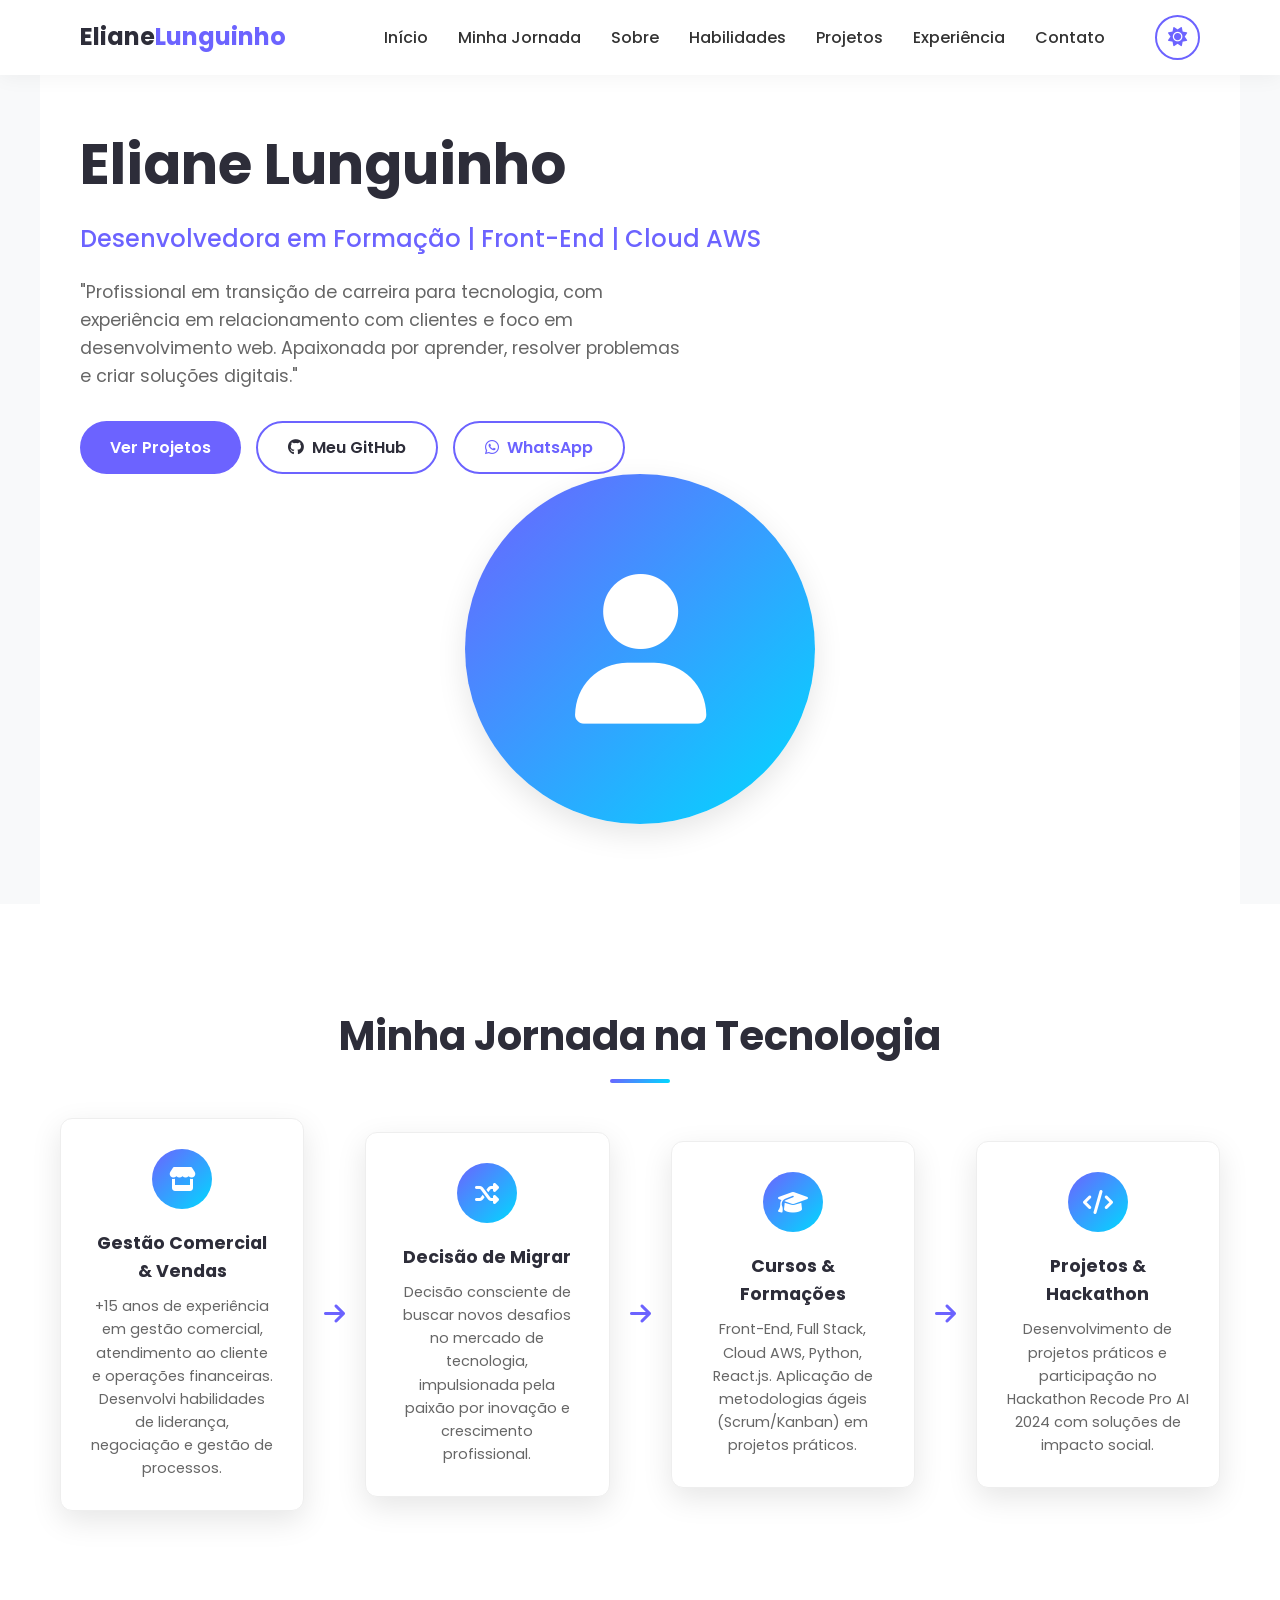
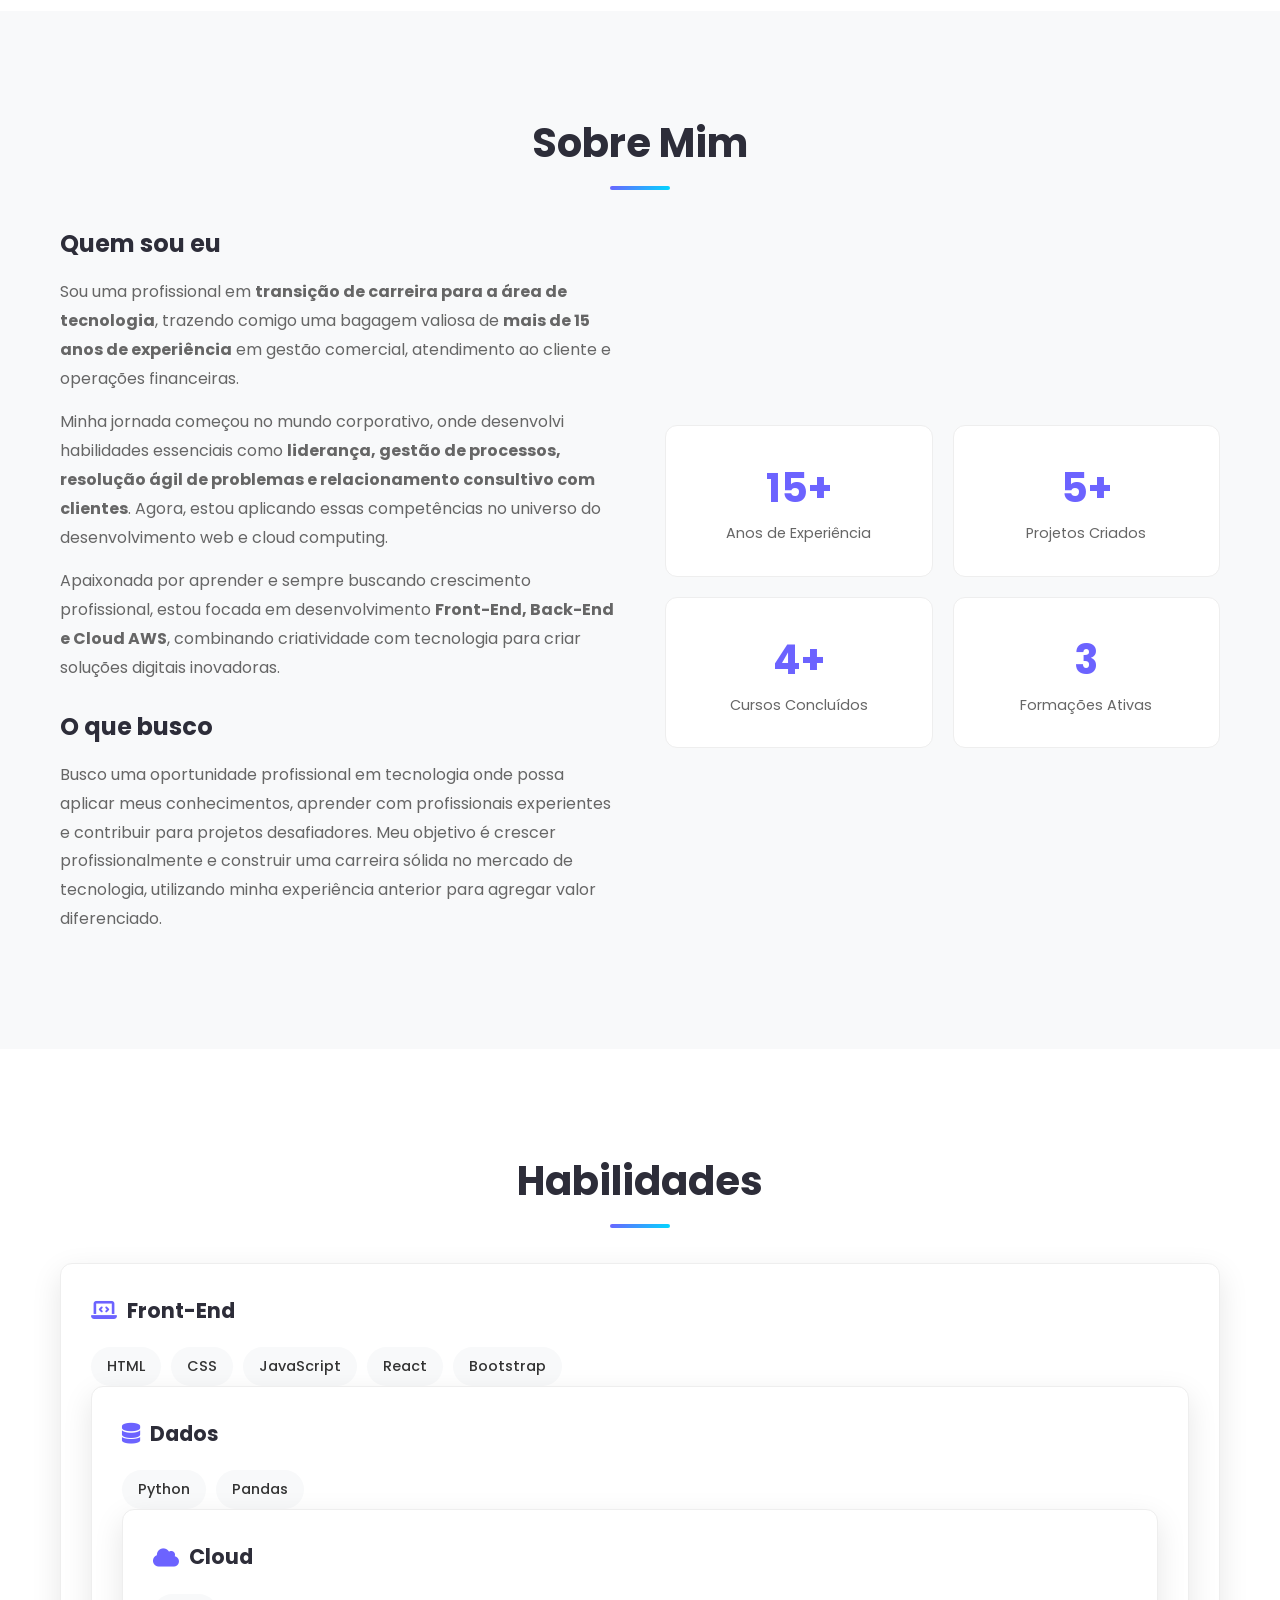
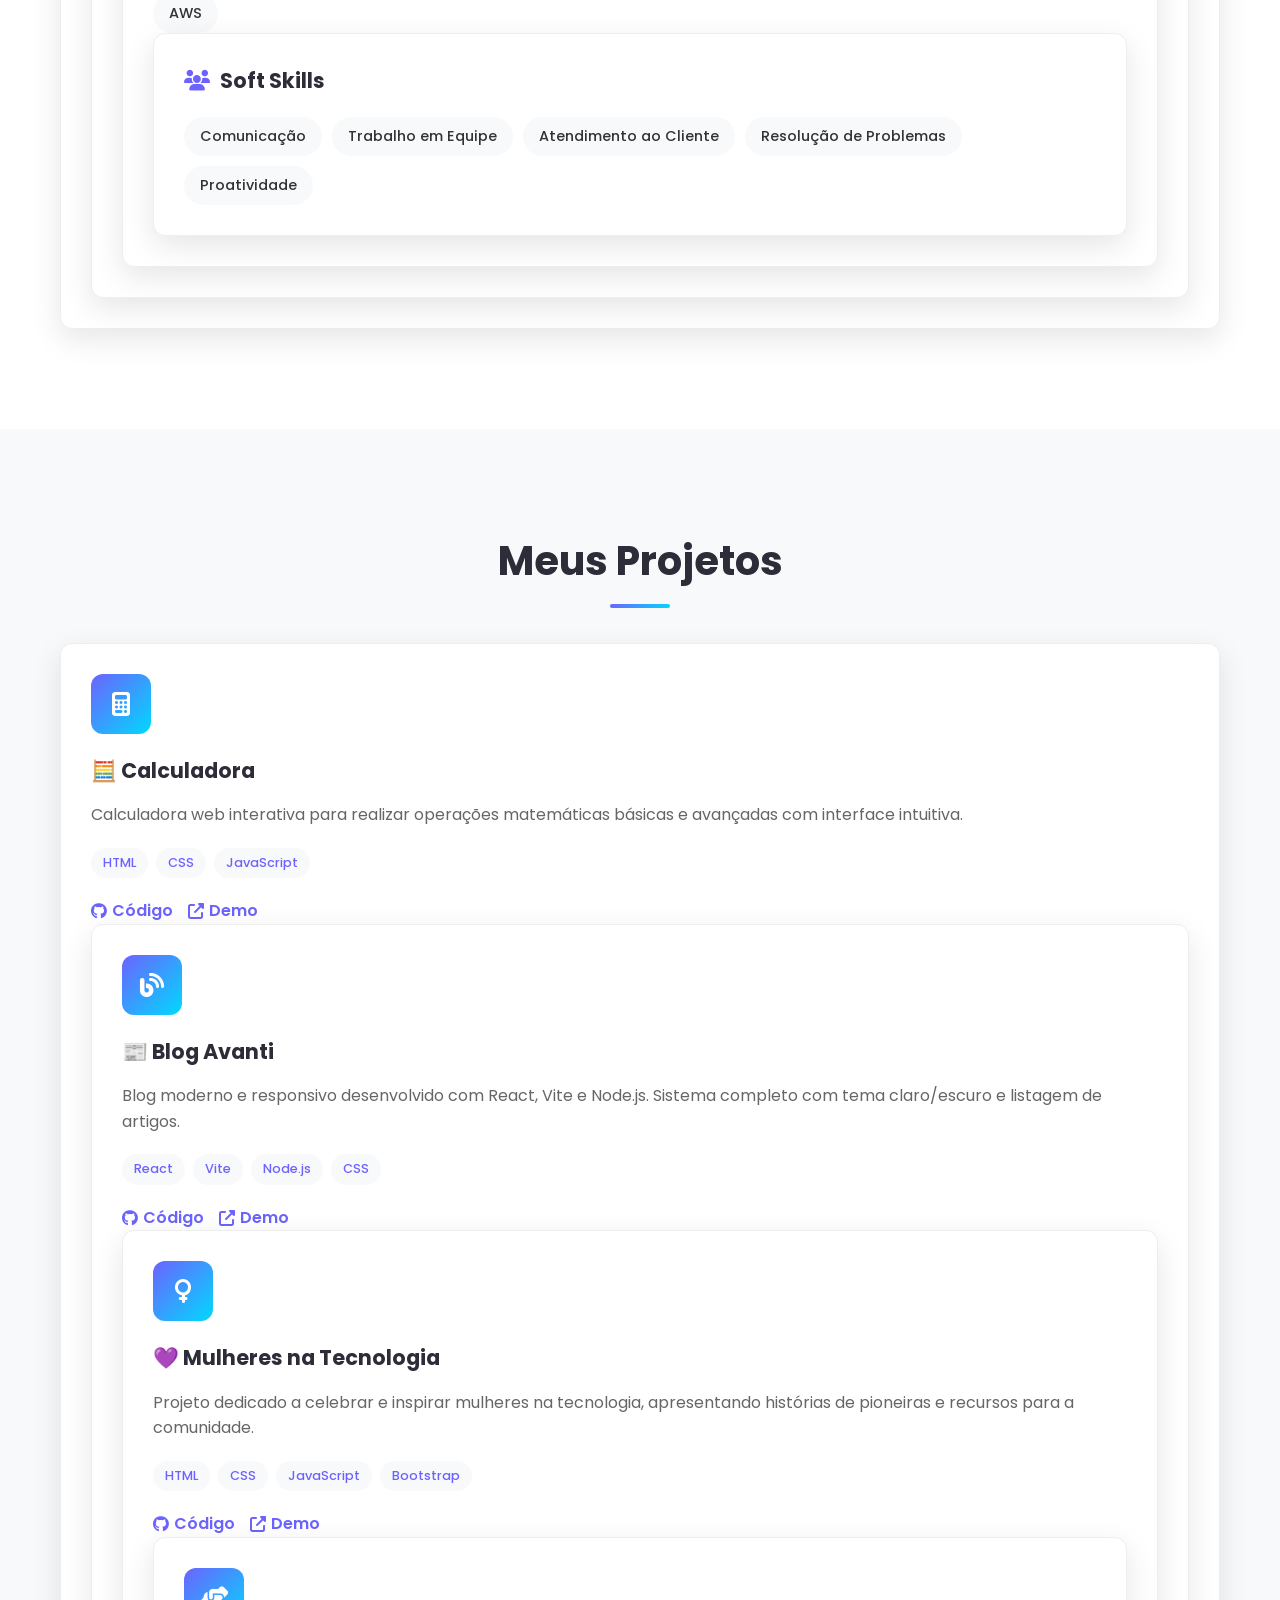
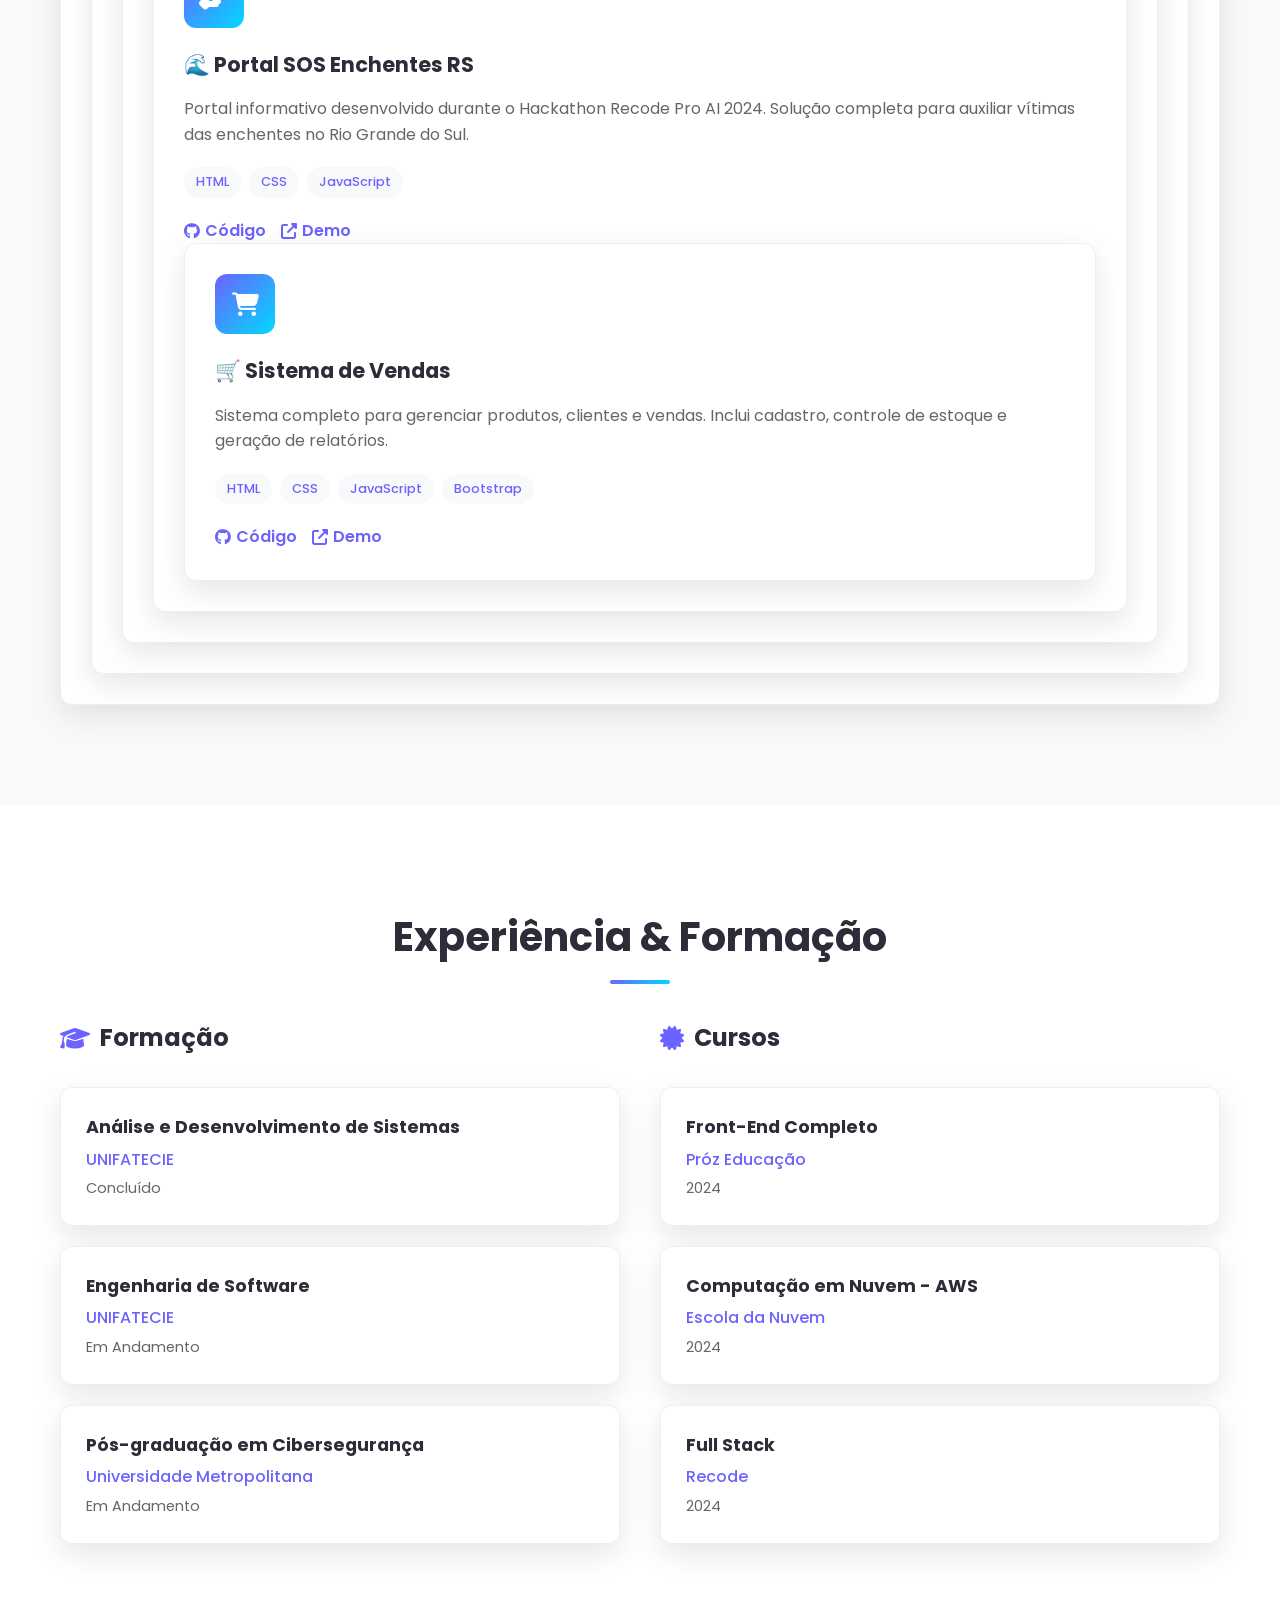
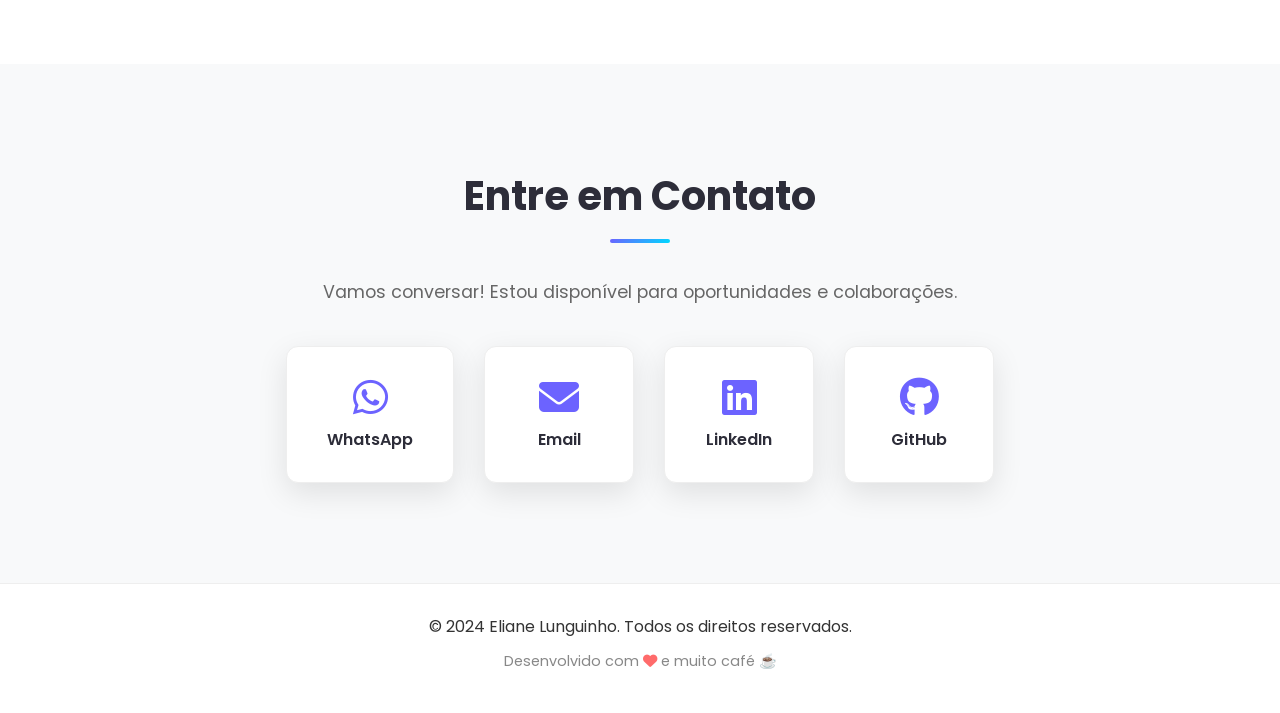
<file: index.html>
<!DOCTYPE html>
<html lang="pt-BR">
<head>
    <meta charset="UTF-8">
    <meta name="viewport" content="width=device-width, initial-scale=1.0">
    <title>Eliane Lunguinho | Desenvolvedora em Formação</title>
    <link rel="stylesheet" href="style.css">
    <link rel="preconnect" href="https://fonts.googleapis.com">
    <link rel="preconnect" href="https://fonts.gstatic.com" crossorigin>
    <link href="https://fonts.googleapis.com/css2?family=Poppins:wght@300;400;500;600;700&display=swap" rel="stylesheet">
    <link rel="stylesheet" href="https://cdnjs.cloudflare.com/ajax/libs/font-awesome/6.4.0/css/all.min.css">
</head>
<body>
    <!-- Header / Navegação -->
    <header class="header">
        <nav class="navbar">
            <div class="logo">
                <span class="logo-text">Eliane<span class="highlight">Lunguinho</span>
            </div>
            <ul class="nav-menu">
                <li><a href="#home">Início</a></li>
                <li><a href="#journey">Minha Jornada</a></li>
                <li><a href="#about">Sobre</a></li>
                <li><a href="#skills">Habilidades</a></li>
                <li><a href="#projects">Projetos</a></li>
                <li><a href="#experience">Experiência</a></li>
                <li><a href="#contact">Contato</a></li>
                <li>
                    <button class="theme-toggle" id="themeToggle" aria-label="Alternar tema">
                        <i class="fas fa-moon"></i>
                        <i class="fas fa-sun"></i>
                    </button>
                </li>
            </ul>
            <div class="hamburger">
                <span class="bar"></span>
                <span class="bar"></span>
                <span class="bar"></span>
            </div>
        </nav>
    </header>

    <!-- Hero Section -->
    <section id="home" class="hero">
        <div class="hero-content">
            <h1>Eliane Lunguinho</h1>
            <h2>Desenvolvedora em Formação | Front-End | Cloud AWS</h2>
            <p class="pitch">"Profissional em transição de carreira para tecnologia, com experiência em relacionamento com clientes e foco em desenvolvimento web. Apaixonada por aprender, resolver problemas e criar soluções digitais."</p>
            <div class="hero-buttons">
                <a href="#projects" class="btn btn-primary">Ver Projetos</a>
                <a href="https://github.com/ElianeLunguinho" target="_blank" rel="noopener noreferrer" class="btn btn-secondary"><i class="fab fa-github"></i> Meu GitHub</a>
                <a href="https://wa.me/5581987020752" target="_blank" rel="noopener noreferrer" class="btn btn-outline"><i class="fab fa-whatsapp"></i> WhatsApp</a>
            </div>
        <div class="hero-image">
            <div class="avatar-placeholder">
                <i class="fas fa-user"></i>
            </div>
    </section>

    <!-- Minha Jornada na Tecnologia -->
    <section id="journey" class="journey">
        <div class="container">
            <h2 class="section-title">Minha Jornada na Tecnologia</h2>
            <div class="journey-content">
                <div class="journey-card">
                    <div class="journey-icon">
                        <i class="fas fa-store"></i>
                    </div>
                    <h3>Gestão Comercial & Vendas</h3>
                    <p>+15 anos de experiência em gestão comercial, atendimento ao cliente e operações financeiras. Desenvolvi habilidades de liderança, negociação e gestão de processos.</p>
                </div>
                <div class="journey-arrow">
                    <i class="fas fa-arrow-right"></i>
                </div>
                <div class="journey-card">
                    <div class="journey-icon">
                        <i class="fas fa-random"></i>
                    </div>
                    <h3>Decisão de Migrar</h3>
                    <p>Decisão consciente de buscar novos desafios no mercado de tecnologia, impulsionada pela paixão por inovação e crescimento profissional.</p>
                </div>
                <div class="journey-arrow">
                    <i class="fas fa-arrow-right"></i>
                </div>
                <div class="journey-card">
                    <div class="journey-icon">
                        <i class="fas fa-graduation-cap"></i>
                    </div>
                    <h3>Cursos & Formações</h3>
                    <p>Front-End, Full Stack, Cloud AWS, Python, React.js. Aplicação de metodologias ágeis (Scrum/Kanban) em projetos práticos.</p>
                </div>
                <div class="journey-arrow">
                    <i class="fas fa-arrow-right"></i>
                </div>
                <div class="journey-card">
                    <div class="journey-icon">
                        <i class="fas fa-code"></i>
                    </div>
                    <h3>Projetos & Hackathon</h3>
                    <p>Desenvolvimento de projetos práticos e participação no Hackathon Recode Pro AI 2024 com soluções de impacto social.</p>
                </div>
        </div>
    </section>

    <!-- Sobre Mim -->
    <section id="about" class="about">
        <div class="container">
            <h2 class="section-title">Sobre Mim</h2>
            <div class="about-content">
                <div class="about-text">
                    <h3>Quem sou eu</h3>
                    <p>Sou uma profissional em <strong>transição de carreira para a área de tecnologia</strong>, trazendo comigo uma bagagem valiosa de <strong>mais de 15 anos de experiência</strong> em gestão comercial, atendimento ao cliente e operações financeiras.</p>
                    <p>Minha jornada começou no mundo corporativo, onde desenvolvi habilidades essenciais como <strong>liderança, gestão de processos, resolução ágil de problemas e relacionamento consultivo com clientes</strong>. Agora, estou aplicando essas competências no universo do desenvolvimento web e cloud computing.</p>
                    <p>Apaixonada por aprender e sempre buscando crescimento profissional, estou focada em desenvolvimento <strong>Front-End, Back-End e Cloud AWS</strong>, combinando criatividade com tecnologia para criar soluções digitais inovadoras.</p>
                    
                    <h3>O que busco</h3>
                    <p>Busco uma oportunidade profissional em tecnologia onde possa aplicar meus conhecimentos, aprender com profissionais experientes e contribuir para projetos desafiadores. Meu objetivo é crescer profissionalmente e construir uma carreira sólida no mercado de tecnologia, utilizando minha experiência anterior para agregar valor diferenciado.</p>
                </div>
                <div class="about-stats">
                    <div class="stat-item">
                        <span class="stat-number">15+</span>
                        <span class="stat-label">Anos de Experiência</span>
                    </div>
                    <div class="stat-item">
                        <span class="stat-number">5+</span>
                        <span class="stat-label">Projetos Criados</span>
                    </div>
                    <div class="stat-item">
                        <span class="stat-number">4+</span>
                        <span class="stat-label">Cursos Concluídos</span>
                    </div>
                    <div class="stat-item">
                        <span class="stat-number">3</span>
                        <span class="stat-label">Formações Ativas</span>
                    </div>
                </div>
    </section>

    <!-- Habilidades -->
    <section id="skills" class="skills">
        <div class="container">
            <h2 class="section-title">Habilidades</h2>
            <div class="skills-grid">
                <div class="skill-category">
                    <h3><i class="fas fa-laptop-code"></i> Front-End</h3>
                    <div class="skill-tags">
                        <span class="skill-tag">HTML</span>
                        <span class="skill-tag">CSS</span>
                        <span class="skill-tag">JavaScript</span>
                        <span class="skill-tag">React</span>
                        <span class="skill-tag">Bootstrap</span>
                    </div>
                <div class="skill-category">
                    <h3><i class="fas fa-database"></i> Dados</h3>
                    <div class="skill-tags">
                        <span class="skill-tag">Python</span>
                        <span class="skill-tag">Pandas</span>
                    </div>
                <div class="skill-category">
                    <h3><i class="fas fa-cloud"></i> Cloud</h3>
                    <div class="skill-tags">
                        <span class="skill-tag">AWS</span>
                    </div>
                <div class="skill-category">
                    <h3><i class="fas fa-users"></i> Soft Skills</h3>
                    <div class="skill-tags">
                        <span class="skill-tag">Comunicação</span>
                        <span class="skill-tag">Trabalho em Equipe</span>
                        <span class="skill-tag">Atendimento ao Cliente</span>
                        <span class="skill-tag">Resolução de Problemas</span>
                        <span class="skill-tag">Proatividade</span>
                    </div>
            </div>
    </section>

    <!-- Projetos -->
    <section id="projects" class="projects">
        <div class="container">
            <h2 class="section-title">Meus Projetos</h2>
            <div class="projects-grid">
                <!-- Projeto 1: Calculadora -->
                <div class="project-card">
                    <div class="project-icon">
                        <i class="fas fa-calculator"></i>
                    </div>
                    <h3>🧮 Calculadora</h3>
                    <p class="project-description">Calculadora web interativa para realizar operações matemáticas básicas e avançadas com interface intuitiva.</p>
                    <div class="project-tech">
                        <span class="tech-tag">HTML</span>
                        <span class="tech-tag">CSS</span>
                        <span class="tech-tag">JavaScript</span>
                    </div>
                    <div class="project-links">
                        <a href="https://github.com/ElianeLunguinho/calculadora-" target="_blank" rel="noopener noreferrer" class="project-link"><i class="fab fa-github"></i> Código</a>
                        <a href="https://elianelunguinho.github.io/calculadora-/" target="_blank" rel="noopener noreferrer" class="project-link"><i class="fas fa-external-link-alt"></i> Demo</a>
                    </div>

                <!-- Projeto 2: Blog Avanti -->
                <div class="project-card">
                    <div class="project-icon">
                        <i class="fas fa-blog"></i>
                    </div>
                    <h3>📰 Blog Avanti</h3>
                    <p class="project-description">Blog moderno e responsivo desenvolvido com React, Vite e Node.js. Sistema completo com tema claro/escuro e listagem de artigos.</p>
                    <div class="project-tech">
                        <span class="tech-tag">React</span>
                        <span class="tech-tag">Vite</span>
                        <span class="tech-tag">Node.js</span>
                        <span class="tech-tag">CSS</span>
                    </div>
                    <div class="project-links">
                        <a href="https://github.com/ElianeLunguinho/BLOGAVANTI" target="_blank" rel="noopener noreferrer" class="project-link"><i class="fab fa-github"></i> Código</a>
                        <a href="https://elianelunguinho.github.io/BLOGAVANTI/" target="_blank" rel="noopener noreferrer" class="project-link"><i class="fas fa-external-link-alt"></i> Demo</a>
                    </div>

                <!-- Projeto 3: Mulheres na Tecnologia -->
                <div class="project-card">
                    <div class="project-icon">
                        <i class="fas fa-venus"></i>
                    </div>
                    <h3>💜 Mulheres na Tecnologia</h3>
                    <p class="project-description">Projeto dedicado a celebrar e inspirar mulheres na tecnologia, apresentando histórias de pioneiras e recursos para a comunidade.</p>
                    <div class="project-tech">
                        <span class="tech-tag">HTML</span>
                        <span class="tech-tag">CSS</span>
                        <span class="tech-tag">JavaScript</span>
                        <span class="tech-tag">Bootstrap</span>
                    </div>
                    <div class="project-links">
                        <a href="https://github.com/ElianeLunguinho/Mulheres-na-tecnologia-projeto-reco" target="_blank" rel="noopener noreferrer" class="project-link"><i class="fab fa-github"></i> Código</a>
                        <a href="https://mulheres-na-tecnologia-projeto-reco.vercel.app/" target="_blank" rel="noopener noreferrer" class="project-link"><i class="fas fa-external-link-alt"></i> Demo</a>
                    </div>

                <!-- Projeto 5: Portal SOS Enchentes RS - Hackathon Recode -->
                <div class="project-card">
                    <div class="project-icon">
                        <i class="fas fa-hands-helping"></i>
                    </div>
                    <h3>🌊 Portal SOS Enchentes RS</h3>
                    <p class="project-description">Portal informativo desenvolvido durante o Hackathon Recode Pro AI 2024. Solução completa para auxiliar vítimas das enchentes no Rio Grande do Sul.</p>
                    <div class="project-tech">
                        <span class="tech-tag">HTML</span>
                        <span class="tech-tag">CSS</span>
                        <span class="tech-tag">JavaScript</span>
                    </div>
                    <div class="project-links">
                        <a href="https://github.com/ElianeLunguinho/Hackathon2024Recode" target="_blank" rel="noopener noreferrer" class="project-link"><i class="fab fa-github"></i> Código</a>
                        <a href="https://meu-reposit-rio-nu.vercel.app/projetos/Hackathon2024Recode/index.html" target="_blank" rel="noopener noreferrer" class="project-link"><i class="fas fa-external-link-alt"></i> Demo</a>
                    </div>

                <!-- Projeto 6: Sistema de Vendas -->
                <div class="project-card">
                    <div class="project-icon">
                        <i class="fas fa-shopping-cart"></i>
                    </div>
                    <h3>🛒 Sistema de Vendas</h3>
                    <p class="project-description">Sistema completo para gerenciar produtos, clientes e vendas. Inclui cadastro, controle de estoque e geração de relatórios.</p>
                    <div class="project-tech">
                        <span class="tech-tag">HTML</span>
                        <span class="tech-tag">CSS</span>
                        <span class="tech-tag">JavaScript</span>
                        <span class="tech-tag">Bootstrap</span>
                    </div>
                    <div class="project-links">
                        <a href="https://github.com/ElianeLunguinho/Sistema-De-Vendas" target="_blank" rel="noopener noreferrer" class="project-link"><i class="fab fa-github"></i> Código</a>
                        <a href="https://meu-reposit-rio-nu.vercel.app/projetos/Sistema-De-Vendas/index.html" target="_blank" rel="noopener noreferrer" class="project-link"><i class="fas fa-external-link-alt"></i> Demo</a>
                    </div>
            </div>
    </section>

    <!-- Experiência e Formação -->
    <section id="experience" class="experience">
        <div class="container">
            <h2 class="section-title">Experiência & Formação</h2>
            <div class="experience-grid">
                <div class="experience-column">
                    <h3><i class="fas fa-graduation-cap"></i> Formação</h3>
                    <div class="experience-item">
                        <h4>Análise e Desenvolvimento de Sistemas</h4>
                        <p class="institution">UNIFATECIE</p>
                        <p class="period">Concluído</p>
                    </div>
                    <div class="experience-item">
                        <h4>Engenharia de Software</h4>
                        <p class="institution">UNIFATECIE</p>
                        <p class="period">Em Andamento</p>
                    </div>
                    <div class="experience-item">
                        <h4>Pós-graduação em Cibersegurança</h4>
                        <p class="institution">Universidade Metropolitana</p>
                        <p class="period">Em Andamento</p>
                    </div>
                </div>
                <div class="experience-column">
                    <h3><i class="fas fa-certificate"></i> Cursos</h3>
                    <div class="experience-item">
                        <h4>Front-End Completo</h4>
                        <p class="institution">Próz Educação</p>
                        <p class="period">2024</p>
                    </div>
                    <div class="experience-item">
                        <h4>Computação em Nuvem - AWS</h4>
                        <p class="institution">Escola da Nuvem</p>
                        <p class="period">2024</p>
                    </div>
                    <div class="experience-item">
                        <h4>Full Stack</h4>
                        <p class="institution">Recode</p>
                        <p class="period">2024</p>
                    </div>
            </div>
    </section>

    <!-- Contato -->
    <section id="contact" class="contact">
        <div class="container">
            <h2 class="section-title">Entre em Contato</h2>
            <p class="contact-subtitle">Vamos conversar! Estou disponível para oportunidades e colaborações.</p>
            <div class="contact-links">
                <a href="https://wa.me/5581987020752" target="_blank" rel="noopener noreferrer" class="contact-link">
                    <i class="fab fa-whatsapp"></i>
                    <span>WhatsApp</span>
                </a>
                <a href="mailto:elianelunguinho123@gmail.com" target="_blank" rel="noopener noreferrer" class="contact-link">
                    <i class="fas fa-envelope"></i>
                    <span>Email</span>
                </a>
                <a href="https://www.linkedin.com/in/eliane-lunguinho" target="_blank" rel="noopener noreferrer" class="contact-link">
                    <i class="fab fa-linkedin"></i>
                    <span>LinkedIn</span>
                </a>
                <a href="https://github.com/ElianeLunguinho" target="_blank" rel="noopener noreferrer" class="contact-link">
                    <i class="fab fa-github"></i>
                    <span>GitHub</span>
                </a>
            </div>
        </div>
    </section>

    <!-- Footer -->
    <footer class="footer">
        <div class="container">
            <p>&copy; 2024 Eliane Lunguinho. Todos os direitos reservados.</p>
            <p class="footer-note">Desenvolvido com <i class="fas fa-heart"></i> e muito café ☕</p>
        </div>
    </footer>

    <script src="script.js"></script>
</body>
</html>
</file>
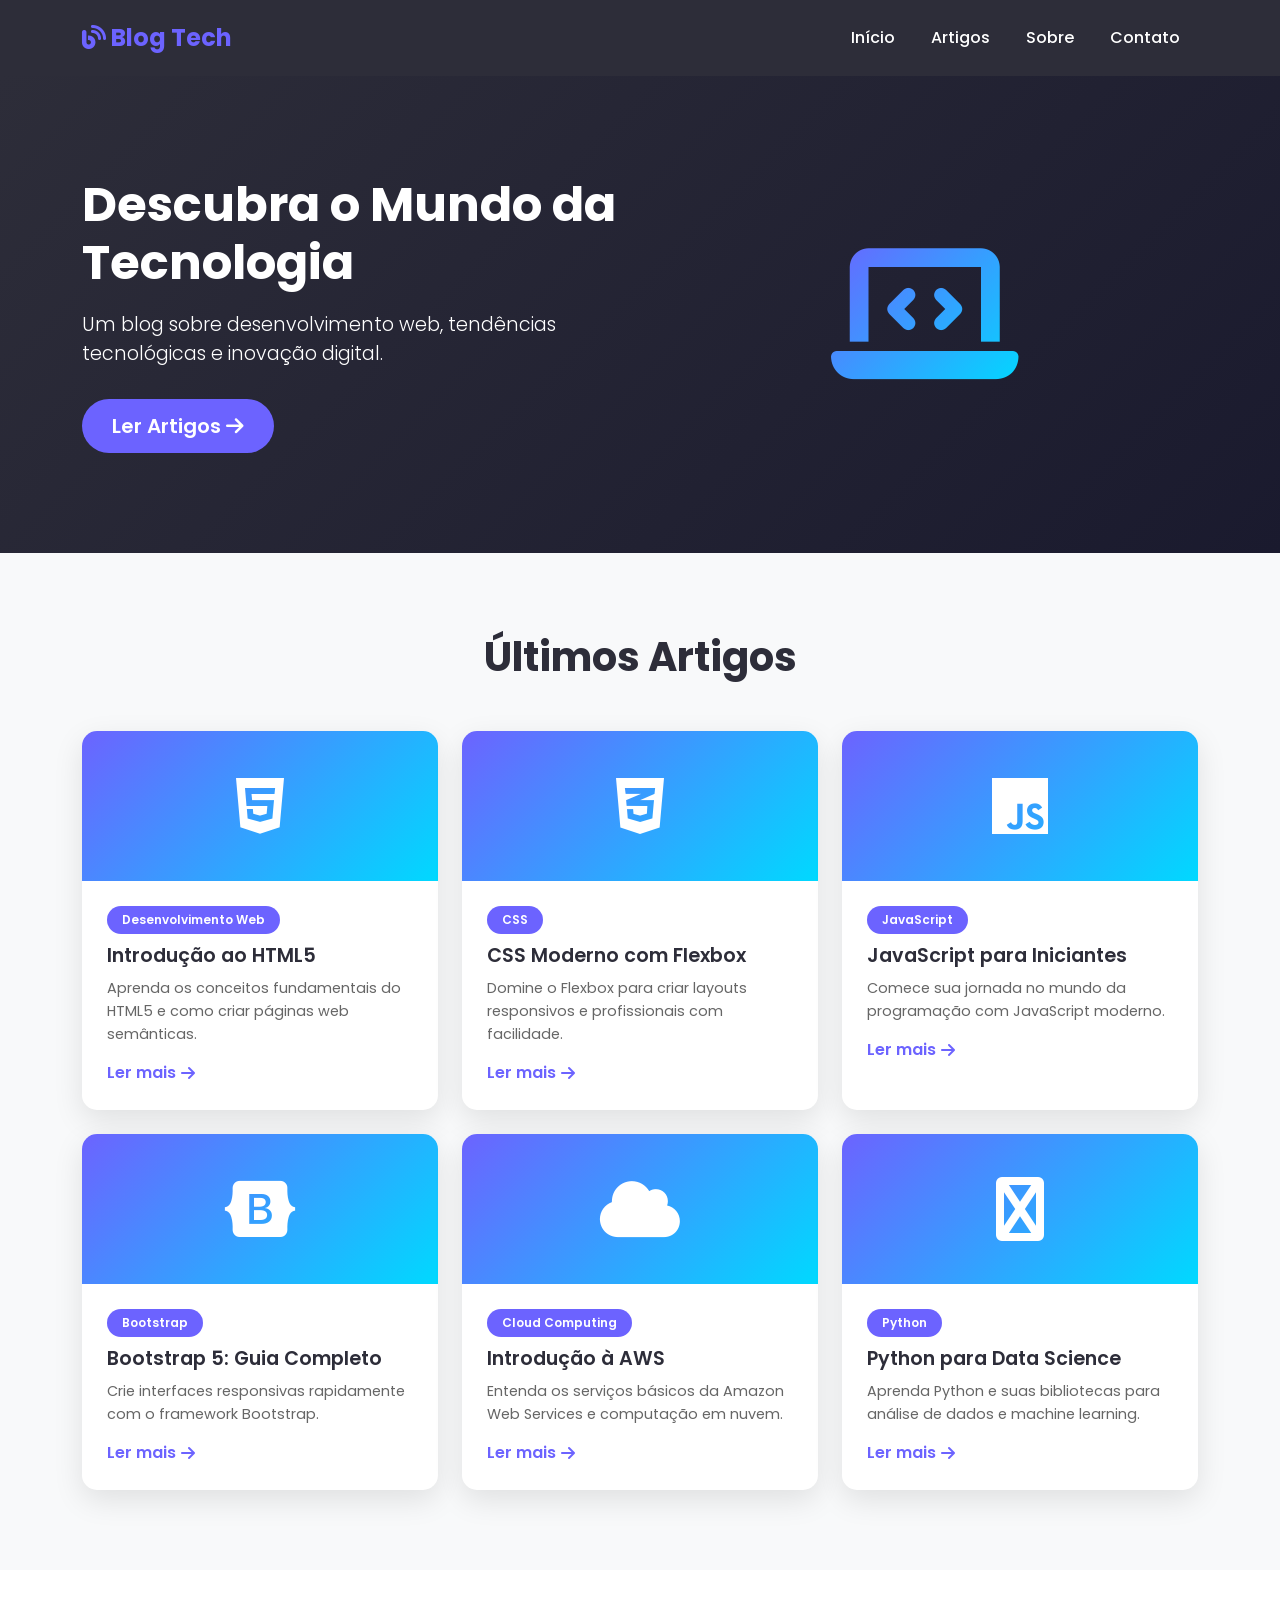
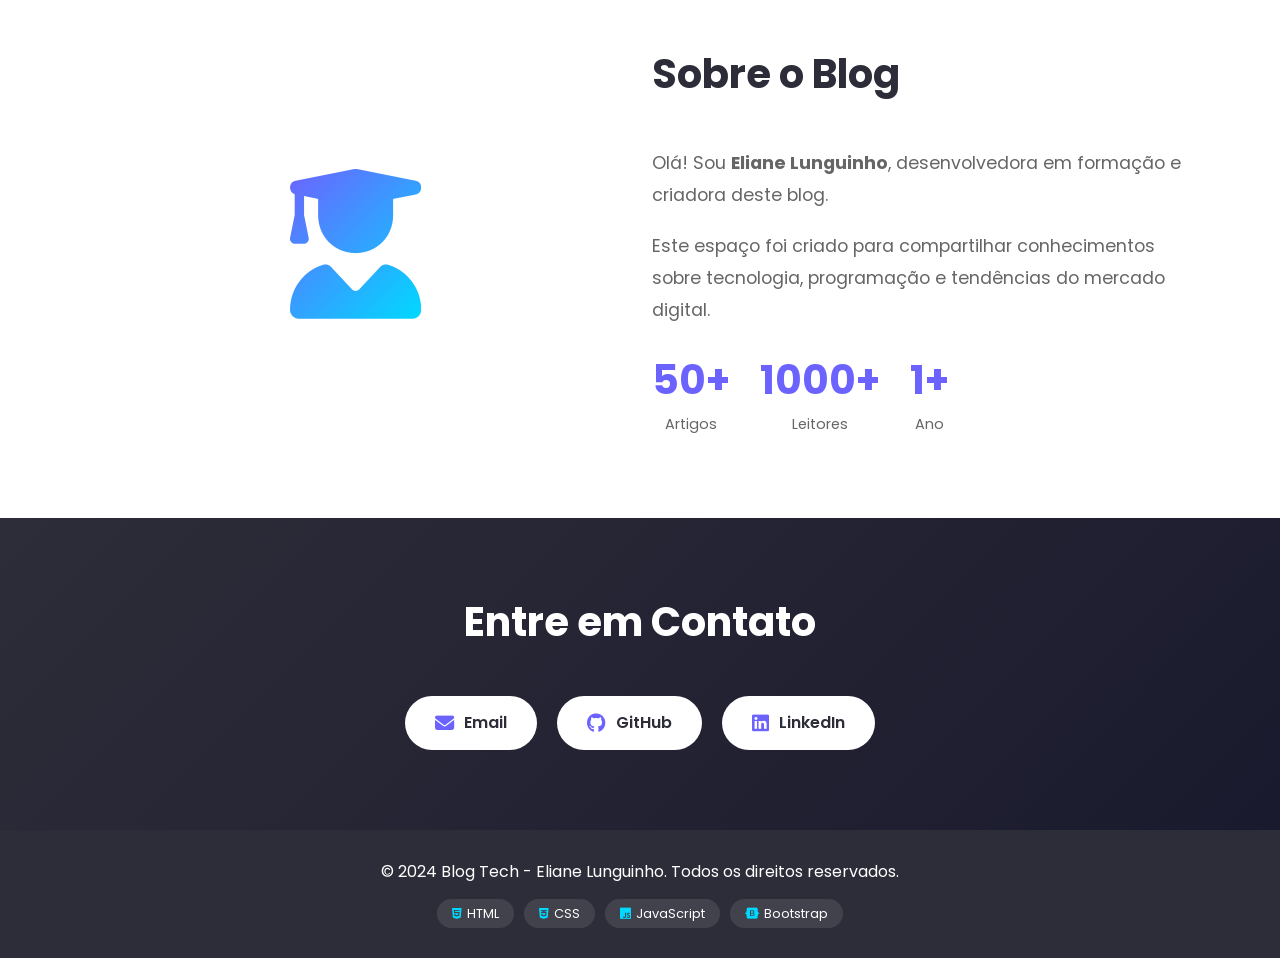
<file: projetos/BlogResponsivo/index.html>
<!DOCTYPE html>
<html lang="pt-BR">
<head>
    <meta charset="UTF-8">
    <meta name="viewport" content="width=device-width, initial-scale=1.0">
    <title>Blog Tech | Eliane Lunguinho</title>
    <link href="https://cdn.jsdelivr.net/npm/bootstrap@5.3.0/dist/css/bootstrap.min.css" rel="stylesheet">
    <link rel="preconnect" href="https://fonts.googleapis.com">
    <link rel="preconnect" href="https://fonts.gstatic.com" crossorigin>
    <link href="https://fonts.googleapis.com/css2?family=Poppins:wght@300;400;500;600;700&display=swap" rel="stylesheet">
    <link rel="stylesheet" href="https://cdnjs.cloudflare.com/ajax/libs/font-awesome/6.4.0/css/all.min.css">
    <link rel="stylesheet" href="style.css">
</head>
<body>
    <!-- Navigation -->
    <nav class="navbar navbar-expand-lg navbar-dark">
        <div class="container">
            <a class="navbar-brand" href="#"><i class="fas fa-blog"></i> Blog Tech</a>
            <button class="navbar-toggler" type="button" data-bs-toggle="collapse" data-bs-target="#navbarNav">
                <span class="navbar-toggler-icon"></span>
            </button>
            <div class="collapse navbar-collapse" id="navbarNav">
                <ul class="navbar-nav ms-auto">
                    <li class="nav-item"><a class="nav-link" href="#home">Início</a></li>
                    <li class="nav-item"><a class="nav-link" href="#artigos">Artigos</a></li>
                    <li class="nav-item"><a class="nav-link" href="#sobre">Sobre</a></li>
                    <li class="nav-item"><a class="nav-link" href="#contato">Contato</a></li>
                </ul>
            </div>
        </div>
    </nav>

    <!-- Hero Section -->
    <header id="home" class="hero-section">
        <div class="container">
            <div class="row align-items-center">
                <div class="col-lg-6">
                    <h1 class="display-3 fw-bold">Descubra o Mundo da Tecnologia</h1>
                    <p class="lead">Um blog sobre desenvolvimento web, tendências tecnológicas e inovação digital.</p>
                    <a href="#artigos" class="btn btn-primary btn-lg">Ler Artigos <i class="fas fa-arrow-right"></i></a>
                </div>
                <div class="col-lg-6">
                    <div class="hero-illustration">
                        <i class="fas fa-laptop-code"></i>
                    </div>
                </div>
            </div>
        </div>
    </header>

    <!-- Artigos Section -->
    <section id="artigos" class="artigos-section">
        <div class="container">
            <h2 class="section-title">Últimos Artigos</h2>
            <div class="row g-4">
                <!-- Artigo 1 -->
                <div class="col-md-6 col-lg-4">
                    <div class="card article-card">
                        <div class="card-img-top">
                            <i class="fab fa-html5"></i>
                        </div>
                        <div class="card-body">
                            <span class="category">Desenvolvimento Web</span>
                            <h5 class="card-title">Introdução ao HTML5</h5>
                            <p class="card-text">Aprenda os conceitos fundamentais do HTML5 e como criar páginas web semânticas.</p>
                            <a href="#" class="read-more">Ler mais <i class="fas fa-arrow-right"></i></a>
                        </div>
                    </div>
                </div>
                
                <!-- Artigo 2 -->
                <div class="col-md-6 col-lg-4">
                    <div class="card article-card">
                        <div class="card-img-top">
                            <i class="fab fa-css3-alt"></i>
                        </div>
                        <div class="card-body">
                            <span class="category">CSS</span>
                            <h5 class="card-title">CSS Moderno com Flexbox</h5>
                            <p class="card-text">Domine o Flexbox para criar layouts responsivos e profissionais com facilidade.</p>
                            <a href="#" class="read-more">Ler mais <i class="fas fa-arrow-right"></i></a>
                        </div>
                    </div>
                </div>
                
                <!-- Artigo 3 -->
                <div class="col-md-6 col-lg-4">
                    <div class="card article-card">
                        <div class="card-img-top">
                            <i class="fab fa-js"></i>
                        </div>
                        <div class="card-body">
                            <span class="category">JavaScript</span>
                            <h5 class="card-title">JavaScript para Iniciantes</h5>
                            <p class="card-text">Comece sua jornada no mundo da programação com JavaScript moderno.</p>
                            <a href="#" class="read-more">Ler mais <i class="fas fa-arrow-right"></i></a>
                        </div>
                    </div>
                </div>
                
                <!-- Artigo 4 -->
                <div class="col-md-6 col-lg-4">
                    <div class="card article-card">
                        <div class="card-img-top">
                            <i class="fab fa-bootstrap"></i>
                        </div>
                        <div class="card-body">
                            <span class="category">Bootstrap</span>
                            <h5 class="card-title">Bootstrap 5: Guia Completo</h5>
                            <p class="card-text">Crie interfaces responsivas rapidamente com o framework Bootstrap.</p>
                            <a href="#" class="read-more">Ler mais <i class="fas fa-arrow-right"></i></a>
                        </div>
                    </div>
                </div>
                
                <!-- Artigo 5 -->
                <div class="col-md-6 col-lg-4">
                    <div class="card article-card">
                        <div class="card-img-top">
                            <i class="fas fa-cloud"></i>
                        </div>
                        <div class="card-body">
                            <span class="category">Cloud Computing</span>
                            <h5 class="card-title">Introdução à AWS</h5>
                            <p class="card-text">Entenda os serviços básicos da Amazon Web Services e computação em nuvem.</p>
                            <a href="#" class="read-more">Ler mais <i class="fas fa-arrow-right"></i></a>
                        </div>
                    </div>
                </div>
                
                <!-- Artigo 6 -->
                <div class="col-md-6 col-lg-4">
                    <div class="card article-card">
                        <div class="card-img-top">
                            <i class="fas fa-python"></i>
                        </div>
                        <div class="card-body">
                            <span class="category">Python</span>
                            <h5 class="card-title">Python para Data Science</h5>
                            <p class="card-text">Aprenda Python e suas bibliotecas para análise de dados e machine learning.</p>
                            <a href="#" class="read-more">Ler mais <i class="fas fa-arrow-right"></i></a>
                        </div>
                    </div>
                </div>
            </div>
        </div>
    </section>

    <!-- Sobre Section -->
    <section id="sobre" class="sobre-section">
        <div class="container">
            <div class="row align-items-center">
                <div class="col-lg-6">
                    <div class="sobre-img">
                        <i class="fas fa-user-graduate"></i>
                    </div>
                </div>
                <div class="col-lg-6">
                    <h2 class="section-title text-start">Sobre o Blog</h2>
                    <p>Olá! Sou <strong>Eliane Lunguinho</strong>, desenvolvedora em formação e criadora deste blog.</p>
                    <p>Este espaço foi criado para compartilhar conhecimentos sobre tecnologia, programação e tendências do mercado digital.</p>
                    <div class="sobre-stats">
                        <div class="stat">
                            <h3>50+</h3>
                            <p>Artigos</p>
                        </div>
                        <div class="stat">
                            <h3>1000+</h3>
                            <p>Leitores</p>
                        </div>
                        <div class="stat">
                            <h3>1+</h3>
                            <p>Ano</p>
                        </div>
                    </div>
                </div>
            </div>
        </div>
    </section>

    <!-- Contato Section -->
    <section id="contato" class="contato-section">
        <div class="container">
            <h2 class="section-title">Entre em Contato</h2>
            <div class="row justify-content-center">
                <div class="col-lg-8">
                    <div class="contact-links">
                        <a href="../../index.html#contact" class="contact-btn">
                            <i class="fas fa-envelope"></i> Email
                        </a>
                        <a href="https://github.com/ElianeLunguinho" target="_blank" class="contact-btn">
                            <i class="fab fa-github"></i> GitHub
                        </a>
                        <a href="https://linkedin.com" target="_blank" class="contact-btn">
                            <i class="fab fa-linkedin"></i> LinkedIn
                        </a>
                    </div>
                </div>
            </div>
        </div>
    </section>

    <!-- Footer -->
    <footer class="footer">
        <div class="container">
            <p>&copy; 2024 Blog Tech - Eliane Lunguinho. Todos os direitos reservados.</p>
            <div class="tech-footer">
                <span class="tech-badge"><i class="fab fa-html5"></i> HTML</span>
                <span class="tech-badge"><i class="fab fa-css3-alt"></i> CSS</span>
                <span class="tech-badge"><i class="fab fa-js"></i> JavaScript</span>
                <span class="tech-badge"><i class="fab fa-bootstrap"></i> Bootstrap</span>
            </div>
        </div>
    </footer>

    <script src="https://cdn.jsdelivr.net/npm/bootstrap@5.3.0/dist/js/bootstrap.bundle.min.js"></script>
    <script src="script.js"></script>
</body>
</html>
</file>
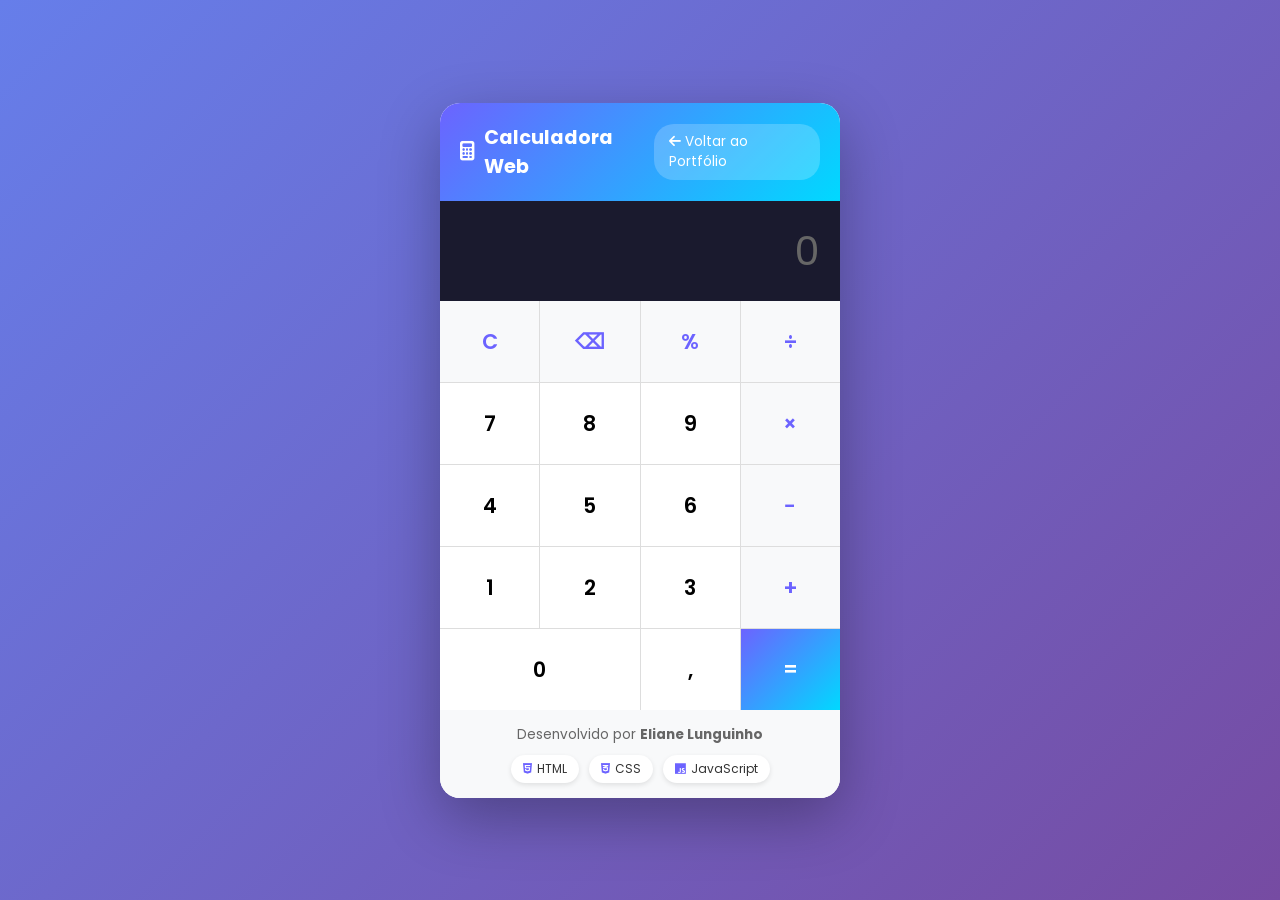
<file: projetos/CalculadoraWeb/index.html>
<!DOCTYPE html>
<html lang="pt-BR">
<head>
    <meta charset="UTF-8">
    <meta name="viewport" content="width=device-width, initial-scale=1.0">
    <title>Calculadora Web | Eliane Lunguinho</title>
    <link rel="stylesheet" href="style.css">
    <link rel="preconnect" href="https://fonts.googleapis.com">
    <link rel="preconnect" href="https://fonts.gstatic.com" crossorigin>
    <link href="https://fonts.googleapis.com/css2?family=Poppins:wght@400;600;700&display=swap" rel="stylesheet">
    <link rel="stylesheet" href="https://cdnjs.cloudflare.com/ajax/libs/font-awesome/6.4.0/css/all.min.css">
</head>
<body>
    <div class="calculator">
        <div class="calculator-header">
            <h1><i class="fas fa-calculator"></i> Calculadora Web</h1>
            <a href="../../index.html#projects" class="back-link"><i class="fas fa-arrow-left"></i> Voltar ao Portfólio</a>
        </div>
        
        <div class="display">
            <input type="text" id="display" readonly placeholder="0">
        </div>
        
        <div class="buttons">
            <button class="btn operator" onclick="clearDisplay()">C</button>
            <button class="btn operator" onclick="deleteLast()">⌫</button>
            <button class="btn operator" onclick="appendOperator('%')">%</button>
            <button class="btn operator" onclick="appendOperator('/')">÷</button>
            
            <button class="btn" onclick="appendNumber('7')">7</button>
            <button class="btn" onclick="appendNumber('8')">8</button>
            <button class="btn" onclick="appendNumber('9')">9</button>
            <button class="btn operator" onclick="appendOperator('*')">×</button>
            
            <button class="btn" onclick="appendNumber('4')">4</button>
            <button class="btn" onclick="appendNumber('5')">5</button>
            <button class="btn" onclick="appendNumber('6')">6</button>
            <button class="btn operator" onclick="appendOperator('-')">−</button>
            
            <button class="btn" onclick="appendNumber('1')">1</button>
            <button class="btn" onclick="appendNumber('2')">2</button>
            <button class="btn" onclick="appendNumber('3')">3</button>
            <button class="btn operator" onclick="appendOperator('+')">+</button>
            
            <button class="btn zero" onclick="appendNumber('0')">0</button>
            <button class="btn" onclick="appendDecimal()">,</button>
            <button class="btn equals" onclick="calculate()">=</button>
        </div>
        
        <div class="calculator-footer">
            <p>Desenvolvido por <strong>Eliane Lunguinho</strong></p>
            <div class="tech-icons">
                <span class="tech-badge"><i class="fab fa-html5"></i> HTML</span>
                <span class="tech-badge"><i class="fab fa-css3-alt"></i> CSS</span>
                <span class="tech-badge"><i class="fab fa-js"></i> JavaScript</span>
            </div>
        </div>
    </div>

    <script src="script.js"></script>
</body>
</html>
</file>
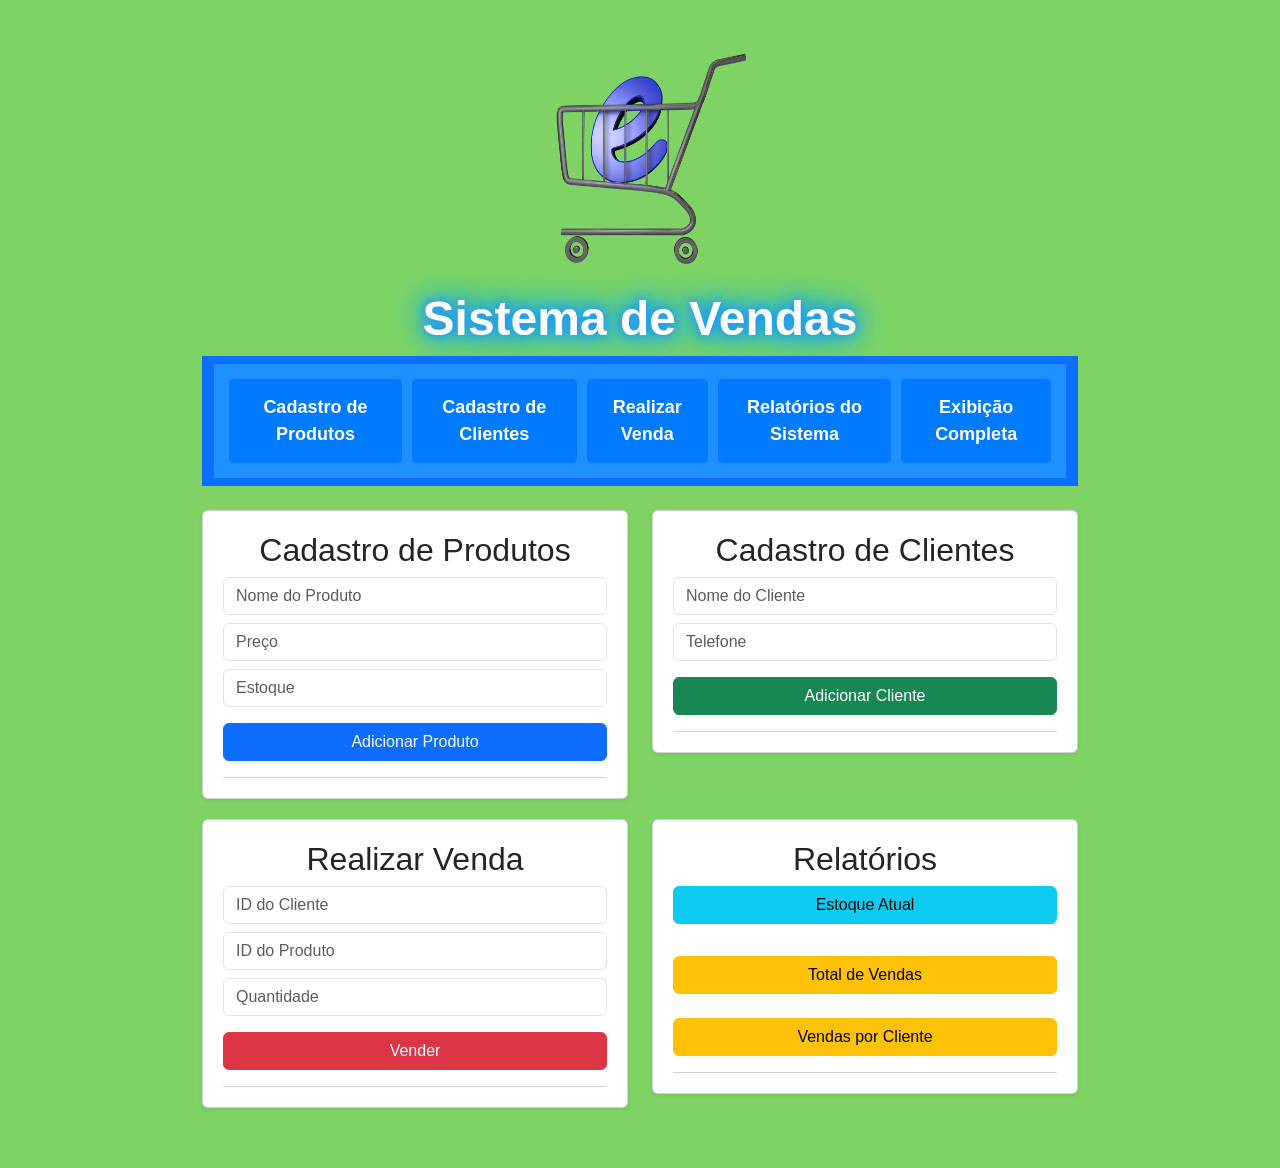
<file: projetos/Sistema-De-Vendas/index.html>
<!DOCTYPE html>
<html lang="pt-br">
<head>
    <meta charset="UTF-8">
    <meta name="viewport" content="width=device-width, initial-scale=1.0">
    <title>Sistema de Vendas</title>
    
    <!-- Bootstrap CSS -->
    <link href="https://cdn.jsdelivr.net/npm/bootstrap@5.3.0/dist/css/bootstrap.min.css" rel="stylesheet">
    <link rel="stylesheet" href="src/style/style.css">

    <script src="src/js/app.js" defer></script>

    <style>
   
    </style>
</head>
<body>

    <div class="container">
        <h1 class="title"><img id="logo" src="src/img/shopping.png" alt=""srcset=""> <br> Sistema de Vendas</h1>


        <nav class="navbar navbar-expand-lg navbar-dark bg-primary">
            <div class="container-fluid">
              <!-- <a class="navbar-brand" href="#">Sistema de Vendas</a> -->
              <button class="navbar-toggler" type="button" data-bs-toggle="collapse" data-bs-target="#navbarNav" aria-controls="navbarNav" aria-expanded="false" aria-label="Alternar navegação">
                <span class="navbar-toggler-icon"></span>
              </button>
              <div class="collapse navbar-collapse" id="navbarNav">
                <ul class="navbar-nav menu">
                  <li class="nav-item">
                    <a class="nav-link" href="cadastro_produtos.html">Cadastro de Produtos</a>
                  </li>
                  <li class="nav-item">
                    <a class="nav-link" href="cadastro_clientes.html">Cadastro de Clientes</a>
                  </li>
                  <li class="nav-item">
                    <a class="nav-link" href="realizar_venda.html">Realizar Venda</a>
                  </li>
                  <li class="nav-item">
                    <a class="nav-link" href="relatorios.html">Relatórios do Sistema</a>
                  </li>
                  <li class="nav-item">
                    <a class="nav-link" href="index.html">Exibição Completa</a>
                  </li>
                </ul>
              </div>
            </div>
          </nav><br>


        <div class="row">
            <!-- Cadastro de Produtos -->
            <div class="col-md-6">
                <div class="card shadow-sm">
                    <h2 class="text-center">Cadastro de Produtos</h2>
                    <div class="mb-2">
                        <input type="text" id="produtoNome" class="form-control" placeholder="Nome do Produto">
                    </div>
                    <div class="mb-2">
                        <input type="number" id="produtoPreco" class="form-control" placeholder="Preço">
                    </div>
                    <div class="mb-3">
                        <input type="number" id="produtoEstoque" class="form-control" placeholder="Estoque">
                    </div>
                    <button class="btn btn-primary" onclick="addProduto()">Adicionar Produto</button>
                    <ul id="listaProdutos" class="mt-3 list-group"></ul>
                </div>
            </div>

            <!-- Cadastro de Clientes -->
            <div class="col-md-6">
                <div class="card shadow-sm">
                    <h2 class="text-center">Cadastro de Clientes</h2>
                    <div class="mb-2">
                        <input type="text" id="clienteNome" class="form-control" placeholder="Nome do Cliente">
                    </div>
                    <div class="mb-3">
                        <input type="text" id="clienteTelefone" class="form-control" placeholder="Telefone">
                    </div>
                    <button class="btn btn-success" onclick="addCliente()">Adicionar Cliente</button>
                    <ul id="listaClientes" class="mt-3 list-group"></ul>
                </div>
            </div>
        </div>

        <div class="row">
            <!-- Realizar Venda -->
            <div class="col-md-6">
                <div class="card shadow-sm">
                    <h2 class="text-center">Realizar Venda</h2>
                    <div class="mb-2">
                        <input type="number" id="vendaClienteId" class="form-control" placeholder="ID do Cliente">
                    </div>
                    <div class="mb-2">
                        <input type="number" id="vendaProdutoId" class="form-control" placeholder="ID do Produto">
                    </div>
                    <div class="mb-3">
                        <input type="number" id="vendaQuantidade" class="form-control" placeholder="Quantidade">
                    </div>
                    <button class="btn btn-danger" onclick="realizarVenda()">Vender</button>
                    <ul id="listaVendas" class="mt-3 list-group"></ul>
                </div>
            </div>

            <!-- Relatórios -->
            <div class="col-md-6">
                <div class="card shadow-sm">
                    <h2 class="text-center">Relatórios</h2>
                    <button class="btn btn-info mb-2" onclick="estoqueAtual()">Estoque Atual</button><br>
                    <button class="btn btn-warning" onclick="exibirVendas()">Total de Vendas</button><br>
                    <button class="btn btn-warning" onclick="relatorioVendasPorCliente()">Vendas por Cliente</button>
                    <ul id="relatorio" class="mt-3 list-group"></ul>
                </div>
            </div>
        </div>
    </div>

    <!-- Bootstrap JS -->
    <script src="https://cdn.jsdelivr.net/npm/bootstrap@5.3.0/dist/js/bootstrap.bundle.min.js"></script>



</body>
</html>
</file>
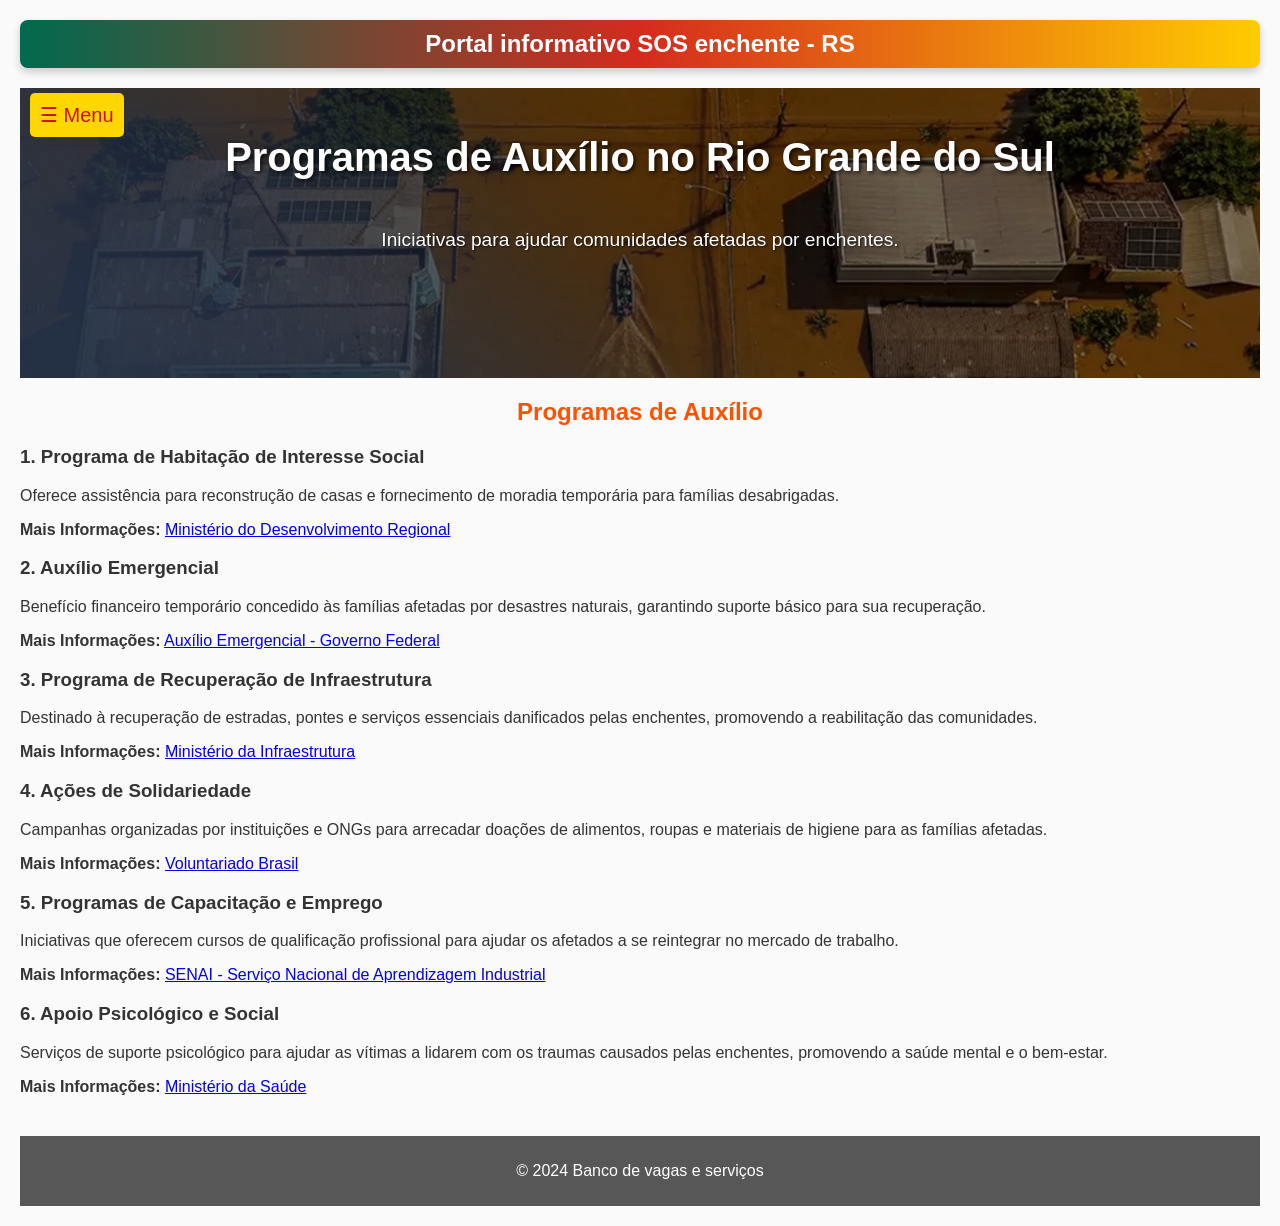
<file: projetos/Hackathon2024Recode/auxilio.html>
<!DOCTYPE html>
<html lang="pt-br">
<head>
    <meta charset="UTF-8">
    <meta name="viewport" content="width=device-width, initial-scale=1.0">
    <title>Portal Informativo</title>
    <link rel="stylesheet" href="style.css">
</head>
<body>
    <a href="index.html" class="home-button">Portal informativo SOS enchente - RS</a>
<header>
    <h1>Programas de Auxílio no Rio Grande do Sul</h1>
    <p>Iniciativas para ajudar comunidades afetadas por enchentes.</p>

    <!-- Botão de Menu -->
   <button class="menu-button" onclick="toggleMenu()">☰ Menu</button>
   <div class="menu" id="menu">
       <a class="menu-link" href="index.html">Página Inicial</a>
       <a class="menu-link" href="monitoramento.html">Sistema de Monitoramento</a>
       <a class="menu-link" href="preventiva.html">Prevenção e Proteção</a>
       <a class="menu-link" href="infraestrutura.html">Sistema de Drenagem</a>
       <a class="menu-link" href="SistemadeAlarme.html">Sistema de Alarme</a>
       <a class="menu-link" href="auxilio.html">Programas de Auxílio</a>
       <a class="menu-link" href="central.html">Central de Ajuda</a>
       <a class="menu-link" href="vagas.html">Banco de Vagas</a>
       <a class="menu-link" href="market.html">Hope Market</a>
    </div>
</header>

    

    <!-- Seção de Programas de Auxílio -->
    <h2>Programas de Auxílio</h2>
    <section class="aid-programs">
        <!-- <h2>Programas de Auxílio</h2> -->
        
        <div class="program-item">
            <h3>1. Programa de Habitação de Interesse Social</h3>
            <p>Oferece assistência para reconstrução de casas e fornecimento de moradia temporária para famílias desabrigadas.</p>
            <p><strong>Mais Informações:</strong> <a href="https://www.gov.br/mdr/pt-br/assuntos/habitacao" target="_blank">Ministério do Desenvolvimento Regional</a></p>
        </div>

        <div class="program-item">
            <h3>2. Auxílio Emergencial</h3>
            <p>Benefício financeiro temporário concedido às famílias afetadas por desastres naturais, garantindo suporte básico para sua recuperação.</p>
            <p><strong>Mais Informações:</strong> <a href="https://www.gov.br/cidadania/pt-br/assistencia-social/auxilio-emergencial" target="_blank">Auxílio Emergencial - Governo Federal</a></p>
        </div>

        <div class="program-item">
            <h3>3. Programa de Recuperação de Infraestrutura</h3>
            <p>Destinado à recuperação de estradas, pontes e serviços essenciais danificados pelas enchentes, promovendo a reabilitação das comunidades.</p>
            <p><strong>Mais Informações:</strong> <a href="https://www.gov.br/infraestrutura/pt-br" target="_blank">Ministério da Infraestrutura</a></p>
        </div>

        <div class="program-item">
            <h3>4. Ações de Solidariedade</h3>
            <p>Campanhas organizadas por instituições e ONGs para arrecadar doações de alimentos, roupas e materiais de higiene para as famílias afetadas.</p>
            <p><strong>Mais Informações:</strong> <a href="https://www.voluntariadobrasil.com.br/" target="_blank">Voluntariado Brasil</a></p>
        </div>

        <div class="program-item">
            <h3>5. Programas de Capacitação e Emprego</h3>
            <p>Iniciativas que oferecem cursos de qualificação profissional para ajudar os afetados a se reintegrar no mercado de trabalho.</p>
            <p><strong>Mais Informações:</strong> <a href="https://www.senai.br/" target="_blank">SENAI - Serviço Nacional de Aprendizagem Industrial</a></p>
        </div>

        <div class="program-item">
            <h3>6. Apoio Psicológico e Social</h3>
            <p>Serviços de suporte psicológico para ajudar as vítimas a lidarem com os traumas causados pelas enchentes, promovendo a saúde mental e o bem-estar.</p>
            <p><strong>Mais Informações:</strong> <a href="https://www.gov.br/saude/pt-br" target="_blank">Ministério da Saúde</a></p>
        </div>
    </section>

<footer>
    <p>&copy; 2024 Banco de vagas e serviços</p>
</footer>


<!-- Script para chamar o javascript -->
<script src="script.js"></script>
</body>
</html>
</file>
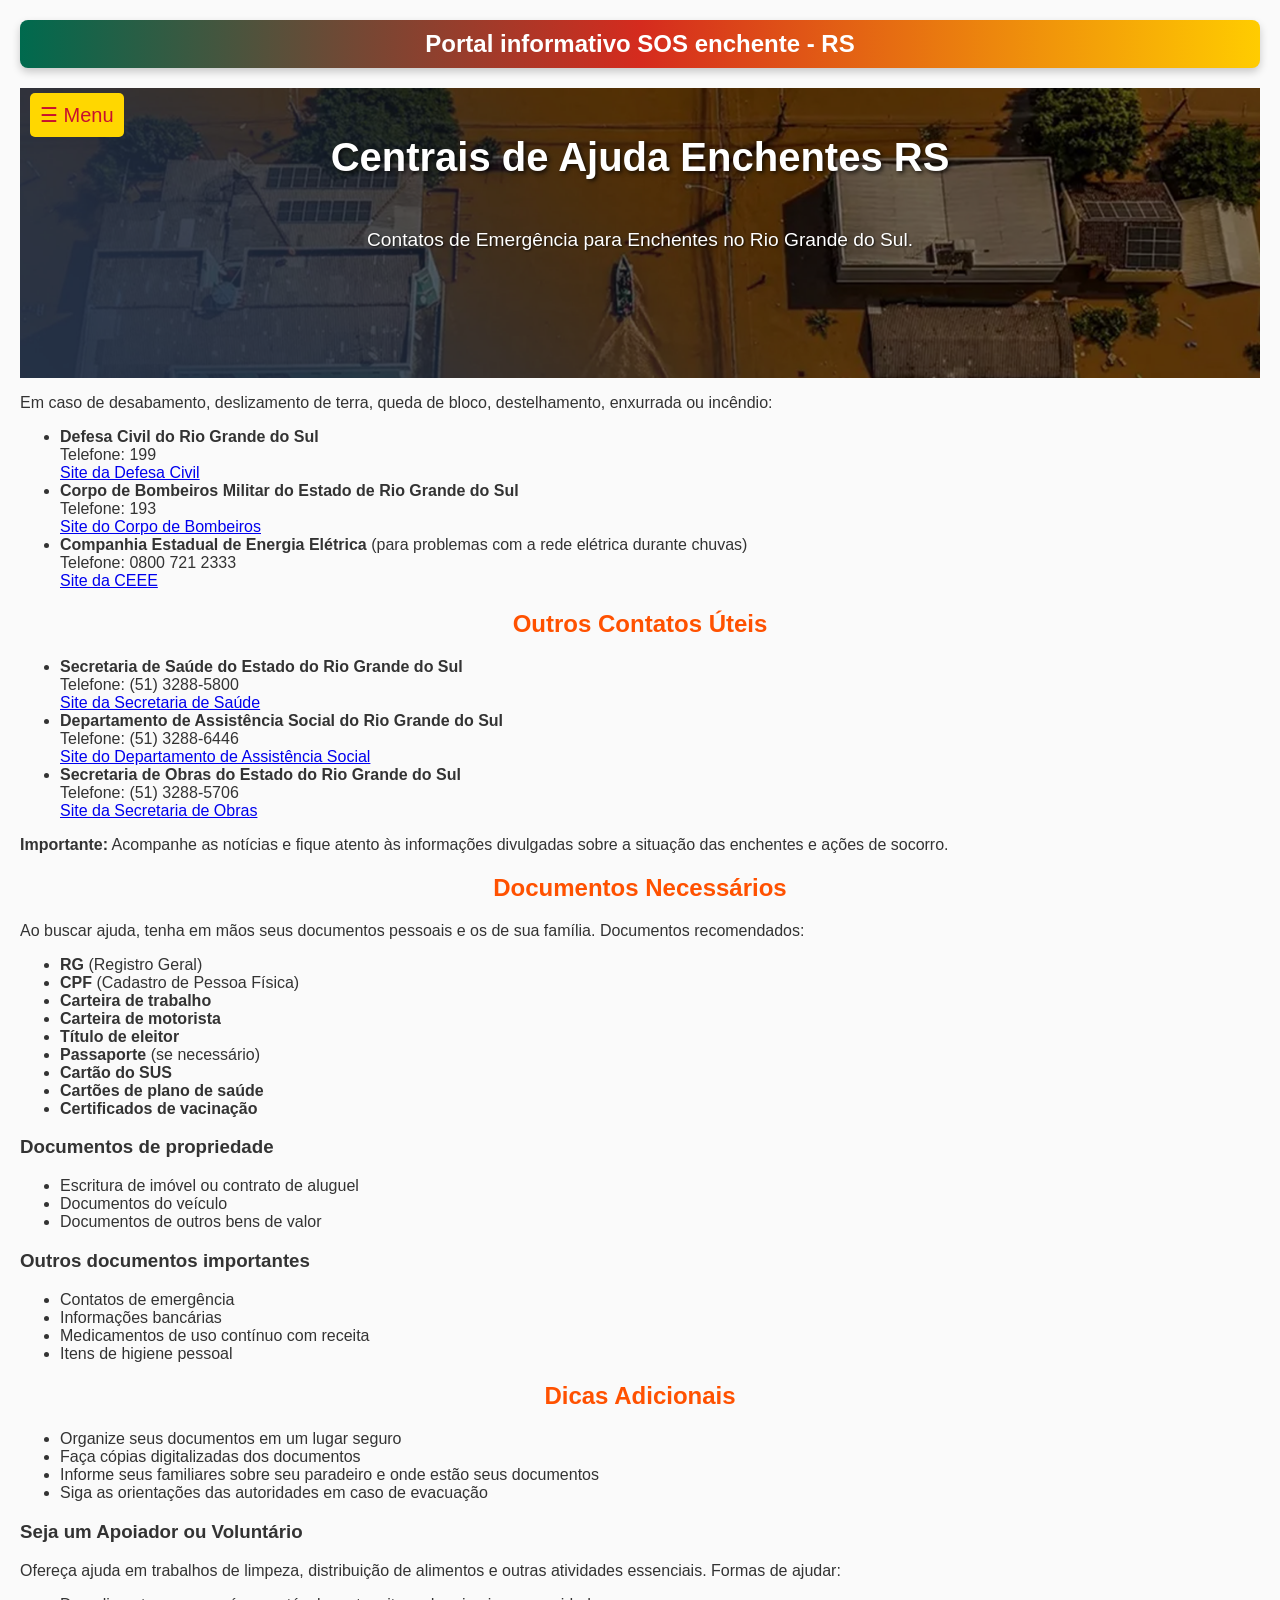
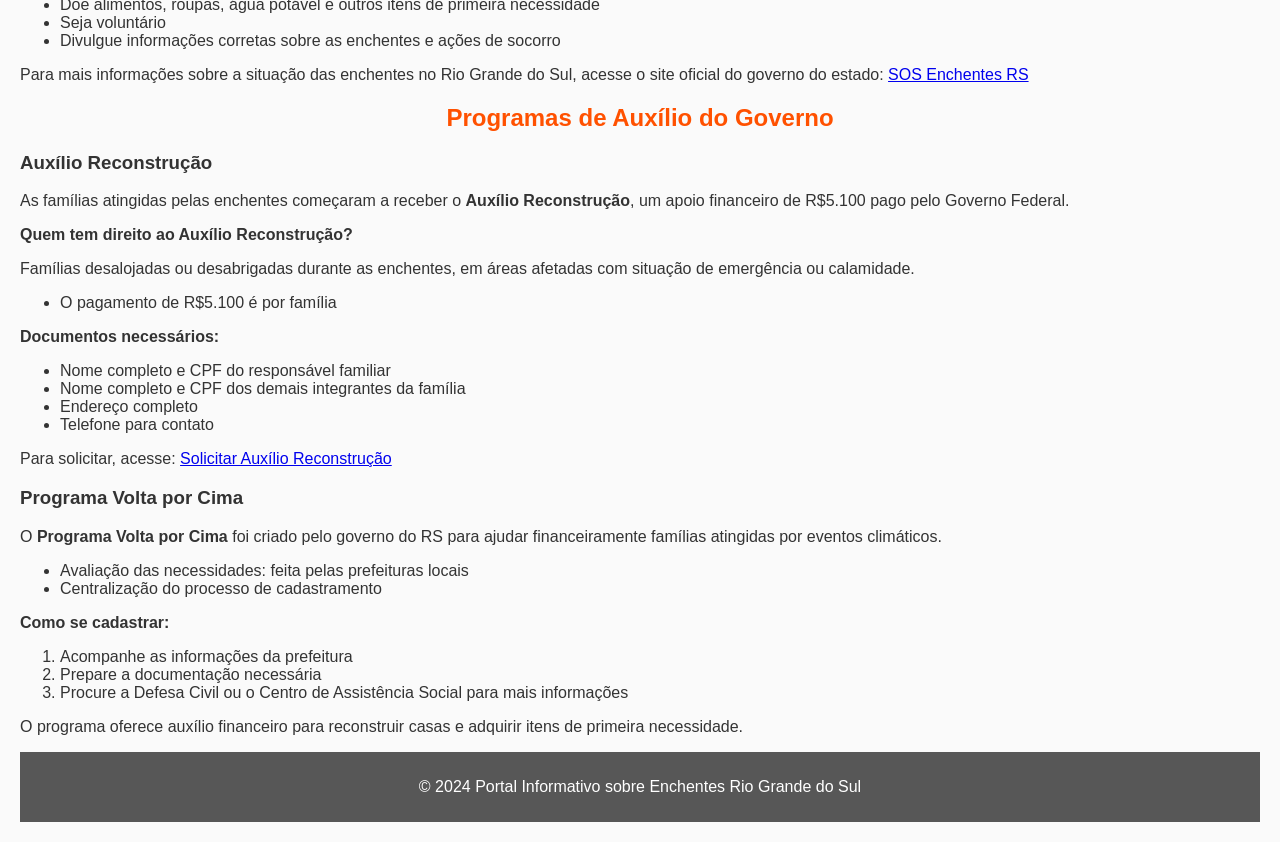
<file: projetos/Hackathon2024Recode/central.html>
<!DOCTYPE html>
<html lang="pt-br">
<head>
    <meta charset="UTF-8">
    <meta name="viewport" content="width=device-width, initial-scale=1.0">
    <title>Portal Informativo</title>
    <link rel="stylesheet" href="style.css">
</head>
<body>
    <a href="index.html" class="home-button">Portal informativo SOS enchente - RS</a>
<header>
    <h1>Centrais de Ajuda Enchentes RS</h1>
    <p>Contatos de Emergência para Enchentes no Rio Grande do Sul.</p>

   <!-- Botão de Menu -->
   <button class="menu-button" onclick="toggleMenu()">☰ Menu</button>
   <div class="menu" id="menu">
       <a class="menu-link" href="index.html">Página Inicial</a>
       <a class="menu-link" href="monitoramento.html">Sistema de Monitoramento</a>
       <a class="menu-link" href="preventiva.html">Prevenção e Proteção</a>
       <a class="menu-link" href="infraestrutura.html">Sistema de Drenagem</a>
       <a class="menu-link" href="SistemadeAlarme.html">Sistema de Alarme</a>
       <a class="menu-link" href="auxilio.html">Programas de Auxílio</a>
       <a class="menu-link" href="central.html">Central de Ajuda</a>
       <a class="menu-link" href="vagas.html">Banco de Vagas</a>
       <a class="menu-link" href="market.html">Hope Market</a>
    </div>
</header>

<p>Em caso de desabamento, deslizamento de terra, queda de bloco, destelhamento, enxurrada ou incêndio:</p>
<ul>
    <li>
        <strong>Defesa Civil do Rio Grande do Sul</strong><br>
        Telefone: 199<br>
        <a href="https://www.defesacivil.rs.gov.br/inicial" target="_blank">Site da Defesa Civil</a>
    </li>
    <li>
        <strong>Corpo de Bombeiros Militar do Estado de Rio Grande do Sul</strong><br>
        Telefone: 193<br>
        <a href="https://www.bombeiros.rs.gov.br/" target="_blank">Site do Corpo de Bombeiros</a>
    </li>
    <li>
        <strong>Companhia Estadual de Energia Elétrica</strong> (para problemas com a rede elétrica durante chuvas)<br>
        Telefone: 0800 721 2333<br>
        <a href="https://ceee.equatorialenergia.com.br" target="_blank">Site da CEEE</a>
    </li>
</ul>

<h2>Outros Contatos Úteis</h2>
<ul>
    <li>
        <strong>Secretaria de Saúde do Estado do Rio Grande do Sul</strong><br>
        Telefone: (51) 3288-5800<br>
        <a href="https://saude.rs.gov.br/inicial" target="_blank">Site da Secretaria de Saúde</a>
    </li>
    <li>
        <strong>Departamento de Assistência Social do Rio Grande do Sul</strong><br>
        Telefone: (51) 3288-6446<br>
        <a href="https://social.rs.gov.br/inicial" target="_blank">Site do Departamento de Assistência Social</a>
    </li>
    <li>
        <strong>Secretaria de Obras do Estado do Rio Grande do Sul</strong><br>
        Telefone: (51) 3288-5706<br>
        <a href="https://obras.rs.gov.br/contato" target="_blank">Site da Secretaria de Obras</a>
    </li>
</ul>

<p><strong>Importante:</strong> Acompanhe as notícias e fique atento às informações divulgadas sobre a situação das enchentes e ações de socorro.</p>

<h2>Documentos Necessários</h2>
<p>Ao buscar ajuda, tenha em mãos seus documentos pessoais e os de sua família. Documentos recomendados:</p>
<ul>
    <li><strong>RG</strong> (Registro Geral)</li>
    <li><strong>CPF</strong> (Cadastro de Pessoa Física)</li>
    <li><strong>Carteira de trabalho</strong></li>
    <li><strong>Carteira de motorista</strong></li>
    <li><strong>Título de eleitor</strong></li>
    <li><strong>Passaporte</strong> (se necessário)</li>
    <li><strong>Cartão do SUS</strong></li>
    <li><strong>Cartões de plano de saúde</strong></li>
    <li><strong>Certificados de vacinação</strong></li>
</ul>

<h3>Documentos de propriedade</h3>
<ul>
    <li>Escritura de imóvel ou contrato de aluguel</li>
    <li>Documentos do veículo</li>
    <li>Documentos de outros bens de valor</li>
</ul>

<h3>Outros documentos importantes</h3>
<ul>
    <li>Contatos de emergência</li>
    <li>Informações bancárias</li>
    <li>Medicamentos de uso contínuo com receita</li>
    <li>Itens de higiene pessoal</li>
</ul>

<h2>Dicas Adicionais</h2>
<ul>
    <li>Organize seus documentos em um lugar seguro</li>
    <li>Faça cópias digitalizadas dos documentos</li>
    <li>Informe seus familiares sobre seu paradeiro e onde estão seus documentos</li>
    <li>Siga as orientações das autoridades em caso de evacuação</li>
</ul>

<h3>Seja um Apoiador ou Voluntário</h3>
<p>Ofereça ajuda em trabalhos de limpeza, distribuição de alimentos e outras atividades essenciais. Formas de ajudar:</p>
<ul>
    <li>Doe alimentos, roupas, água potável e outros itens de primeira necessidade</li>
    <li>Seja voluntário</li>
    <li>Divulgue informações corretas sobre as enchentes e ações de socorro</li>
</ul>

<p>Para mais informações sobre a situação das enchentes no Rio Grande do Sul, acesse o site oficial do governo do estado: <a href="https://sosenchentes.rs.gov.br/" target="_blank">SOS Enchentes RS</a></p>

<h2>Programas de Auxílio do Governo</h2>

<h3>Auxílio Reconstrução</h3>
<p>As famílias atingidas pelas enchentes começaram a receber o <strong>Auxílio Reconstrução</strong>, um apoio financeiro de R$5.100 pago pelo Governo Federal.</p>
<p><strong>Quem tem direito ao Auxílio Reconstrução?</strong></p>
<p>Famílias desalojadas ou desabrigadas durante as enchentes, em áreas afetadas com situação de emergência ou calamidade.</p>
<ul>
    <li>O pagamento de R$5.100 é por família</li>
</ul>

<p><strong>Documentos necessários:</strong></p>
<ul>
    <li>Nome completo e CPF do responsável familiar</li>
    <li>Nome completo e CPF dos demais integrantes da família</li>
    <li>Endereço completo</li>
    <li>Telefone para contato</li>
</ul>
<p>Para solicitar, acesse: <a href="https://auxilioreconstrucao.dataprev.gov.br/reconstrucao/cidadao/" target="_blank">Solicitar Auxílio Reconstrução</a></p>

<h3>Programa Volta por Cima</h3>
<p>O <strong>Programa Volta por Cima</strong> foi criado pelo governo do RS para ajudar financeiramente famílias atingidas por eventos climáticos.</p>
<ul>
    <li>Avaliação das necessidades: feita pelas prefeituras locais</li>
    <li>Centralização do processo de cadastramento</li>
</ul>
<p><strong>Como se cadastrar:</strong></p>
<ol>
    <li>Acompanhe as informações da prefeitura</li>
    <li>Prepare a documentação necessária</li>
    <li>Procure a Defesa Civil ou o Centro de Assistência Social para mais informações</li>
</ol>
<p>O programa oferece auxílio financeiro para reconstruir casas e adquirir itens de primeira necessidade.</p>



<footer>
    <p>&copy; 2024 Portal Informativo sobre Enchentes Rio Grande do Sul</p>
</footer>


<!-- Script para chamar o javascript -->
<script src="script.js"></script>
</body>
</html>
</file>
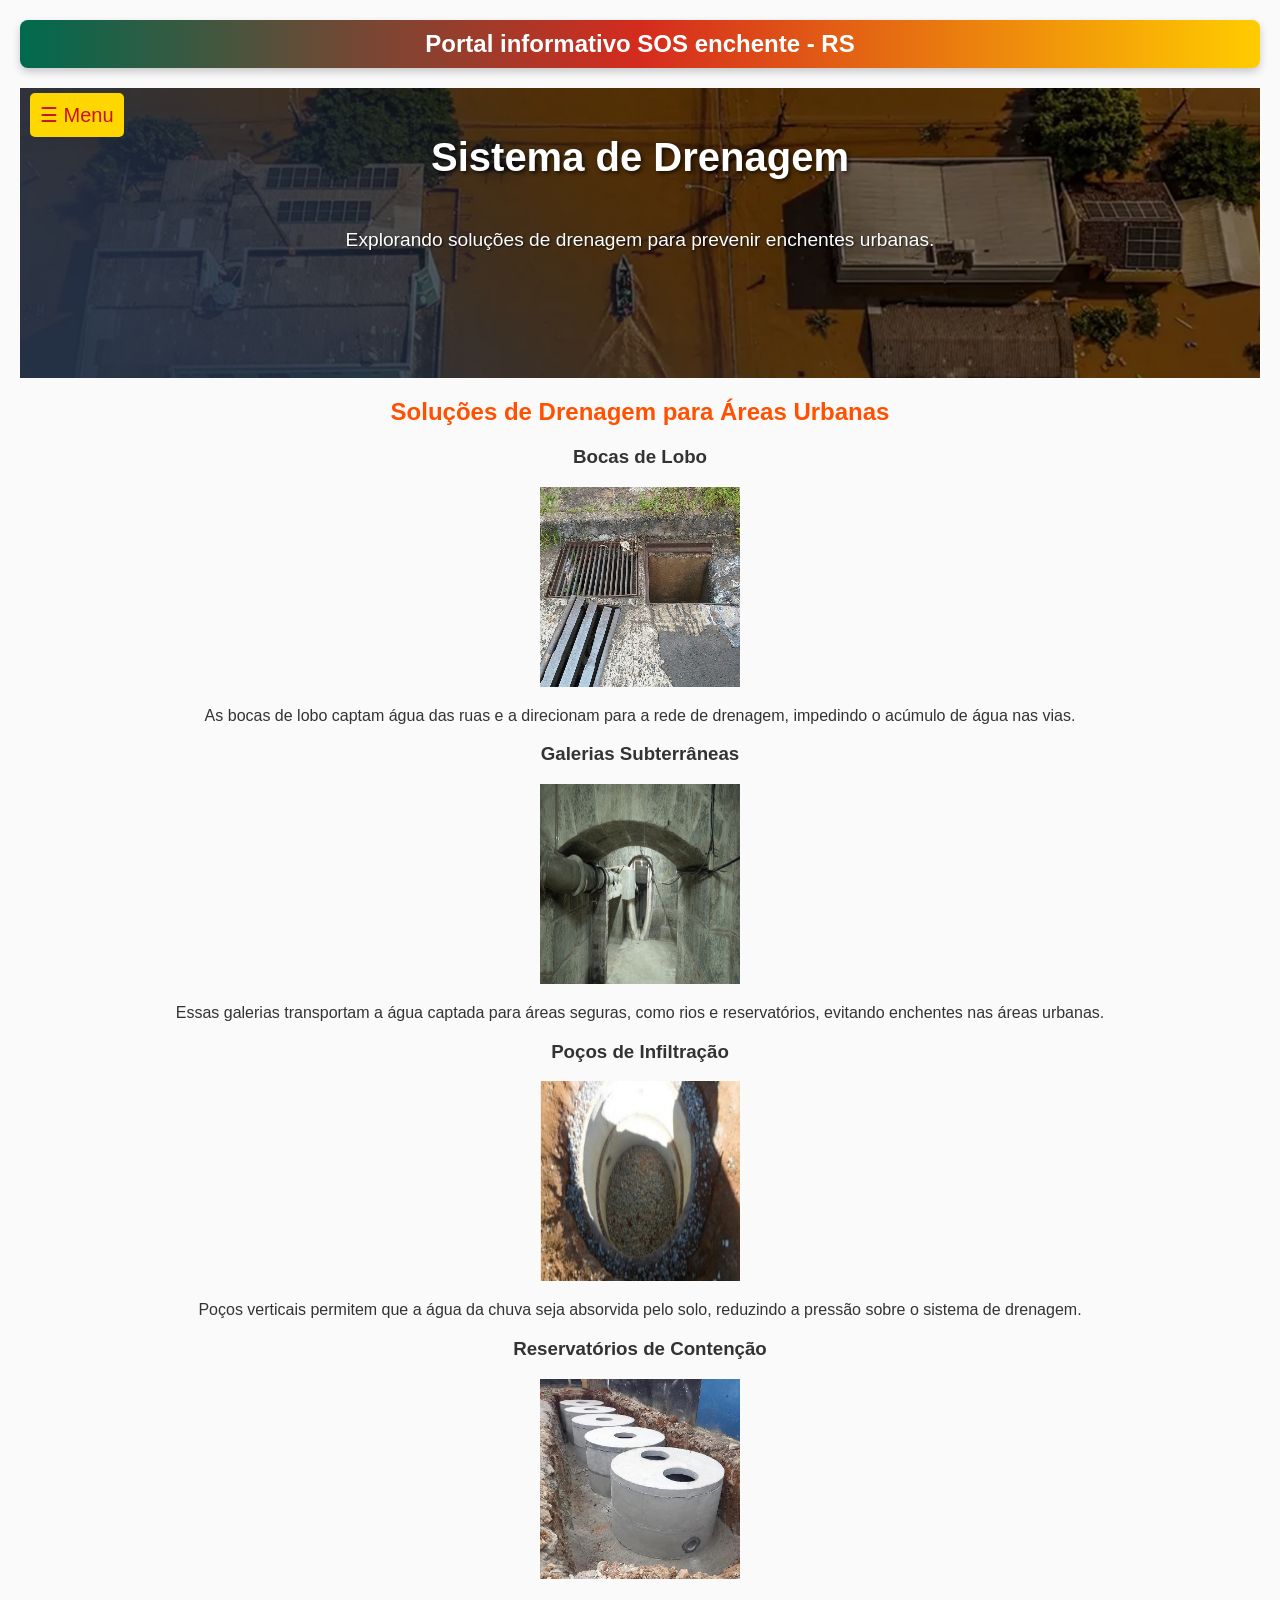
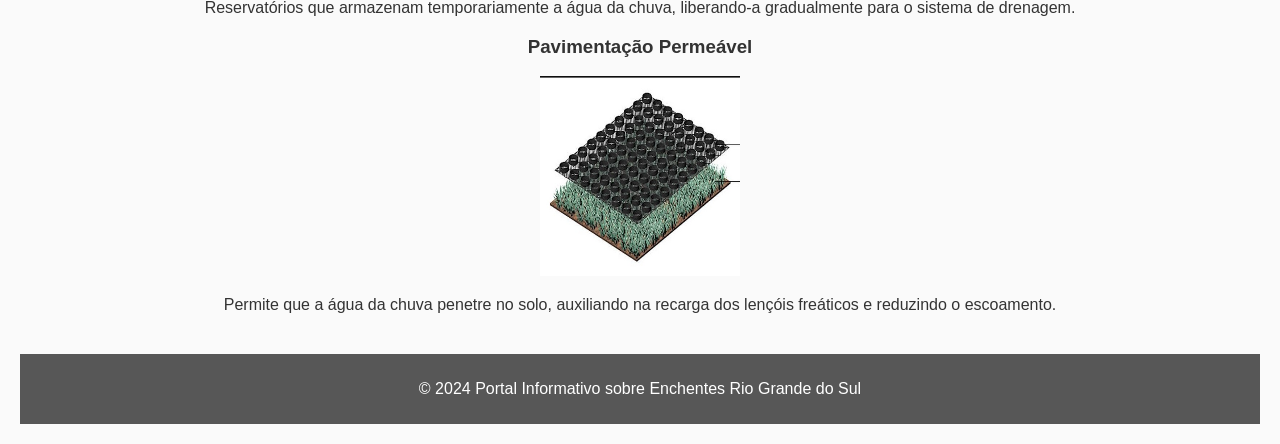
<file: projetos/Hackathon2024Recode/infraestrutura.html>
<!DOCTYPE html>
<html lang="pt-br">
<head>
    <meta charset="UTF-8">
    <meta name="viewport" content="width=device-width, initial-scale=1.0">
    <title>Portal Informativo</title>
    <link rel="stylesheet" href="style.css">
</head>
<body>
    <a href="index.html" class="home-button">Portal informativo SOS enchente - RS</a>
<header>
    <h1>Sistema de Drenagem</h1>
    <p>Explorando soluções de drenagem para prevenir enchentes urbanas.</p>

   <!-- Botão de Menu -->
   <button class="menu-button" onclick="toggleMenu()">☰ Menu</button>
   <div class="menu" id="menu">
       <a class="menu-link" href="index.html">Página Inicial</a>
       <a class="menu-link" href="monitoramento.html">Sistema de Monitoramento</a>
       <a class="menu-link" href="preventiva.html">Prevenção e Proteção</a>
       <a class="menu-link" href="infraestrutura.html">Sistema de Drenagem</a>
       <a class="menu-link" href="SistemadeAlarme.html">Sistema de Alarme</a>
       <a class="menu-link" href="auxilio.html">Programas de Auxílio</a>
       <a class="menu-link" href="central.html">Central de Ajuda</a>
       <a class="menu-link" href="vagas.html">Banco de Vagas</a>
       <a class="menu-link" href="market.html">Hope Market</a>
    </div>
</header>


<!-- Seção de Soluções de Drenagem -->
<h2>Soluções de Drenagem para Áreas Urbanas</h2>
<section class="drainage-solutions">
    <!-- <h2>Soluções de Drenagem para Áreas Urbanas</h2> -->
    <center>
    <!-- Bocas de Lobo -->
    <div class="drainage-item">
        <h3>Bocas de Lobo</h3>
        <img src="bocalobo.jpg"  width="200" height="200">
        <p>As bocas de lobo captam água das ruas e a direcionam para a rede de drenagem, impedindo o acúmulo de água nas vias.</p>
    </div>

    <!-- Galerias Subterrâneas -->
    <div class="drainage-item">
        <h3>Galerias Subterrâneas</h3>
        <img src="galeria.jpg"  width="200" height="200">
        <p>Essas galerias transportam a água captada para áreas seguras, como rios e reservatórios, evitando enchentes nas áreas urbanas.</p>
    </div>

    <!-- Poços de Infiltração -->
    <div class="drainage-item">
        <h3>Poços de Infiltração</h3>
        <img src="infiltracao.jpg"  width="200" height="200">
        <p>Poços verticais permitem que a água da chuva seja absorvida pelo solo, reduzindo a pressão sobre o sistema de drenagem.</p>
    </div>

    <!-- Reservatórios de Contenção -->
    <div class="drainage-item">
        <h3>Reservatórios de Contenção</h3>
        <img src="contencao.jpg"  width="200" height="200">
        <p>Reservatórios que armazenam temporariamente a água da chuva, liberando-a gradualmente para o sistema de drenagem.</p>
    </div>

    <!-- Pavimentação Permeável -->
    <div class="drainage-item">
        <h3>Pavimentação Permeável</h3>
        <img src="pavimentacao.jpg"  width="200" height="200">
        <p>Permite que a água da chuva penetre no solo, auxiliando na recarga dos lençóis freáticos e reduzindo o escoamento.</p>
    </div></center>
</section>



<footer>
    <p>&copy; 2024 Portal Informativo sobre Enchentes Rio Grande do Sul</p>
</footer>


<!-- Script para chamar o javascript -->
<script src="script.js"></script>
</body>
</html>
</file>
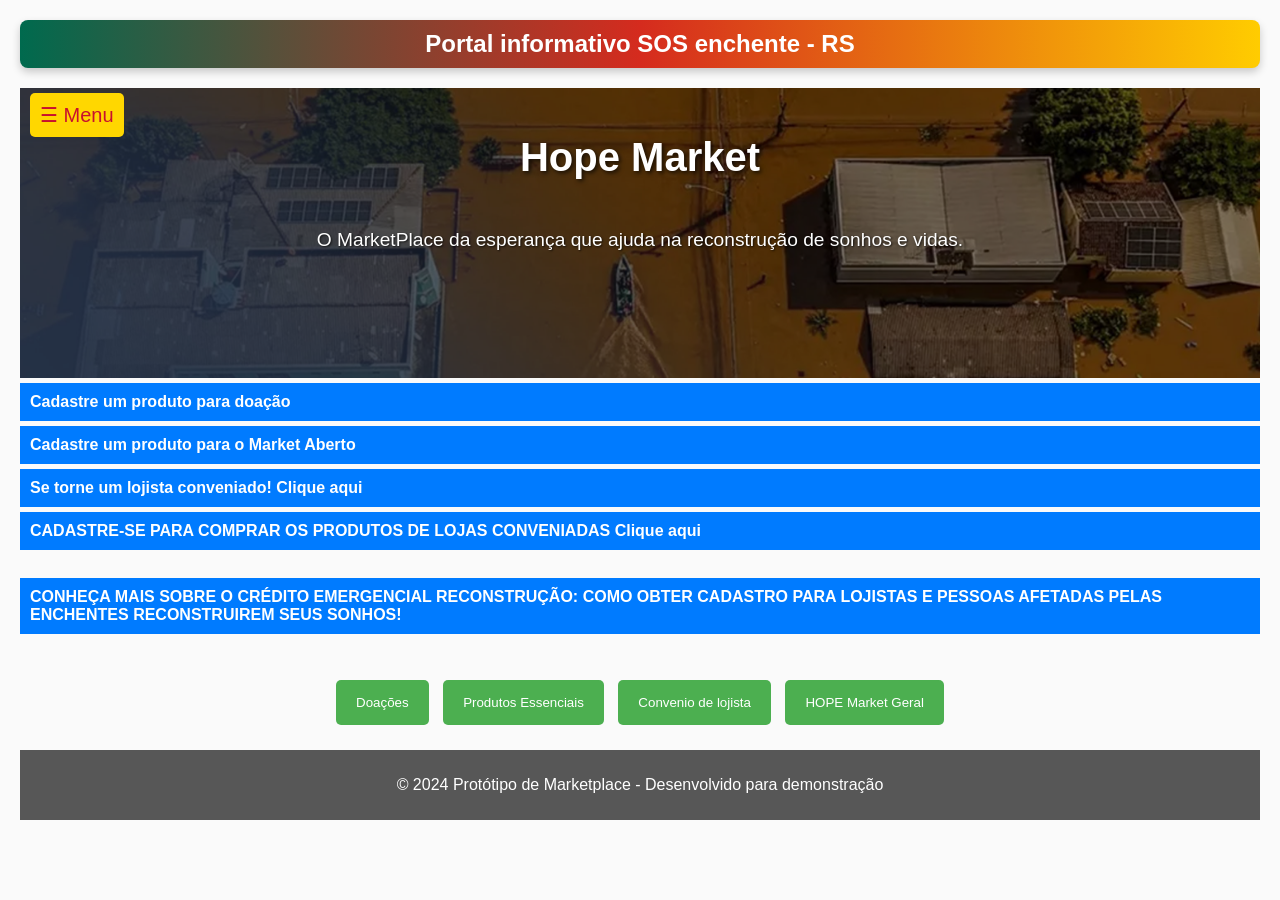
<file: projetos/Hackathon2024Recode/market.html>
<!DOCTYPE html>
<html lang="pt-br">
<head>
    <meta charset="UTF-8">
    <meta name="viewport" content="width=device-width, initial-scale=1.0">
    <title>Portal Informativo</title>
    <link rel="stylesheet" href="style.css">
</head>
<body>
  <a href="index.html" class="home-button">Portal informativo SOS enchente - RS</a>
  <header>
    <h1>Hope Market</h1>
    <p>O MarketPlace da esperança que ajuda na reconstrução de sonhos e vidas.</p>

   <!-- Botão de Menu -->
   <button class="menu-button" onclick="toggleMenu()">☰ Menu</button>
   <div class="menu" id="menu">
       <a class="menu-link" href="index.html">Página Inicial</a>
       <a class="menu-link" href="monitoramento.html">Sistema de Monitoramento</a>
       <a class="menu-link" href="preventiva.html">Prevenção e Proteção</a>
       <a class="menu-link" href="infraestrutura.html">Sistema de Drenagem</a>
       <a class="menu-link" href="SistemadeAlarme.html">Sistema de Alarme</a>
       <a class="menu-link" href="auxilio.html">Programas de Auxílio</a>
       <a class="menu-link" href="central.html">Central de Ajuda</a>
       <a class="menu-link" href="vagas.html">Banco de Vagas</a>
       <a class="menu-link" href="market.html">Hope Market</a>
    </div>
</header>
<div>
  <div class="topico" onclick="toggleConteudo('conteudo1')">Cadastre um produto para doação </div>
  <div id="conteudo1" class="conteudo">
      <p><div class="container-x78y">
        <form class="formulario-r92g">
            <h2 class="titulo-a73q">Cadastro de nova doação</h2>
            
            <label for="nome" class="label-t45j">Produto</label>
            <input type="text" id="nome" name="nome" class="input-d12p" required>
            
            <label for="cidade" class="label-t45j">Cidade</label>
            <input type="text" id="cidade" name="cidade" class="input-d12p" required>

            <label for="bairro" class="label-t45j">Bairro</label>
            <input type="text" id="cidade" name="cidade" class="input-d12p" required>
            
            <label for="telefone" class="label-t45j">DDD + Telefone (celular)</label>
            <input type="tel" id="telefone" name="telefone" class="input-d12p" required>
            <a href="market.html">Faça upload da foto</a>
            <button type="submit" class="botao-z91k">Enviar</button>
        
            
            
        </form>
    </div><br>
          
          </p>
  </div>
</div>

<div>
  <div class="topico" onclick="toggleConteudo('conteudo2')">Cadastre um produto para o Market Aberto</div>
  <div id="conteudo2" class="conteudo">
    <p><div class="container-x78y">
      <form class="formulario-r92g">
          <h2 class="titulo-a73q">Cadastro de novo produto</h2>
          
          <label for="nome" class="label-t45j">Produto</label>
          <input type="text" id="nome" name="nome" class="input-d12p" required>
          
          <label for="cidade" class="label-t45j">Cidade</label>
          <input type="text" id="cidade" name="cidade" class="input-d12p" required>

          <label for="bairro" class="label-t45j">Bairro</label>
          <input type="text" id="cidade" name="cidade" class="input-d12p" required>

          <label for="bairro" class="label-t45j">Descrição (estado novo, usado, danificado...)</label>
          <input type="text" id="cidade" name="cidade" class="input-d12p" required>

          <label for="bairro" class="label-t45j">Preço</label>
          <input type="number" id="cidade" name="cidade" class="input-d12p" required>
          
          <label for="telefone" class="label-t45j">DDD + Telefone (celular)</label>
          <input type="tel" id="telefone" name="telefone" class="input-d12p" required>
          <a href="market.html">Faça upload da foto</a>
          <button type="submit" class="botao-z91k">Enviar</button>
      
          
          
      </form>
  </div><br>
      
      </p>
  </div>
</div>

<div>
  <div class="topico" onclick="toggleConteudo('conteudo3')">Se torne um lojista conveniado! Clique aqui</div>
  <div id="conteudo3" class="conteudo">
      <p><div class="container-x78y">
        <form class="formulario-r92g">
            <h2 class="titulo-a73q">Cadastro para novo lojista conveniado</h2>
            
            <label for="nome" class="label-t45j">Nome da Empresa</label>
            <input type="text" id="nome" name="nome" class="input-d12p" required>
            
            <label for="cidade" class="label-t45j">Cidade</label>
            <input type="text" id="cidade" name="cidade" class="input-d12p" required>
  
            <label for="bairro" class="label-t45j">Endereço</label>
            <input type="text" id="cidade" name="cidade" class="input-d12p" required>
  
            <label for="bairro" class="label-t45j">CNPJ</label>
            <input type="number" id="cidade" name="cidade" class="input-d12p" required>
            
            <label for="telefone" class="label-t45j">DDD + Telefone (celular)</label>
            <input type="tel" id="telefone" name="telefone" class="input-d12p" required>
            <a href="market.html">Faça upload da CCEL - CERTIFICADO DE CRÉDITO EMERGENCIAL LOJISTA</a>
            <button type="submit" class="botao-z91k">Enviar</button>
        
            
            
        </form>
    </div>
Preencha as informaçoes do formulario<br>
        Apresente os documentos necessários<br>
        Aguarde o nosso contato para confirmar sua inscrição! </p>
</div>
        
          <div class="topico" onclick="toggleConteudo('conteudo4')">CADASTRE-SE PARA COMPRAR OS PRODUTOS DE LOJAS CONVENIADAS Clique aqui</div>
  <div id="conteudo4" class="conteudo">
      <p><div class="container-x78y">
        <form class="formulario-r92g">
            <h2 class="titulo-a73q">Cadastro para comprar produtos de lojistas conveniados</h2>
            
            <label for="nome" class="label-t45j">Nome completo</label>
            <input type="text" id="nome" name="nome" class="input-d12p" required>
            
            <label for="cidade" class="label-t45j">Cidade</label>
            <input type="text" id="cidade" name="cidade" class="input-d12p" required>
  
            <label for="bairro" class="label-t45j">Endereço</label>
            <input type="text" id="cidade" name="cidade" class="input-d12p" required>
  
            <label for="bairro" class="label-t45j">CPF ou RG</label>
            <input type="number" id="cidade" name="cidade" class="input-d12p" required>
            
            <label for="telefone" class="label-t45j">DDD + Telefone (celular)</label>
            <input type="tel" id="telefone" name="telefone" class="input-d12p" required>
            <a href="market.html">Faça upload da CCEPF - CERTIFICADO DE CRÉDITO EMERGENCIAL PESSOA FÍSICA</a>
            <button type="submit" class="botao-z91k">Enviar</button>
        
            
            
        </form>
    </div>
  
    <p>Preencha as informaçoes do formulario<br>
Apresente os documentos necessários<br>
Aguarde o nosso contato para confirmar sua inscrição!</p>
</div><br>
           
  </div>   
</div>

<div>
  <div class="topico" onclick="toggleConteudo('conteudo5')">CONHEÇA MAIS SOBRE O CRÉDITO EMERGENCIAL RECONSTRUÇÃO: COMO OBTER CADASTRO PARA LOJISTAS E PESSOAS AFETADAS PELAS ENCHENTES RECONSTRUIREM SEUS SONHOS!</div>
  <div id="conteudo5" class="conteudo">
    <h1>O que é Crédito Emergencial?</h1>
    <p>
        O crédito emergencial é uma iniciativa que auxilia a mitigação do impacto econômico gerado pelas enchentes em 2024 no Rio Grande do Sul,
        em especial para pessoas em vulnerabilidade econômica, incluindo os comerciantes locais de cada cidade que possui convênio com o programa.
        Dessa forma, o crédito emergencial visa à reconstrução dos sonhos das pessoas, suas casas e comércios.
    </p>

    <h2>Para quem serve o Crédito Emergencial?</h2>

    <h3>Para empreendedores e empresas de médio e pequeno porte:</h3>
    <p>O crédito emergencial atende a empreendedores e empresas que atuam no comércio de produtos essenciais para a reconstrução de casas, eletrodomésticos, e outros itens de necessidade básica.</p>
    <h4>Benefícios:</h4>
    <ul>
        <li>Linha de crédito pré-autorizada para investimento</li>
        <li>Isenção temporária de imposto municipal</li>
        <li>Maior facilidade em aprovação de crédito para investimento comercial</li>
        <li>Participação nos subsídios municipais e estaduais</li>
        <li>Maior fluxo de caixa</li>
    </ul>

    <h3>Para pessoas físicas:</h3>
    <p>As pessoas físicas que tiverem direito ao programa poderão comprar a preço reduzido de mercado, com parcelamento prolongado, mesmo estando com nome restrito no SPC e SERASA, auxiliando assim na reconstrução de suas vidas.</p>

    <h3>Requisitos para pessoas físicas participarem:</h3>
    <ul>
        <li>Estar incluído na base de dados de vulneráveis pelas enchentes da sua cidade, através de uma apresentação da declaração de vulnerabilidade (pode ser obtido no CRAS da sua cidade).</li>
        <li>Através da declaração de vulnerabilidade, é possível então, se for comprovado, solicitar na prefeitura da sua cidade o <strong>CCEPF - Certificado de Pessoa Física</strong>. Com isso em mãos, você terá direito a produtos com flexibilidade de preço e parcelamento de acordo com sua capacidade econômica, mesmo estando com restrição no SPC ou SERASA.</li>
    </ul>

    <h3>Requisitos para lojistas participarem:</h3>
    <ul>
        <li>Estar ciente do risco de inadimplência</li>
        <li>Usar os benefícios dos lojistas com zelo</li>
        <li>Apresentar o <strong>CCEL - Certificado de Crédito Emergencial Lojista</strong></li>
    </ul>   
  </div>   
</div>
<br><br>
<div class="container">
  <div class="categoria-container" style="text-align: center;"> <!-- Centraliza o texto dentro da div -->
    <button class="btn-categoria" onclick="showProdutos('eletronicos')">Doações</button>
    <button class="btn-categoria" onclick="showProdutos('cosmeticos')">Produtos Essenciais</button>
    <button class="btn-categoria" onclick="showProdutos('alimentos')">Convenio de lojista</button>
    <button class="btn-categoria" onclick="showProdutos('outros')">HOPE Market Geral</button>
</div>

  <div class="produtos-container" id="produtos" style="text-align: center;">
      <div class="produto" id="eletronicos" style="display: none;">
          <h3>Doaçoes mais próximas do seu local:</h3>
          <div class="produto-item">
            <img src="colchao.jpg" alt="Produto 1">
            <h3>Colchão de casal</h3>
            <p>Cidade: Porto Alegre <br>
              Estado do produto: Usado<br>
              Observação:Retirar no bairro Mirasol<br>
              Contato:(51)9999-9999</p>
          </div>
          <div class="produto-item">
            <img src="colchao.jpg" alt="Produto 1">
            <h3>Colchão de casal</h3>
            <p>Cidade: Porto Alegre <br>
              Estado do produto: Usado<br>
              Observação:Retirar no bairro Mirasol<br>
              Contato:(51)9999-9999</p>
          </div>
          <div class="produto-item">
            <img src="colchao.jpg" alt="Produto 1">
            <h3>Colchão de casal</h3>
            <p>Cidade: Porto Alegre <br>
              Estado do produto: Usado<br>
              Observação:Retirar no bairro Mirasol<br>
              Contato:(51)9999-9999</p>
          </div>
      </div>

      <div class="produto" id="cosmeticos" style="display: none;">
          <h3>Produtos essenciais, fornecedores mais próximos do seu local:</h3>
          <div class="produto-item">
            <img src="agua.jpg" alt="Produto 1">
            <h3>Galão de agua 20litroas</h3>
            <p>Cidade: Porto Alegre <br>
              Observação:Retirar no bairro Mirasol<br>
              Contato:(51)9999-9999</p>
              Preço: R$20,00
          </div>
          <div class="produto-item">
            <img src="agua.jpg" alt="Produto 1">
            <h3>Galão de agua 20litroas</h3>
            <p>Cidade: Porto Alegre <br>
              Observação:Retirar no bairro Mirasol<br>
              Contato:(51)9999-9999</p>
              Preço: R$20,00
          </div>
          <div class="produto-item">
            <img src="agua.jpg" alt="Produto 1">
            <h3>Galão de agua 20litroas</h3>
            <p>Cidade: Porto Alegre <br>
              Observação:Retirar no bairro Mirasol<br>
              Contato:(51)9999-9999</p>
              Preço: R$20,00
          </div>
      </div>

      <div class="produto" id="alimentos" style="display: none;">
          <h3>Produtos de lojistas conveniados da sua cidade:</h3>
          <div class="produto-item">
            <img src="cimento.jpg" alt="Produto 1">
            <h3>Cimento 50kg</h3>
            <p>Cidade: Porto Alegre <br>
              Observação:Retirar no bairro Mirasol<br>
              Contato:(51)9999-9999</p>
              Preço: R$ 45,00 à vista <br>R$ 50,00 à prazo até 18x acima de 20 unidades
          </div>
          <div class="produto-item">
            <img src="cimento.jpg" alt="Produto 1">
            <h3>Cimento 50kg</h3>
            <p>Cidade: Porto Alegre <br>
              Observação:Retirar no bairro Mirasol<br>
              Contato:(51)9999-9999</p>
              Preço: R$ 45,00 à vista <br>R$ 50,00 à prazo até 18x acima de 20 unidades
          </div>
          <div class="produto-item">
            <img src="cimento.jpg" alt="Produto 1">
            <h3>Cimento 50kg</h3>
            <p>Cidade: Porto Alegre <br>
              Observação:Retirar no bairro Mirasol<br>
              Contato:(51)9999-9999</p>
              Preço: R$ 45,00 à vista <br>R$ 50,00 à prazo até 18x acima de 20 unidades
          </div>
      </div>

      <div class="produto" id="outros" style="display: none;">
          <h3>Outros Produtos mais próximos de você:</h3>
          <div class="produto-item">
            <img src="colchao.jpg" alt="Produto 1">
            <h3>Colchão de casal</h3>
            <p>Cidade: Porto Alegre <br>
              Estado do produto: Usado<br>
              Observação:Retirar no bairro Mirasol<br>
              Contato:(51)9999-9999</p>
              Preço: R$ 200,00
          </div>
          <div class="produto-item">
            <img src="colchao.jpg" alt="Produto 1">
            <h3>Colchão de casal</h3>
            <p>Cidade: Porto Alegre <br>
              Estado do produto: Usado<br>
              Observação:Retirar no bairro Mirasol<br>
              Contato:(51)9999-9999</p>
              Preço: R$ 200,00
          </div>
          <div class="produto-item">
            <img src="colchao.jpg" alt="Produto 1">
            <h3>Colchão de casal</h3>
            <p>Cidade: Porto Alegre <br>
              Estado do produto: Usado<br>
              Observação:Retirar no bairro Mirasol<br>
              Contato:(51)9999-9999</p>
              Preço: R$ 200,00
          </div>
      </div>
  </div>
</div>

<script>
  function showProdutos(categoria) {
      // Oculta todos os produtos
      document.querySelectorAll('.produto').forEach(function(produto) {
          produto.style.display = 'none';
      });
      // Mostra a categoria selecionada
      document.getElementById(categoria).style.display = 'block';
  }
  </script>

  <footer>
    <p>&copy; 2024 Protótipo de Marketplace - Desenvolvido para demonstração</p>
  </footer>

  <!-- Script para exibir ou ocultar as seções -->
  <script>
    function toggleCategory(categoryId) {
      const category = document.getElementById(categoryId);
      category.style.display = category.style.display === 'none' ? 'flex' : 'none';
    }
  </script>
<script src="script.js"></script>
</body>
</html>
</file>
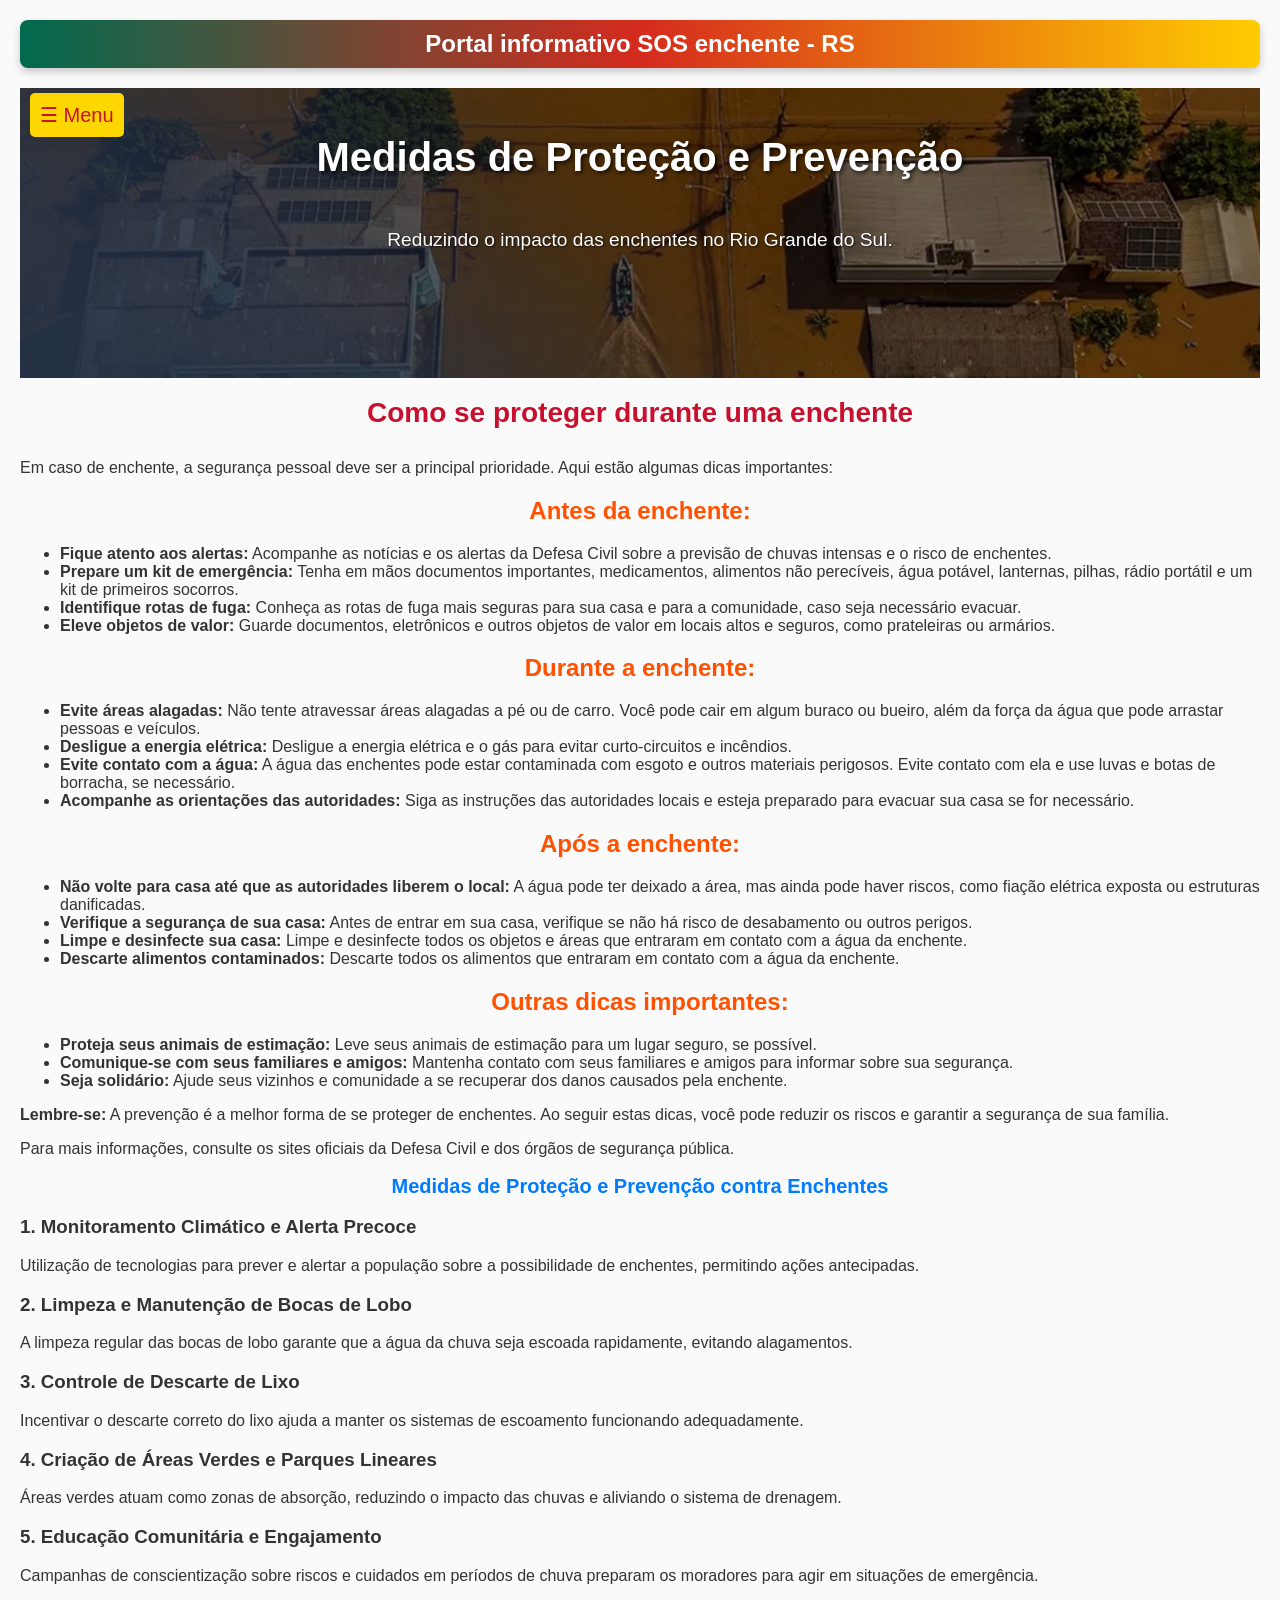
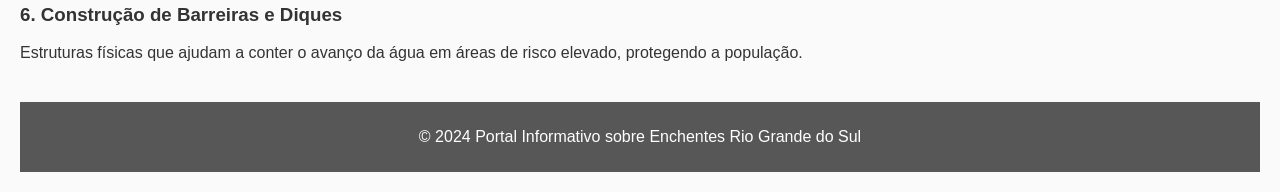
<file: projetos/Hackathon2024Recode/preventiva.html>
<!DOCTYPE html>
<html lang="pt-br">
<head>
    <meta charset="UTF-8">
    <meta name="viewport" content="width=device-width, initial-scale=1.0">
    <title>Portal Informativo</title>
    <link rel="stylesheet" href="style.css">
</head>
<body>
 <a href="index.html" class="home-button">Portal informativo SOS enchente - RS</a>
<header>
    <h1>Medidas de Proteção e Prevenção</h1>
    <p>Reduzindo o impacto das enchentes no Rio Grande do Sul.</p>

   <!-- Botão de Menu -->
   <button class="menu-button" onclick="toggleMenu()">☰ Menu</button>
   <div class="menu" id="menu">
       <a class="menu-link" href="index.html">Página Inicial</a>
       <a class="menu-link" href="monitoramento.html">Sistema de Monitoramento</a>
       <a class="menu-link" href="preventiva.html">Prevenção e Proteção</a>
       <a class="menu-link" href="infraestrutura.html">Sistema de Drenagem</a>
       <a class="menu-link" href="SistemadeAlarme.html">Sistema de Alarme</a>
       <a class="menu-link" href="auxilio.html">Programas de Auxílio</a>
       <a class="menu-link" href="central.html">Central de Ajuda</a>
       <a class="menu-link" href="vagas.html">Banco de Vagas</a>
       <a class="menu-link" href="market.html">Hope Market</a>
    </div>
</header>

<h1>Como se proteger durante uma enchente</h1>
    <p>Em caso de enchente, a segurança pessoal deve ser a principal prioridade. Aqui estão algumas dicas importantes:</p>
    
    <h2>Antes da enchente:</h2>
    <ul>
        <li><strong>Fique atento aos alertas:</strong> Acompanhe as notícias e os alertas da Defesa Civil sobre a previsão de chuvas intensas e o risco de enchentes.</li>
        <li><strong>Prepare um kit de emergência:</strong> Tenha em mãos documentos importantes, medicamentos, alimentos não perecíveis, água potável, lanternas, pilhas, rádio portátil e um kit de primeiros socorros.</li>
        <li><strong>Identifique rotas de fuga:</strong> Conheça as rotas de fuga mais seguras para sua casa e para a comunidade, caso seja necessário evacuar.</li>
        <li><strong>Eleve objetos de valor:</strong> Guarde documentos, eletrônicos e outros objetos de valor em locais altos e seguros, como prateleiras ou armários.</li>
    </ul>
    
    <h2>Durante a enchente:</h2>
    <ul>
        <li><strong>Evite áreas alagadas:</strong> Não tente atravessar áreas alagadas a pé ou de carro. Você pode cair em algum buraco ou bueiro, além da força da água que pode arrastar pessoas e veículos.</li>
        <li><strong>Desligue a energia elétrica:</strong> Desligue a energia elétrica e o gás para evitar curto-circuitos e incêndios.</li>
        <li><strong>Evite contato com a água:</strong> A água das enchentes pode estar contaminada com esgoto e outros materiais perigosos. Evite contato com ela e use luvas e botas de borracha, se necessário.</li>
        <li><strong>Acompanhe as orientações das autoridades:</strong> Siga as instruções das autoridades locais e esteja preparado para evacuar sua casa se for necessário.</li>
    </ul>
    
    <h2>Após a enchente:</h2>
    <ul>
        <li><strong>Não volte para casa até que as autoridades liberem o local:</strong> A água pode ter deixado a área, mas ainda pode haver riscos, como fiação elétrica exposta ou estruturas danificadas.</li>
        <li><strong>Verifique a segurança de sua casa:</strong> Antes de entrar em sua casa, verifique se não há risco de desabamento ou outros perigos.</li>
        <li><strong>Limpe e desinfecte sua casa:</strong> Limpe e desinfecte todos os objetos e áreas que entraram em contato com a água da enchente.</li>
        <li><strong>Descarte alimentos contaminados:</strong> Descarte todos os alimentos que entraram em contato com a água da enchente.</li>
    </ul>
    
    <h2>Outras dicas importantes:</h2>
    <ul>
        <li><strong>Proteja seus animais de estimação:</strong> Leve seus animais de estimação para um lugar seguro, se possível.</li>
        <li><strong>Comunique-se com seus familiares e amigos:</strong> Mantenha contato com seus familiares e amigos para informar sobre sua segurança.</li>
        <li><strong>Seja solidário:</strong> Ajude seus vizinhos e comunidade a se recuperar dos danos causados pela enchente.</li>
    </ul>
    
    <p><strong>Lembre-se:</strong> A prevenção é a melhor forma de se proteger de enchentes. Ao seguir estas dicas, você pode reduzir os riscos e garantir a segurança de sua família.</p>
    
    <p>Para mais informações, consulte os sites oficiais da Defesa Civil e dos órgãos de segurança pública.</p>

<!-- Seção de Medidas de Proteção e Prevenção -->
<section class="prevention-measures">
    <h2>Medidas de Proteção e Prevenção contra Enchentes</h2>
    
    <!-- Monitoramento Climático -->
    <div class="measure-item">
        <h3>1. Monitoramento Climático e Alerta Precoce</h3>
        <p>Utilização de tecnologias para prever e alertar a população sobre a possibilidade de enchentes, permitindo ações antecipadas.</p>
    </div>

    <!-- Limpeza de Bocas de Lobo -->
    <div class="measure-item">
        <h3>2. Limpeza e Manutenção de Bocas de Lobo</h3>
        <p>A limpeza regular das bocas de lobo garante que a água da chuva seja escoada rapidamente, evitando alagamentos.</p>
    </div>

    <!-- Controle de Descarte de Lixo -->
    <div class="measure-item">
        <h3>3. Controle de Descarte de Lixo</h3>
        <p>Incentivar o descarte correto do lixo ajuda a manter os sistemas de escoamento funcionando adequadamente.</p>
    </div>

    <!-- Criação de Áreas Verdes -->
    <div class="measure-item">
        <h3>4. Criação de Áreas Verdes e Parques Lineares</h3>
        <p>Áreas verdes atuam como zonas de absorção, reduzindo o impacto das chuvas e aliviando o sistema de drenagem.</p>
    </div>

    <!-- Educação Comunitária -->
    <div class="measure-item">
        <h3>5. Educação Comunitária e Engajamento</h3>
        <p>Campanhas de conscientização sobre riscos e cuidados em períodos de chuva preparam os moradores para agir em situações de emergência.</p>
    </div>

    <!-- Construção de Barreiras -->
    <div class="measure-item">
        <h3>6. Construção de Barreiras e Diques</h3>
        <p>Estruturas físicas que ajudam a conter o avanço da água em áreas de risco elevado, protegendo a população.</p>
    </div>
</section>



<footer>
    <p>&copy; 2024 Portal Informativo sobre Enchentes Rio Grande do Sul</p>
</footer>


<!-- Script para chamar o javascript -->
<script src="script.js"></script>
</body>
</html>
</file>
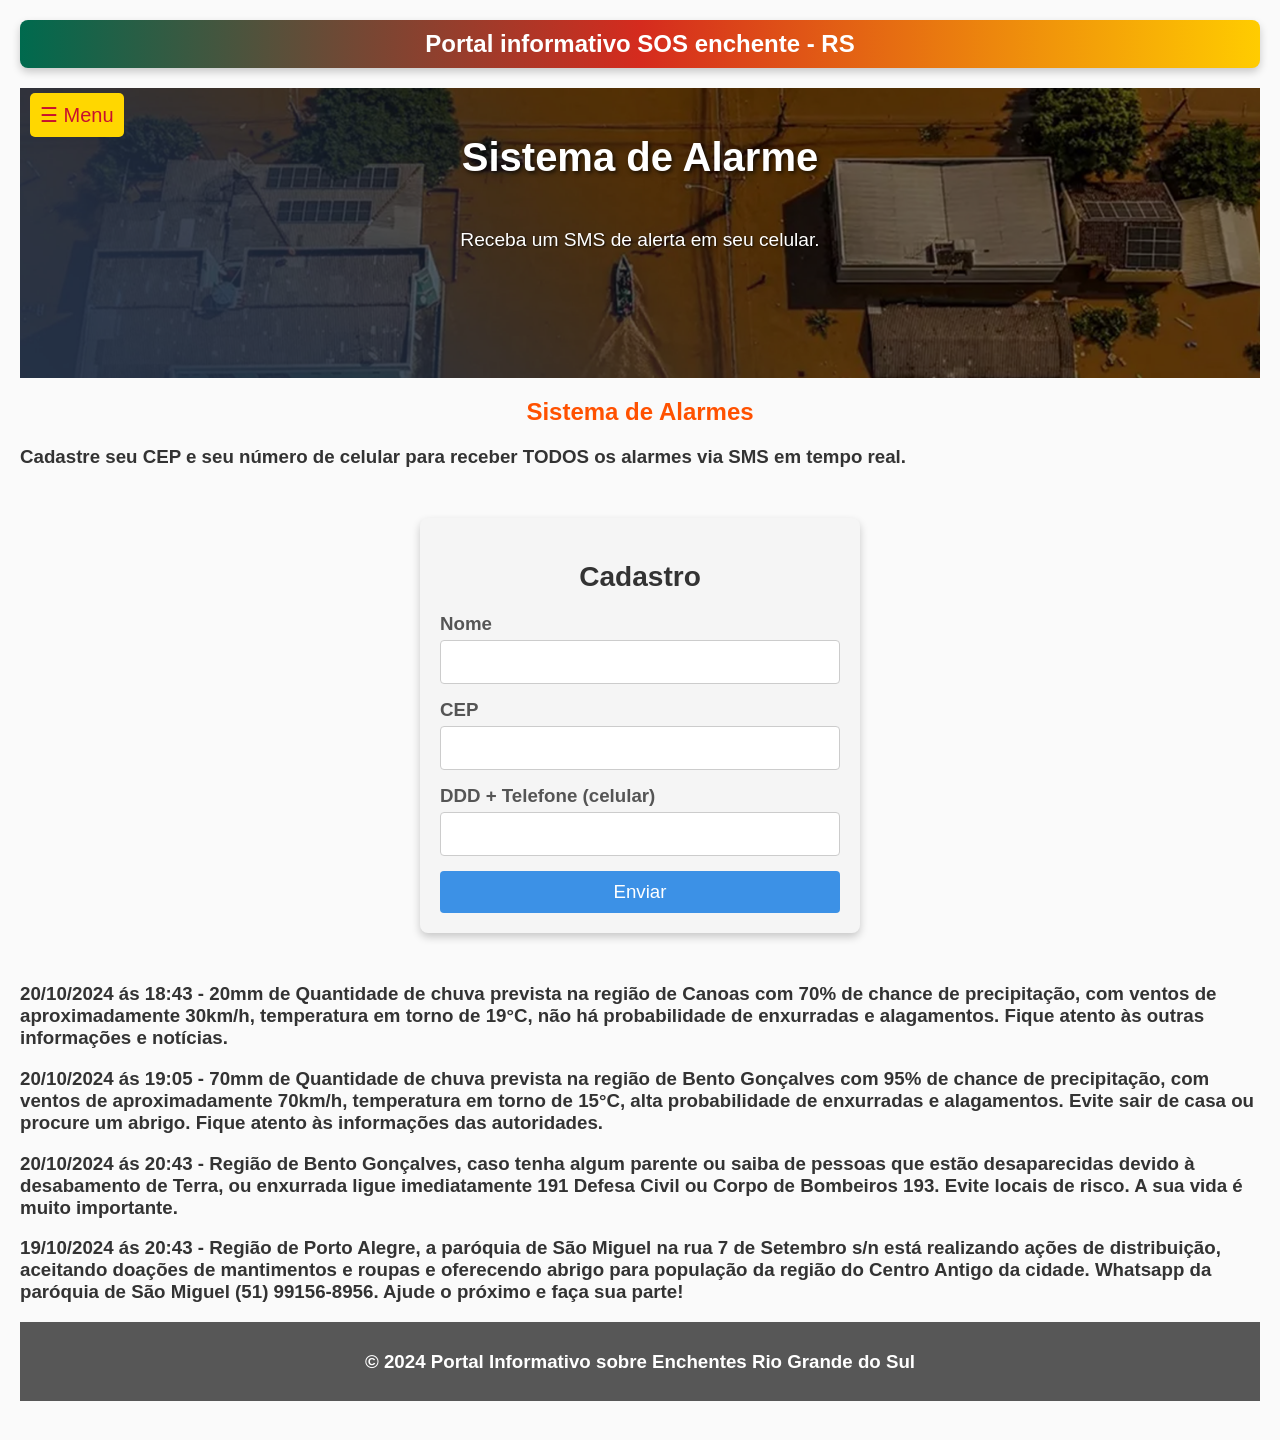
<file: projetos/Hackathon2024Recode/SistemadeAlarme.html>
<!DOCTYPE html>
<html lang="pt-br">
<head>
    <meta charset="UTF-8">
    <meta name="viewport" content="width=device-width, initial-scale=1.0">
    <title>Portal Informativo</title>
    <link rel="stylesheet" href="style.css">
</head>
<body>
    <a href="index.html" class="home-button">Portal informativo SOS enchente - RS</a>
<header>
    <h1>Sistema de Alarme</h1>
    <p>Receba um SMS de alerta em seu celular.</p>

     <!-- Botão de Menu -->
   <button class="menu-button" onclick="toggleMenu()">☰ Menu</button>
   <div class="menu" id="menu">
       <a class="menu-link" href="index.html">Página Inicial</a>
       <a class="menu-link" href="monitoramento.html">Sistema de Monitoramento</a>
       <a class="menu-link" href="preventiva.html">Prevenção e Proteção</a>
       <a class="menu-link" href="infraestrutura.html">Sistema de Drenagem</a>
       <a class="menu-link" href="SistemadeAlarme.html">Sistema de Alarme</a>
       <a class="menu-link" href="auxilio.html">Programas de Auxílio</a>
       <a class="menu-link" href="central.html">Central de Ajuda</a>
       <a class="menu-link" href="vagas.html">Banco de Vagas</a>
       <a class="menu-link" href="market.html">Hope Market</a>
    </div>
</header>


<h2>Sistema de Alarmes</h2>
<h3>Cadastre seu CEP e seu número de celular para receber TODOS os alarmes via SMS em tempo real. 
    <div class="container-x78y">
        <form class="formulario-r92g">
            <h2 class="titulo-a73q">Cadastro</h2>
            
            <label for="nome" class="label-t45j">Nome</label>
            <input type="text" id="nome" name="nome" class="input-d12p" required>
            
            <label for="cidade" class="label-t45j">CEP</label>
            <input type="number" id="cidade" name="cidade" class="input-d12p" required>
            
            <label for="telefone" class="label-t45j">DDD + Telefone (celular)</label>
            <input type="tel" id="telefone" name="telefone" class="input-d12p" required>
            
            <button type="submit" class="botao-z91k">Enviar</button>
        </form>
    </div>
<p>20/10/2024 ás 18:43 - 20mm de Quantidade de chuva prevista na região de Canoas com 70% de chance de precipitação, com ventos de aproximadamente 30km/h, temperatura em torno de 19°C, não há probabilidade de enxurradas e alagamentos. Fique atento às outras informações e notícias. </p>
<p>20/10/2024 ás 19:05 - 70mm de Quantidade de chuva prevista na região de Bento Gonçalves com 95% de chance de precipitação, com ventos de aproximadamente 70km/h, temperatura em torno de 15°C, alta probabilidade de enxurradas e alagamentos. Evite sair de casa ou procure um abrigo. Fique atento às informações das autoridades.</p>
<p>20/10/2024 ás 20:43 - Região de Bento Gonçalves, caso tenha algum parente ou saiba de pessoas que estão desaparecidas devido à desabamento de Terra, ou enxurrada ligue imediatamente 191 Defesa Civil ou Corpo de Bombeiros 193. Evite locais de risco. A sua vida é muito importante.</p>
<p>19/10/2024 ás 20:43 - Região de Porto Alegre, a paróquia de São Miguel na rua 7 de Setembro s/n está realizando ações de distribuição, aceitando doações de mantimentos e roupas e oferecendo abrigo para população da região do Centro Antigo da cidade. Whatsapp da paróquia de São Miguel (51) 99156-8956. Ajude o próximo e faça sua parte!</p>

<footer>
    <p>&copy; 2024 Portal Informativo sobre Enchentes Rio Grande do Sul</p>
</footer>

<script src="script.js"></script>
</body>
</html>
</file>
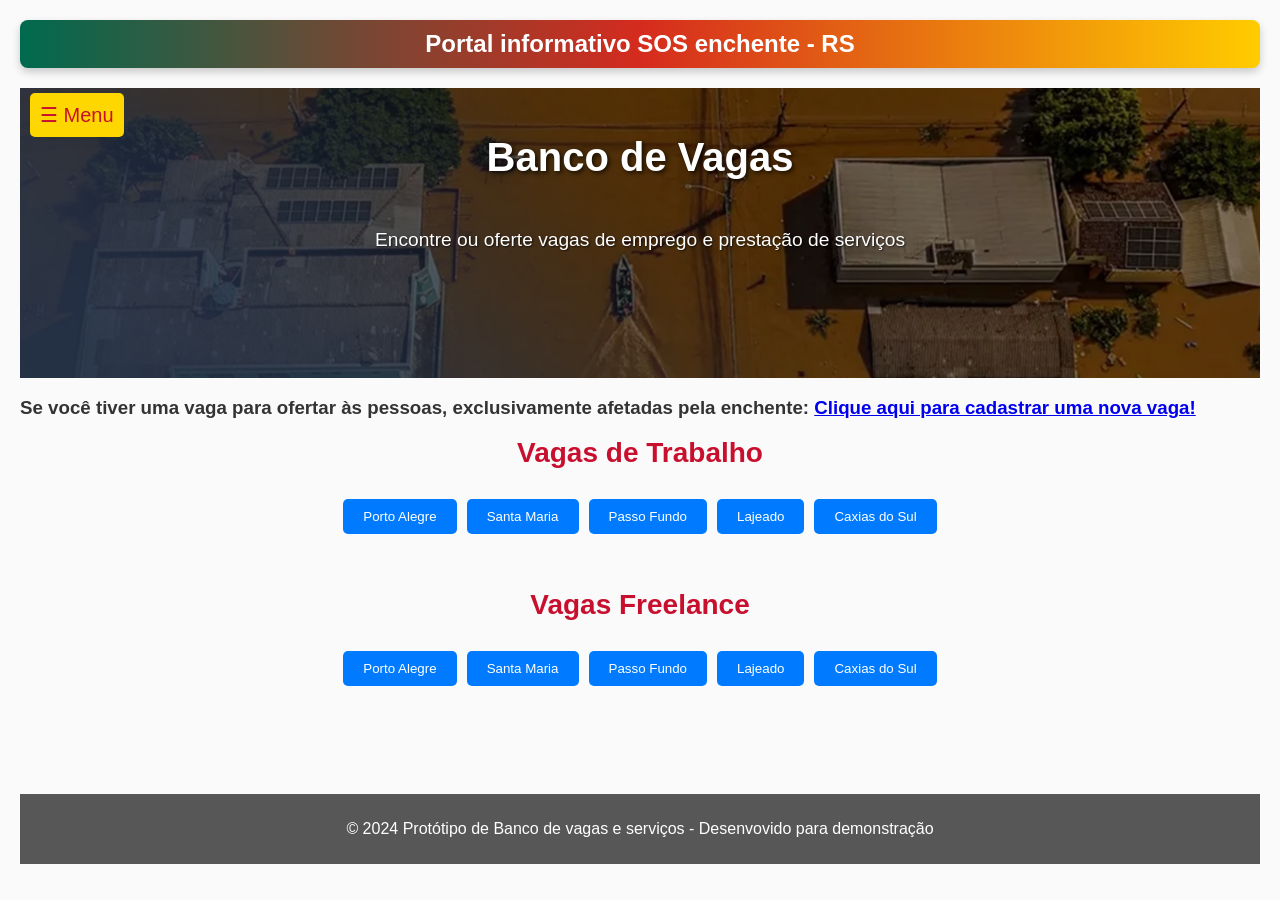
<file: projetos/Hackathon2024Recode/vagas.html>
<!DOCTYPE html>
<html lang="pt-br">
<head>
    <meta charset="UTF-8">
    <meta name="viewport" content="width=device-width, initial-scale=1.0">
    <title>Portal Informativo</title>
    <link rel="stylesheet" href="style.css">
</head>
<body>
    <a href="index.html" class="home-button">Portal informativo SOS enchente - RS</a>
<header>
    <h1>Banco de Vagas</h1>
    <p>Encontre ou oferte vagas de emprego e prestação de serviços </p>

    <!-- Botão de Menu -->
   <button class="menu-button" onclick="toggleMenu()">☰ Menu</button>
   <div class="menu" id="menu">
       <a class="menu-link" href="index.html">Página Inicial</a>
       <a class="menu-link" href="monitoramento.html">Sistema de Monitoramento</a>
       <a class="menu-link" href="preventiva.html">Prevenção e Proteção</a>
       <a class="menu-link" href="infraestrutura.html">Sistema de Drenagem</a>
       <a class="menu-link" href="SistemadeAlarme.html">Sistema de Alarme</a>
       <a class="menu-link" href="auxilio.html">Programas de Auxílio</a>
       <a class="menu-link" href="central.html">Central de Ajuda</a>
       <a class="menu-link" href="vagas.html">Banco de Vagas</a>
       <a class="menu-link" href="market.html">Hope Market</a>
    </div>
</header>
<h3>Se você tiver uma vaga para ofertar às pessoas, exclusivamente afetadas pela enchente:
<a href="https://docs.google.com/forms/d/e/1FAIpQLScxexp4dOwh3T7A9f_z2F0qUMNKSlI6-USPMa4LdYe6TygjHQ/viewform?usp=sf_link">Clique aqui para cadastrar uma nova vaga!</a></h3>
<h1>Vagas de Trabalho</h1>

<div class="menu-vaga">
    <button onclick="showVagas('porto-alegre')">Porto Alegre</button>
    <button onclick="showVagas('santa-maria')">Santa Maria</button>
    <button onclick="showVagas('passo-fundo')">Passo Fundo</button>
    <button onclick="showVagas('lajeado')">Lajeado</button>
    <button onclick="showVagas('caxias-do-sul')">Caxias do Sul</button>
</div>

<!-- Porto Alegre -->
<div id="porto-alegre" class="vagas">
    <div class="vaga">
        <h3>Auxiliar de Serviços Gerais</h3>
        <p><strong>Local:</strong> Porto Alegre</p>
        <p><strong>Descrição:</strong> Responsável por limpeza e organização de ambientes, recolhimento de lixo e auxílio em pequenas manutenções.</p>
        <p><strong>Requisitos:</strong> Ensino fundamental completo. Disponibilidade para trabalhar em horários alternados.</p>
        <p><strong>Salário:</strong> R$ 1.500 a R$ 1.800</p>
        <p><strong>Empresa:</strong> Limpeza Express Porto</p>
        <p><strong>Contato:</strong> (51) 9999-1234</p>
    </div>

    <div class="vaga">
        <h3>Ajudante de Cozinha</h3>
        <p><strong>Local:</strong> Porto Alegre</p>
        <p><strong>Descrição:</strong> Auxiliar no preparo de refeições, limpeza da cozinha, corte de legumes e organização de insumos.</p>
        <p><strong>Requisitos:</strong> Ensino fundamental completo. Experiência prévia será um diferencial.</p>
        <p><strong>Salário:</strong> R$ 1.400 a R$ 1.700</p>
        <p><strong>Empresa:</strong> Restaurante Sabor Gaúcho</p>
        <p><strong>Contato:</strong> (51) 9988-5678</p>
    </div>
</div>

<!-- Santa Maria -->
<div id="santa-maria" class="vagas">
    <div class="vaga">
        <h3>Repositor de Mercadorias</h3>
        <p><strong>Local:</strong> Santa Maria</p>
        <p><strong>Descrição:</strong> Reposição de produtos nas prateleiras, organização do estoque e controle de validade.</p>
        <p><strong>Requisitos:</strong> Ensino fundamental completo. Boa disposição física.</p>
        <p><strong>Salário:</strong> R$ 1.300 a R$ 1.600</p>
        <p><strong>Empresa:</strong> Supermercado Bom Preço</p>
        <p><strong>Contato:</strong> (55) 9966-1122</p>
    </div>

    <div class="vaga">
        <h3>Atendente de Padaria</h3>
        <p><strong>Local:</strong> Santa Maria</p>
        <p><strong>Descrição:</strong> Atendimento ao cliente, organização de vitrines, corte e embalagem de pães e bolos.</p>
        <p><strong>Requisitos:</strong> Ensino fundamental completo. Habilidade com atendimento ao público.</p>
        <p><strong>Salário:</strong> R$ 1.350 a R$ 1.550</p>
        <p><strong>Empresa:</strong> Padaria Delícias do Pão</p>
        <p><strong>Contato:</strong> (55) 9977-3344</p>
    </div>
</div>

<!-- Passo Fundo -->
<div id="passo-fundo" class="vagas">
    <div class="vaga">
        <h3>Carregador de Armazém</h3>
        <p><strong>Local:</strong> Passo Fundo</p>
        <p><strong>Descrição:</strong> Carregar e descarregar mercadorias, organizar o estoque e auxiliar na movimentação de cargas.</p>
        <p><strong>Requisitos:</strong> Ensino fundamental completo. Capacidade física para serviços pesados.</p>
        <p><strong>Salário:</strong> R$ 1.500 a R$ 1.800</p>
        <p><strong>Empresa:</strong> Armazém Central de Passo Fundo</p>
        <p><strong>Contato:</strong> (54) 9988-5566</p>
    </div>

    <div class="vaga">
        <h3>Auxiliar de Jardinagem</h3>
        <p><strong>Local:</strong> Passo Fundo</p>
        <p><strong>Descrição:</strong> Auxiliar na manutenção de jardins, corte de grama, plantio e cuidados com flores e plantas.</p>
        <p><strong>Requisitos:</strong> Ensino fundamental completo. Interesse por jardinagem.</p>
        <p><strong>Salário:</strong> R$ 1.250 a R$ 1.500</p>
        <p><strong>Empresa:</strong> Verde Viver Paisagismo</p>
        <p><strong>Contato:</strong> (54) 9977-4455</p>
    </div>
</div>

<!-- Lajeado -->
<div id="lajeado" class="vagas">
    <div class="vaga">
        <h3>Entregador de Motoboy</h3>
        <p><strong>Local:</strong> Lajeado</p>
        <p><strong>Descrição:</strong> Fazer entregas de produtos diversos, realizar rotas e assegurar a entrega em tempo hábil.</p>
        <p><strong>Requisitos:</strong> Ensino fundamental completo. CNH categoria A.</p>
        <p><strong>Salário:</strong> R$ 1.400 a R$ 1.700 + ajuda de custo</p>
        <p><strong>Empresa:</strong> Rápido Express Lajeado</p>
        <p><strong>Contato:</strong> (51) 9966-7788</p>
    </div>

    <div class="vaga">
        <h3>Auxiliar de Produção</h3>
        <p><strong>Local:</strong> Lajeado</p>
        <p><strong>Descrição:</strong> Atuar na linha de produção de fábrica, realizando montagem, embalagem e separação de produtos.</p>
        <p><strong>Requisitos:</strong> Ensino fundamental completo. Agilidade e atenção aos detalhes.</p>
        <p><strong>Salário:</strong> R$ 1.500 a R$ 1.750</p>
        <p><strong>Empresa:</strong> Fábrica Têxtil Lajeado</p>
        <p><strong>Contato:</strong> (51) 9988-2233</p>
    </div>
</div>

<!-- Caxias do Sul -->
<div id="caxias-do-sul" class="vagas">
    <div class="vaga">
        <h3>Auxiliar de Carga e Descarga</h3>
        <p><strong>Local:</strong> Caxias do Sul</p>
        <p><strong>Descrição:</strong> Realizar a carga e descarga de caminhões, organizar mercadorias no depósito e auxiliar na separação de pedidos.</p>
        <p><strong>Requisitos:</strong> Ensino fundamental completo. Boa disposição física.</p>
        <p><strong>Salário:</strong> R$ 1.450 a R$ 1.700</p>
        <p><strong>Empresa:</strong> Transportadora Sul Cargo</p>
        <p><strong>Contato:</strong> (54) 9966-9988</p>
    </div>

    <div class="vaga">
        <h3>Auxiliar de Limpeza</h3>
        <p><strong>Local:</strong> Caxias do Sul</p>
        <p><strong>Descrição:</strong> Realizar a limpeza e organização de escritórios, salas e áreas comuns. Manter os ambientes limpos e higienizados.</p>
        <p><strong>Requisitos:</strong> Ensino fundamental completo. Experiência com limpeza será um diferencial.</p>
        <p><strong>Salário:</strong> R$ 1.300 a R$ 1.500</p>
        <p><strong>Empresa:</strong> ServClean Caxias</p>
        <p><strong>Contato:</strong> (54) 9977-8877</p>
    </div>
</div>

<br><br>
<h1>Vagas Freelance</h1>

<div class="menu-vaga">
    <button onclick="showVagas('porto-alegre2')">Porto Alegre</button>
    <button onclick="showVagas('santa-maria2')">Santa Maria</button>
    <button onclick="showVagas('passo-fundo2')">Passo Fundo</button>
    <button onclick="showVagas('lajeado2')">Lajeado</button>
    <button onclick="showVagas('caxias-do-sul2')">Caxias do Sul</button>
</div>

<!-- Porto Alegre -->
<div id="porto-alegre2" class="vagas">
    <div class="vaga">
        <h3>Pintor</h3>
        <p><strong>Local:</strong> Porto Alegre</p>
        <p><strong>Descrição:</strong> Pintura de imóvel (casa externa)</p>
        <p><strong>Requisitos:</strong> Desejável que possa trabalhar finais de semana.</p>
        <p><strong>Salário:</strong> R$ 1.500 a R$ 1.800</p>
        <p><strong>Nome:</strong> Julio</p>
        <p><strong>Contato:</strong> (51) 9999-1234</p>
    </div>

    <div class="vaga">
        <h3>Eletrecista</h3>
        <p><strong>Local:</strong> Porto Alegre - Casa da cultura</p>
        <p><strong>Descrição:</strong> Nova Instalação e reforma de uma antiga.</p>
        <p><strong>Requisitos:</strong> Possa trabalhar apartir das 18horas</p>
        <p><strong>Salário:</strong> R$ 1.400 a R$ 1.700</p>
        <p><strong>Nome:</strong> Restaurante Sabor Gaúcho</p>
        <p><strong>Contato:</strong> (51) 9988-5678</p>
    </div>
</div>

<!-- Santa Maria -->
<div id="santa-maria2" class="vagas">
    <div class="vaga">
        <h3>Pintor</h3>
        <p><strong>Local:</strong> Porto Alegre</p>
        <p><strong>Descrição:</strong> Pintura de imóvel (casa externa)</p>
        <p><strong>Requisitos:</strong> Desejável que possa trabalhar finais de semana.</p>
        <p><strong>Salário:</strong> R$ 1.500 a R$ 1.800</p>
        <p><strong>Nome:</strong> Julio</p>
        <p><strong>Contato:</strong> (51) 9999-1234</p>
    </div>

    <div class="vaga">
        <h3>Eletrecista</h3>
        <p><strong>Local:</strong> Porto Alegre - Casa da cultura</p>
        <p><strong>Descrição:</strong> Nova Instalação e reforma de uma antiga.</p>
        <p><strong>Requisitos:</strong> Possa trabalhar apartir das 18horas</p>
        <p><strong>Salário:</strong> R$ 1.400 a R$ 1.700</p>
        <p><strong>Nome:</strong> Restaurante Sabor Gaúcho</p>
        <p><strong>Contato:</strong> (51) 9988-5678</p>
    </div>
</div>

<!-- Passo Fundo -->
<div id="passo-fundo2" class="vagas">
    <div class="vaga">
        <h3>Pintor</h3>
        <p><strong>Local:</strong> Porto Alegre</p>
        <p><strong>Descrição:</strong> Pintura de imóvel (casa externa)</p>
        <p><strong>Requisitos:</strong> Desejável que possa trabalhar finais de semana.</p>
        <p><strong>Salário:</strong> R$ 1.500 a R$ 1.800</p>
        <p><strong>Nome:</strong> Julio</p>
        <p><strong>Contato:</strong> (51) 9999-1234</p>
    </div>

    <div class="vaga">
        <h3>Eletrecista</h3>
        <p><strong>Local:</strong> Porto Alegre - Casa da cultura</p>
        <p><strong>Descrição:</strong> Nova Instalação e reforma de uma antiga.</p>
        <p><strong>Requisitos:</strong> Possa trabalhar apartir das 18horas</p>
        <p><strong>Salário:</strong> R$ 1.400 a R$ 1.700</p>
        <p><strong>Nome:</strong> Restaurante Sabor Gaúcho</p>
        <p><strong>Contato:</strong> (51) 9988-5678</p>
    </div>
</div>

<!-- Lajeado -->
<div id="lajeado2" class="vagas">
    <div class="vaga">
        <h3>Pintor</h3>
        <p><strong>Local:</strong> Porto Alegre</p>
        <p><strong>Descrição:</strong> Pintura de imóvel (casa externa)</p>
        <p><strong>Requisitos:</strong> Desejável que possa trabalhar finais de semana.</p>
        <p><strong>Salário:</strong> R$ 1.500 a R$ 1.800</p>
        <p><strong>Nome:</strong> Julio</p>
        <p><strong>Contato:</strong> (51) 9999-1234</p>
    </div>

    <div class="vaga">
        <h3>Eletrecista</h3>
        <p><strong>Local:</strong> Porto Alegre - Casa da cultura</p>
        <p><strong>Descrição:</strong> Nova Instalação e reforma de uma antiga.</p>
        <p><strong>Requisitos:</strong> Possa trabalhar apartir das 18horas</p>
        <p><strong>Salário:</strong> R$ 1.400 a R$ 1.700</p>
        <p><strong>Nome:</strong> Restaurante Sabor Gaúcho</p>
        <p><strong>Contato:</strong> (51) 9988-5678</p>
    </div>
</div>

<!-- Caxias do Sul -->
<div id="caxias-do-sul2" class="vagas">
    <div class="vaga">
        <h3>Pintor</h3>
        <p><strong>Local:</strong> Porto Alegre</p>
        <p><strong>Descrição:</strong> Pintura de imóvel (casa externa)</p>
        <p><strong>Requisitos:</strong> Desejável que possa trabalhar finais de semana.</p>
        <p><strong>Salário:</strong> R$ 1.500 a R$ 1.800</p>
        <p><strong>Nome:</strong> Julio</p>
        <p><strong>Contato:</strong> (51) 9999-1234</p>
    </div>

    <div class="vaga">
        <h3>Eletrecista</h3>
        <p><strong>Local:</strong> Porto Alegre - Casa da cultura</p>
        <p><strong>Descrição:</strong> Nova Instalação e reforma de uma antiga.</p>
        <p><strong>Requisitos:</strong> Possa trabalhar apartir das 18horas</p>
        <p><strong>Salário:</strong> R$ 1.400 a R$ 1.700</p>
        <p><strong>Nome:</strong> Restaurante Sabor Gaúcho</p>
        <p><strong>Contato:</strong> (51) 9988-5678</p>
    </div>
</div>

<br><br><br><br><br><br>

<footer>
    <p>&copy; 2024 Protótipo de Banco de vagas e serviços - Desenvovido para demonstração</p>
</footer>


<!-- Script para chamar o javascript -->
<script src="script.js"></script>
</body>
</html>
</file>
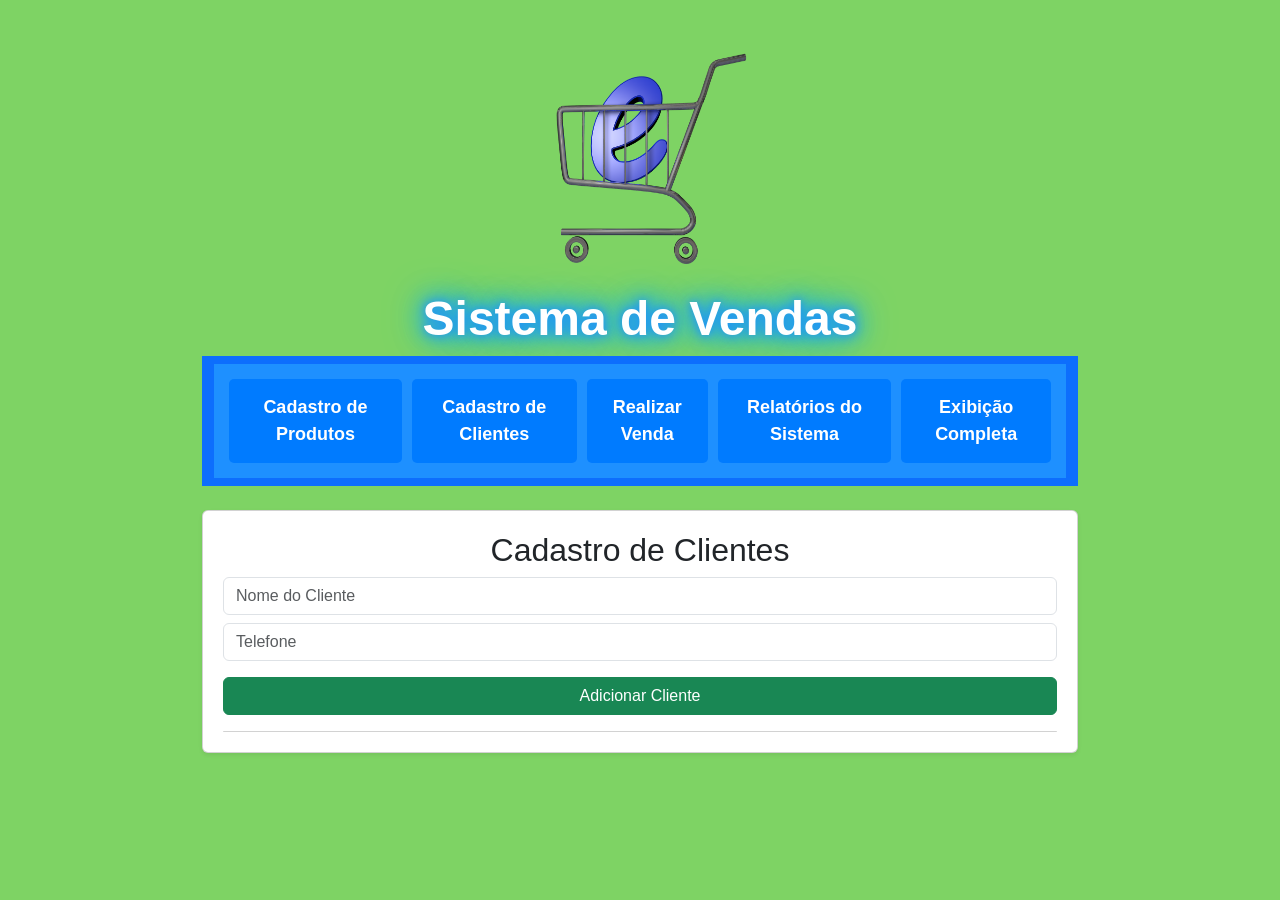
<file: projetos/Sistema-De-Vendas/cadastro_clientes.html>
<!DOCTYPE html>
<html lang="pt-br">
<head>
    <meta charset="UTF-8">
    <meta name="viewport" content="width=device-width, initial-scale=1.0">
    <title>Sistema de Vendas</title>
    
    <!-- Bootstrap CSS -->
    <link href="https://cdn.jsdelivr.net/npm/bootstrap@5.3.0/dist/css/bootstrap.min.css" rel="stylesheet">
    <link rel="stylesheet" href="src/style/style.css">

    <script src="src/js/app.js" defer></script>

    <style>
   
    </style>
</head>
<body>

    <div class="container">
        <h1 class="title"><img id="logo" src="src/img/shopping.png" alt=""srcset=""> <br> Sistema de Vendas</h1>


        <nav class="navbar navbar-expand-lg navbar-dark bg-primary">
            <div class="container-fluid">
              <!-- <a class="navbar-brand" href="#">Sistema de Vendas</a> -->
              <button class="navbar-toggler" type="button" data-bs-toggle="collapse" data-bs-target="#navbarNav" aria-controls="navbarNav" aria-expanded="false" aria-label="Alternar navegação">
                <span class="navbar-toggler-icon"></span>
              </button>
              <div class="collapse navbar-collapse" id="navbarNav">
                <ul class="navbar-nav menu">
                  <li class="nav-item">
                    <a class="nav-link" href="cadastro_produtos.html">Cadastro de Produtos</a>
                  </li>
                  <li class="nav-item">
                    <a class="nav-link" href="cadastro_clientes.html">Cadastro de Clientes</a>
                  </li>
                  <li class="nav-item">
                    <a class="nav-link" href="realizar_venda.html">Realizar Venda</a>
                  </li>
                  <li class="nav-item">
                    <a class="nav-link" href="relatorios.html">Relatórios do Sistema</a>
                  </li>
                  <li class="nav-item">
                    <a class="nav-link" href="index.html">Exibição Completa</a>
                  </li>
                </ul>
              </div>
            </div>
          </nav><br>


        <div class="row justify-content-center">
           

            <!-- Cadastro de Clientes -->
             <br>
            <div class="col-md-12">
                <div class="card shadow-sm">
                    <h2 class="text-center">Cadastro de Clientes</h2>
                    <div class="mb-2">
                        <input type="text" id="clienteNome" class="form-control" placeholder="Nome do Cliente">
                    </div>
                    <div class="mb-3">
                        <input type="text" id="clienteTelefone" class="form-control" placeholder="Telefone">
                    </div>
                    <button class="btn btn-success" onclick="addCliente()">Adicionar Cliente</button>
                    <ul id="listaClientes" class="mt-3 list-group"></ul>
                </div>
            </div>
        </div>

      

    <!-- Bootstrap JS -->
    <script src="https://cdn.jsdelivr.net/npm/bootstrap@5.3.0/dist/js/bootstrap.bundle.min.js"></script>



</body>
</html>
</file>
<file: style.css>
/* ========================================
   Variables & Reset - Light Theme (Default)
======================================== */
:root {
    /* Light Theme Colors */
    --primary-color: #6C63FF;
    --secondary-color: #2D2D39;
    --accent-color: #00D9FF;
    --text-color: #333333;
    --text-light: #666666;
    --text-muted: #888888;
    --bg-light: #F8F9FA;
    --bg-white: #FFFFFF;
    --bg-card: #FFFFFF;
    --bg-gradient: linear-gradient(135deg, #6C63FF 0%, #00D9FF 100%);
    --shadow: 0 10px 30px rgba(0, 0, 0, 0.1);
    --shadow-hover: 0 20px 40px rgba(108, 99, 255, 0.2);
    --transition: all 0.3s ease;
    --border-radius: 12px;
    --max-width: 1200px;
    
    /* Theme specific */
    --header-bg: rgba(255, 255, 255, 0.95);
    --border-color: #eee;
    --nav-bg: #FFFFFF;
}

/* Dark Theme */
[data-theme="dark"] {
    --primary-color: #6C63FF;
    --secondary-color: #E0E0E0;
    --accent-color: #00D9FF;
    --text-color: #E0E0E0;
    --text-light: #A0A0A0;
    --text-muted: #707070;
    --bg-light: #0F0F1A;
    --bg-white: #1A1A2E;
    --bg-card: #16213E;
    --bg-gradient: linear-gradient(135deg, #6C63FF 0%, #00D9FF 100%);
    --shadow: 0 10px 30px rgba(0, 0, 0, 0.3);
    --shadow-hover: 0 20px 40px rgba(108, 99, 255, 0.25);
    --header-bg: rgba(15, 15, 26, 0.95);
    --border-color: rgba(108, 99, 255, 0.1);
    --nav-bg: #1A1A2E;
}

* {
    margin: 0;
    padding: 0;
    box-sizing: border-box;
}

html {
    scroll-behavior: smooth;
}

body {
    font-family: 'Poppins', sans-serif;
    line-height: 1.6;
    color: var(--text-color);
    background-color: var(--bg-light);
    transition: background-color 0.3s ease, color 0.3s ease;
}

a {
    text-decoration: none;
    color: inherit;
}

ul {
    list-style: none;
}

.container {
    max-width: var(--max-width);
    margin: 0 auto;
    padding: 0 20px;
}

/* ========================================
   Theme Toggle Button
======================================== */
.theme-toggle {
    background: var(--bg-card);
    border: 2px solid var(--primary-color);
    border-radius: 50%;
    width: 45px;
    height: 45px;
    cursor: pointer;
    display: flex;
    align-items: center;
    justify-content: center;
    transition: var(--transition);
    margin-left: 20px;
}

.theme-toggle:hover {
    transform: scale(1.1);
    box-shadow: 0 0 15px rgba(108, 99, 255, 0.4);
}

.theme-toggle i {
    font-size: 1.2rem;
    color: var(--primary-color);
    transition: var(--transition);
}

[data-theme="dark"] .theme-toggle .fa-sun {
    display: none;
}

[data-theme="dark"] .theme-toggle .fa-moon {
    display: block;
}

[data-theme="dark"] .theme-toggle .fa-sun {
    display: none;
}

[data-theme="dark"] .theme-toggle .fa-moon {
    display: none;
}

[data-theme="dark"] .theme-toggle .fa-sun {
    display: block;
}

.theme-toggle .fa-moon {
    display: none;
}

/* ========================================
   Header & Navigation
======================================== */
.header {
    position: fixed;
    top: 0;
    left: 0;
    width: 100%;
    background: var(--header-bg);
    -webkit-backdrop-filter: blur(10px);
    backdrop-filter: blur(10px);
    z-index: 1000;
    box-shadow: 0 2px 20px rgba(0, 0, 0, 0.05);
    transition: background 0.3s ease;
}

[data-theme="dark"] .header {
    box-shadow: 0 2px 20px rgba(0, 0, 0, 0.3);
}

.navbar {
    display: flex;
    justify-content: space-between;
    align-items: center;
    padding: 15px 40px;
    max-width: var(--max-width);
    margin: 0 auto;
}

.logo-text {
    font-size: 1.5rem;
    font-weight: 700;
    color: var(--secondary-color);
    transition: color 0.3s ease;
}

.logo-text .highlight {
    color: var(--primary-color);
}

.nav-menu {
    display: flex;
    gap: 30px;
    align-items: center;
}

.nav-menu a {
    font-weight: 500;
    color: var(--text-color);
    transition: var(--transition);
    position: relative;
}

.nav-menu a::after {
    content: '';
    position: absolute;
    bottom: -5px;
    left: 0;
    width: 0;
    height: 2px;
    background: var(--primary-color);
    transition: var(--transition);
}

.nav-menu a:hover {
    color: var(--primary-color);
}

.nav-menu a:hover::after {
    width: 100%;
}

.hamburger {
    display: none;
    cursor: pointer;
}

.bar {
    display: block;
    width: 25px;
    height: 3px;
    margin: 5px auto;
    background: var(--text-color);
    transition: var(--transition);
}

/* ========================================
   Hero Section
======================================== */
.hero {
    min-height: 100vh;
    display: flex;
    align-items: center;
    justify-content: space-between;
    padding: 120px 40px 80px;
    max-width: var(--max-width);
    margin: 0 auto;
    gap: 50px;
    background: var(--bg-white);
    transition: background 0.3s ease;
}

[data-theme="dark"] .hero {
    background: linear-gradient(180deg, #0F0F1A 0%, #1A1A2E 100%);
}

.hero-content {
    flex: 1;
}

.hero h1 {
    font-size: 3.5rem;
    font-weight: 700;
    color: var(--secondary-color);
    margin-bottom: 10px;
    animation: fadeInUp 0.8s ease;
    transition: color 0.3s ease;
}

.hero h2 {
    font-size: 1.5rem;
    font-weight: 500;
    color: var(--primary-color);
    margin-bottom: 20px;
    animation: fadeInUp 0.8s ease 0.2s both;
}

.pitch {
    font-size: 1.1rem;
    color: var(--text-light);
    margin-bottom: 30px;
    max-width: 600px;
    animation: fadeInUp 0.8s ease 0.4s both;
    transition: color 0.3s ease;
}

.hero-buttons {
    display: flex;
    flex-wrap: wrap;
    gap: 15px;
    animation: fadeInUp 0.8s ease 0.6s both;
}

.btn {
    padding: 12px 30px;
    border-radius: 30px;
    font-weight: 600;
    font-size: 1rem;
    transition: var(--transition);
    display: inline-flex;
    align-items: center;
    gap: 8px;
}

.btn-primary {
    background: var(--primary-color);
    color: white;
}

.btn-primary:hover {
    background: #5a52d5;
    transform: translateY(-3px);
    box-shadow: 0 10px 20px rgba(108, 99, 255, 0.3);
}

.btn-secondary {
    background: var(--bg-card);
    color: var(--secondary-color);
    border: 2px solid var(--primary-color);
}

[data-theme="dark"] .btn-secondary {
    color: white;
}

.btn-secondary:hover {
    background: var(--primary-color);
    color: white;
    transform: translateY(-3px);
    box-shadow: 0 10px 20px rgba(108, 99, 255, 0.4);
}

.btn-outline {
    border: 2px solid var(--primary-color);
    color: var(--primary-color);
}

.btn-outline:hover {
    background: var(--primary-color);
    color: white;
    transform: translateY(-3px);
}

.hero-image {
    flex: 1;
    display: flex;
    justify-content: center;
    animation: fadeInRight 1s ease;
}

.avatar-placeholder {
    width: 350px;
    height: 350px;
    border-radius: 50%;
    background: var(--bg-gradient);
    display: flex;
    align-items: center;
    justify-content: center;
    box-shadow: var(--shadow);
    transition: var(--transition);
}

[data-theme="dark"] .avatar-placeholder {
    box-shadow: 0 0 50px rgba(108, 99, 255, 0.4);
    border: 4px solid rgba(108, 99, 255, 0.3);
}

.avatar-placeholder i {
    font-size: 150px;
    color: white;
}

/* ========================================
   Section Title
======================================== */
.section-title {
    font-size: 2.5rem;
    font-weight: 700;
    color: var(--secondary-color);
    text-align: center;
    margin-bottom: 50px;
    position: relative;
    transition: color 0.3s ease;
}

.section-title::after {
    content: '';
    position: absolute;
    bottom: -15px;
    left: 50%;
    transform: translateX(-50%);
    width: 60px;
    height: 4px;
    background: var(--bg-gradient);
    border-radius: 2px;
}

/* ========================================
   Journey Section
======================================== */
.journey {
    padding: 100px 0;
    background: var(--bg-white);
    transition: background 0.3s ease;
}

[data-theme="dark"] .journey {
    background: #1A1A2E;
}

.journey-content {
    display: flex;
    align-items: center;
    justify-content: center;
    gap: 20px;
    flex-wrap: wrap;
}

.journey-card {
    background: var(--bg-card);
    padding: 30px;
    border-radius: var(--border-radius);
    box-shadow: var(--shadow);
    text-align: center;
    flex: 1;
    min-width: 200px;
    max-width: 250px;
    transition: var(--transition);
    border: 1px solid var(--border-color);
}

.journey-card:hover {
    transform: translateY(-10px);
    box-shadow: var(--shadow-hover);
    border-color: var(--primary-color);
}

.journey-icon {
    width: 60px;
    height: 60px;
    border-radius: 50%;
    background: var(--bg-gradient);
    display: flex;
    align-items: center;
    justify-content: center;
    margin: 0 auto 20px;
}

.journey-icon i {
    font-size: 24px;
    color: white;
}

.journey-card h3 {
    font-size: 1.1rem;
    color: var(--secondary-color);
    margin-bottom: 10px;
    transition: color 0.3s ease;
}

.journey-card p {
    font-size: 0.9rem;
    color: var(--text-light);
    transition: color 0.3s ease;
}

.journey-arrow {
    color: var(--primary-color);
    font-size: 1.5rem;
}

/* ========================================
   About Section
======================================== */
.about {
    padding: 100px 0;
    background: var(--bg-light);
    transition: background 0.3s ease;
}

[data-theme="dark"] .about {
    background: #0F0F1A;
}

.about-content {
    display: grid;
    grid-template-columns: 1fr 1fr;
    gap: 50px;
    align-items: center;
}

.about-text h3 {
    font-size: 1.5rem;
    color: var(--secondary-color);
    margin: 25px 0 15px;
    transition: color 0.3s ease;
}

.about-text h3:first-child {
    margin-top: 0;
}

.about-text p {
    color: var(--text-light);
    margin-bottom: 15px;
    line-height: 1.8;
    transition: color 0.3s ease;
}

.about-stats {
    display: grid;
    grid-template-columns: repeat(2, 1fr);
    gap: 20px;
}

.stat-item {
    background: var(--bg-card);
    padding: 30px;
    border-radius: var(--border-radius);
    text-align: center;
    color: white;
    transition: var(--transition);
    border: 1px solid var(--border-color);
}

[data-theme="dark"] .stat-item {
    border: 1px solid rgba(108, 99, 255, 0.2);
}

.stat-item:hover {
    transform: scale(1.05);
    border-color: var(--primary-color);
}

[data-theme="dark"] .stat-item:hover {
    box-shadow: 0 0 30px rgba(108, 99, 255, 0.2);
}

.stat-number {
    display: block;
    font-size: 2.5rem;
    font-weight: 700;
    color: var(--primary-color);
    transition: color 0.3s ease;
}

.stat-label {
    font-size: 0.9rem;
    color: var(--text-light);
    transition: color 0.3s ease;
}

/* ========================================
   Skills Section
======================================== */
.skills {
    padding: 100px 0;
    background: var(--bg-white);
    transition: background 0.3s ease;
}

[data-theme="dark"] .skills {
    background: #1A1A2E;
}

.skills-grid {
    display: grid;
    grid-template-columns: repeat(auto-fit, minmax(250px, 1fr));
    gap: 30px;
}

.skill-category {
    background: var(--bg-card);
    padding: 30px;
    border-radius: var(--border-radius);
    box-shadow: var(--shadow);
    transition: var(--transition);
    border: 1px solid var(--border-color);
}

.skill-category:hover {
    transform: translateY(-5px);
    box-shadow: var(--shadow-hover);
    border-color: var(--primary-color);
}

.skill-category h3 {
    font-size: 1.3rem;
    color: var(--secondary-color);
    margin-bottom: 20px;
    display: flex;
    align-items: center;
    gap: 10px;
    transition: color 0.3s ease;
}

.skill-category h3 i {
    color: var(--primary-color);
}

.skill-tags {
    display: flex;
    flex-wrap: wrap;
    gap: 10px;
}

.skill-tag {
    background: var(--bg-light);
    color: var(--text-color);
    padding: 8px 16px;
    border-radius: 20px;
    font-size: 0.9rem;
    font-weight: 500;
    transition: var(--transition);
}

[data-theme="dark"] .skill-tag {
    background: rgba(108, 99, 255, 0.15);
    color: var(--primary-color);
    border: 1px solid rgba(108, 99, 255, 0.2);
}

.skill-tag:hover {
    background: var(--primary-color);
    color: white;
}

/* ========================================
   Projects Section
======================================== */
.projects {
    padding: 100px 0;
    background: var(--bg-light);
    transition: background 0.3s ease;
}

[data-theme="dark"] .projects {
    background: #0F0F1A;
}

.projects-grid {
    display: grid;
    grid-template-columns: repeat(auto-fit, minmax(280px, 1fr));
    gap: 30px;
}

.project-card {
    background: var(--bg-card);
    border-radius: var(--border-radius);
    padding: 30px;
    box-shadow: var(--shadow);
    transition: var(--transition);
    border: 1px solid var(--border-color);
}

.project-card:hover {
    transform: translateY(-10px);
    box-shadow: var(--shadow-hover);
    border-color: var(--primary-color);
}

.project-icon {
    width: 60px;
    height: 60px;
    border-radius: var(--border-radius);
    background: var(--bg-gradient);
    display: flex;
    align-items: center;
    justify-content: center;
    margin-bottom: 20px;
}

.project-icon i {
    font-size: 24px;
    color: white;
}

.project-card h3 {
    font-size: 1.3rem;
    color: var(--secondary-color);
    margin-bottom: 15px;
    transition: color 0.3s ease;
}

.project-description {
    color: var(--text-light);
    margin-bottom: 20px;
    line-height: 1.6;
    transition: color 0.3s ease;
}

.project-tech {
    display: flex;
    flex-wrap: wrap;
    gap: 8px;
    margin-bottom: 20px;
}

.tech-tag {
    background: var(--bg-light);
    color: var(--primary-color);
    padding: 5px 12px;
    border-radius: 15px;
    font-size: 0.8rem;
    font-weight: 500;
    transition: var(--transition);
}

[data-theme="dark"] .tech-tag {
    background: rgba(108, 99, 255, 0.15);
    border: 1px solid rgba(108, 99, 255, 0.2);
}

.project-links {
    display: flex;
    gap: 15px;
}

.project-link {
    display: inline-flex;
    align-items: center;
    gap: 5px;
    color: var(--primary-color);
    font-weight: 600;
    transition: var(--transition);
}

.project-link:hover {
    color: var(--accent-color);
}

/* ========================================
   Experience Section
======================================== */
.experience {
    padding: 100px 0;
    background: var(--bg-white);
    transition: background 0.3s ease;
}

[data-theme="dark"] .experience {
    background: #1A1A2E;
}

.experience-grid {
    display: grid;
    grid-template-columns: repeat(auto-fit, minmax(300px, 1fr));
    gap: 40px;
}

.experience-column h3 {
    font-size: 1.5rem;
    color: var(--secondary-color);
    margin-bottom: 30px;
    display: flex;
    align-items: center;
    gap: 10px;
    transition: color 0.3s ease;
}

.experience-column h3 i {
    color: var(--primary-color);
}

.experience-item {
    background: var(--bg-card);
    padding: 25px;
    border-radius: var(--border-radius);
    box-shadow: var(--shadow);
    margin-bottom: 20px;
    transition: var(--transition);
    border: 1px solid var(--border-color);
}

.experience-item:hover {
    transform: translateX(10px);
    border-color: var(--primary-color);
}

.experience-item h4 {
    font-size: 1.1rem;
    color: var(--secondary-color);
    margin-bottom: 5px;
    transition: color 0.3s ease;
}

.experience-item .institution {
    color: var(--primary-color);
    font-weight: 500;
    margin-bottom: 5px;
}

.experience-item .period {
    color: var(--text-light);
    font-size: 0.9rem;
    transition: color 0.3s ease;
}

/* ========================================
   Contact Section
======================================== */
.contact {
    padding: 100px 0;
    text-align: center;
    background: var(--bg-light);
    transition: background 0.3s ease;
}

[data-theme="dark"] .contact {
    background: #0F0F1A;
}

.contact-subtitle {
    font-size: 1.1rem;
    color: var(--text-light);
    margin-bottom: 40px;
    transition: color 0.3s ease;
}

.contact-links {
    display: flex;
    justify-content: center;
    gap: 30px;
    flex-wrap: wrap;
}

.contact-link {
    display: flex;
    flex-direction: column;
    align-items: center;
    gap: 10px;
    padding: 30px 40px;
    background: var(--bg-card);
    border-radius: var(--border-radius);
    box-shadow: var(--shadow);
    transition: var(--transition);
    min-width: 150px;
    border: 1px solid var(--border-color);
}

.contact-link:hover {
    transform: translateY(-10px);
    box-shadow: var(--shadow-hover);
    border-color: var(--primary-color);
}

.contact-link i {
    font-size: 2.5rem;
    color: var(--primary-color);
}

.contact-link span {
    font-weight: 600;
    color: var(--secondary-color);
    transition: color 0.3s ease;
}

/* ========================================
   Footer
======================================== */
.footer {
    background: var(--bg-card);
    color: var(--text-color);
    padding: 30px 0;
    text-align: center;
    border-top: 1px solid var(--border-color);
    transition: all 0.3s ease;
}

[data-theme="dark"] .footer {
    background: #0a0a14;
    border-top: 1px solid rgba(108, 99, 255, 0.2);
}

[data-theme="dark"] .footer p {
    color: var(--text-light);
}

.footer p {
    margin-bottom: 10px;
}

.footer-note {
    color: var(--text-muted);
    font-size: 0.9rem;
    transition: color 0.3s ease;
}

[data-theme="dark"] .footer-note {
    color: var(--text-muted);
}

.footer-note i {
    color: #ff6b6b;
}

/* ========================================
   Animations
======================================== */
@keyframes fadeInUp {
    from {
        opacity: 0;
        transform: translateY(30px);
    }
    to {
        opacity: 1;
        transform: translateY(0);
    }
}

@keyframes fadeInRight {
    from {
        opacity: 0;
        transform: translateX(30px);
    }
    to {
        opacity: 1;
        transform: translateX(0);
    }
}

/* ========================================
   Responsive Design
======================================== */
@media (max-width: 992px) {
    .hero {
        flex-direction: column;
        text-align: center;
        padding: 100px 20px 60px;
    }

    .hero-content {
        order: 2;
    }

    .hero-image {
        order: 1;
    }

    .pitch {
        margin: 0 auto 30px;
    }

    .hero-buttons {
        justify-content: center;
    }

    .about-content {
        grid-template-columns: 1fr;
    }

    .about-stats {
        justify-items: center;
    }
}

@media (max-width: 768px) {
    .navbar {
        padding: 15px 20px;
    }

    .hamburger {
        display: block;
        z-index: 1001;
    }

    .hamburger.active .bar:nth-child(1) {
        transform: translateY(8px) rotate(45deg);
    }

    .hamburger.active .bar:nth-child(2) {
        opacity: 0;
    }

    .hamburger.active .bar:nth-child(3) {
        transform: translateY(-8px) rotate(-45deg);
    }

    .nav-menu {
        position: fixed;
        left: -100%;
        top: 0;
        gap: 0;
        flex-direction: column;
        background: var(--nav-bg);
        width: 100%;
        height: 100vh;
        text-align: center;
        transition: 0.3s;
        padding-top: 80px;
    }

    .nav-menu.active {
        left: 0;
    }

    .nav-menu li {
        padding: 20px;
    }

    .hero h1 {
        font-size: 2.5rem;
    }

    .hero h2 {
        font-size: 1.2rem;
    }

    .avatar-placeholder {
        width: 250px;
        height: 250px;
    }

    .avatar-placeholder i {
        font-size: 100px;
    }

    .section-title {
        font-size: 2rem;
    }

    .journey-content {
        flex-direction: column;
    }

    .journey-arrow {
        transform: rotate(90deg);
    }

    .journey-card {
        max-width: 100%;
    }
}

@media (max-width: 480px) {
    .hero h1 {
        font-size: 2rem;
    }

    .btn {
        padding: 10px 20px;
        font-size: 0.9rem;
    }

    .hero-buttons {
        flex-direction: column;
        align-items: center;
    }

    .section-title {
        font-size: 1.8rem;
    }

    .stat-item {
        padding: 20px;
    }

    .stat-number {
        font-size: 2rem;
    }
}
</file>
<file: projetos/BlogResponsivo/style.css>
/* ========================================
   Blog Responsivo - Estilos
======================================== */
:root {
    --primary-color: #6C63FF;
    --secondary-color: #2D2D39;
    --accent-color: #00D9FF;
    --bg-light: #F8F9FA;
    --text-color: #333;
    --text-light: #666;
}

* {
    margin: 0;
    padding: 0;
    box-sizing: border-box;
}

body {
    font-family: 'Poppins', sans-serif;
    color: var(--text-color);
    background: var(--bg-light);
    overflow-x: hidden;
}

/* Navigation */
.navbar {
    background: var(--secondary-color);
    padding: 15px 0;
    box-shadow: 0 2px 20px rgba(0, 0, 0, 0.1);
}

.navbar-brand {
    font-weight: 700;
    font-size: 1.5rem;
    color: var(--primary-color) !important;
}

.navbar-nav .nav-link {
    color: white !important;
    font-weight: 500;
    margin: 0 10px;
    transition: color 0.3s ease;
}

.navbar-nav .nav-link:hover {
    color: var(--accent-color) !important;
}

/* Hero Section */
.hero-section {
    padding: 100px 0;
    background: linear-gradient(135deg, var(--secondary-color) 0%, #1a1a2e 100%);
    color: white;
}

.hero-section h1 {
    font-size: 3rem;
    margin-bottom: 20px;
    animation: fadeInUp 0.8s ease;
}

.hero-section .lead {
    font-size: 1.2rem;
    opacity: 0.9;
    margin-bottom: 30px;
    animation: fadeInUp 0.8s ease 0.2s both;
}

.btn-primary {
    background: var(--primary-color);
    border: none;
    padding: 12px 30px;
    border-radius: 30px;
    font-weight: 600;
    transition: all 0.3s ease;
}

.btn-primary:hover {
    background: #5a52d5;
    transform: translateY(-3px);
    box-shadow: 0 10px 30px rgba(108, 99, 255, 0.3);
}

.hero-illustration {
    text-align: center;
    animation: fadeInRight 1s ease;
}

.hero-illustration i {
    font-size: 150px;
    background: linear-gradient(135deg, var(--primary-color), var(--accent-color));
    -webkit-background-clip: text;
    background-clip: text;
    -webkit-text-fill-color: transparent;
}

/* Artigos Section */
.artigos-section {
    padding: 80px 0;
}

.section-title {
    font-size: 2.5rem;
    font-weight: 700;
    color: var(--secondary-color);
    text-align: center;
    margin-bottom: 50px;
}

.article-card {
    border: none;
    border-radius: 15px;
    overflow: hidden;
    box-shadow: 0 10px 30px rgba(0, 0, 0, 0.1);
    transition: all 0.3s ease;
    height: 100%;
}

.article-card:hover {
    transform: translateY(-10px);
    box-shadow: 0 20px 40px rgba(108, 99, 255, 0.2);
}

.card-img-top {
    height: 150px;
    background: linear-gradient(135deg, var(--primary-color), var(--accent-color));
    display: flex;
    align-items: center;
    justify-content: center;
}

.card-img-top i {
    font-size: 4rem;
    color: white;
}

.card-body {
    padding: 25px;
}

.category {
    display: inline-block;
    background: var(--primary-color);
    color: white;
    padding: 5px 15px;
    border-radius: 20px;
    font-size: 0.75rem;
    font-weight: 600;
    margin-bottom: 10px;
}

.card-title {
    font-size: 1.2rem;
    font-weight: 600;
    color: var(--secondary-color);
    margin-bottom: 10px;
}

.card-text {
    color: var(--text-light);
    font-size: 0.9rem;
    line-height: 1.6;
    margin-bottom: 15px;
}

.read-more {
    color: var(--primary-color);
    font-weight: 600;
    text-decoration: none;
    display: inline-flex;
    align-items: center;
    gap: 5px;
    transition: all 0.3s ease;
}

.read-more:hover {
    gap: 10px;
}

/* Sobre Section */
.sobre-section {
    padding: 80px 0;
    background: white;
}

.sobre-img {
    text-align: center;
}

.sobre-img i {
    font-size: 150px;
    background: linear-gradient(135deg, var(--primary-color), var(--accent-color));
    -webkit-background-clip: text;
    background-clip: text;
    -webkit-text-fill-color: transparent;
}

.sobre-section p {
    font-size: 1.1rem;
    line-height: 1.8;
    color: var(--text-light);
    margin-bottom: 20px;
}

.sobre-stats {
    display: flex;
    gap: 30px;
    margin-top: 30px;
}

.sobre-stats .stat {
    text-align: center;
}

.sobre-stats h3 {
    font-size: 2.5rem;
    font-weight: 700;
    color: var(--primary-color);
}

.sobre-stats p {
    font-size: 0.9rem;
    margin: 0;
}

/* Contato Section */
.contato-section {
    padding: 80px 0;
    background: linear-gradient(135deg, var(--secondary-color), #1a1a2e);
}

.contato-section .section-title {
    color: white;
}

.contact-links {
    display: flex;
    justify-content: center;
    gap: 20px;
    flex-wrap: wrap;
}

.contact-btn {
    display: inline-flex;
    align-items: center;
    gap: 10px;
    padding: 15px 30px;
    background: white;
    color: var(--secondary-color);
    text-decoration: none;
    border-radius: 30px;
    font-weight: 600;
    transition: all 0.3s ease;
}

.contact-btn:hover {
    transform: translateY(-5px);
    box-shadow: 0 10px 30px rgba(0, 0, 0, 0.2);
}

.contact-btn i {
    font-size: 1.2rem;
    color: var(--primary-color);
}

/* Footer */
.footer {
    background: var(--secondary-color);
    color: white;
    padding: 30px 0;
    text-align: center;
}

.footer p {
    margin-bottom: 15px;
}

.tech-footer {
    display: flex;
    justify-content: center;
    gap: 10px;
    flex-wrap: wrap;
}

.tech-badge {
    background: rgba(255, 255, 255, 0.1);
    padding: 5px 15px;
    border-radius: 20px;
    font-size: 0.8rem;
    display: flex;
    align-items: center;
    gap: 5px;
}

.tech-badge i {
    color: var(--accent-color);
}

/* Animações */
@keyframes fadeInUp {
    from {
        opacity: 0;
        transform: translateY(30px);
    }
    to {
        opacity: 1;
        transform: translateY(0);
    }
}

@keyframes fadeInRight {
    from {
        opacity: 0;
        transform: translateX(30px);
    }
    to {
        opacity: 1;
        transform: translateX(0);
    }
}

/* Responsivo */
@media (max-width: 992px) {
    .hero-section {
        text-align: center;
        padding: 60px 0;
    }
    
    .hero-section h1 {
        font-size: 2rem;
    }
    
    .hero-illustration {
        margin-top: 40px;
    }
    
    .hero-illustration i {
        font-size: 100px;
    }
    
    .sobre-img {
        margin-bottom: 40px;
    }
    
    .sobre-stats {
        justify-content: center;
    }
}
</file>
<file: projetos/CalculadoraWeb/style.css>
/* ========================================
   Calculadora Web - Estilos
======================================== */
* {
    margin: 0;
    padding: 0;
    box-sizing: border-box;
    font-family: 'Poppins', sans-serif;
}

body {
    min-height: 100vh;
    display: flex;
    justify-content: center;
    align-items: center;
    background: linear-gradient(135deg, #667eea 0%, #764ba2 100%);
    padding: 20px;
}

.calculator {
    background: white;
    border-radius: 20px;
    box-shadow: 0 20px 60px rgba(0, 0, 0, 0.3);
    width: 100%;
    max-width: 400px;
    overflow: hidden;
}

.calculator-header {
    background: linear-gradient(135deg, #6C63FF 0%, #00D9FF 100%);
    color: white;
    padding: 20px;
    display: flex;
    justify-content: space-between;
    align-items: center;
}

.calculator-header h1 {
    font-size: 1.2rem;
    display: flex;
    align-items: center;
    gap: 10px;
}

.back-link {
    color: white;
    text-decoration: none;
    font-size: 0.85rem;
    padding: 8px 15px;
    background: rgba(255, 255, 255, 0.2);
    border-radius: 20px;
    transition: all 0.3s ease;
}

.back-link:hover {
    background: rgba(255, 255, 255, 0.3);
}

.display {
    padding: 20px;
    background: #1a1a2e;
}

.display input {
    width: 100%;
    background: transparent;
    border: none;
    color: white;
    font-size: 2.5rem;
    text-align: right;
    outline: none;
}

.display input::placeholder {
    color: #666;
}

.buttons {
    display: grid;
    grid-template-columns: repeat(4, 1fr);
    gap: 1px;
    background: #ddd;
}

.btn {
    padding: 25px;
    font-size: 1.3rem;
    border: none;
    background: white;
    cursor: pointer;
    transition: all 0.2s ease;
    font-weight: 600;
}

.btn:hover {
    background: #f0f0f0;
}

.btn:active {
    transform: scale(0.95);
}

.btn.operator {
    background: #f8f9fa;
    color: #6C63FF;
}

.btn.operator:hover {
    background: #6C63FF;
    color: white;
}

.btn.equals {
    background: linear-gradient(135deg, #6C63FF 0%, #00D9FF 100%);
    color: white;
}

.btn.equals:hover {
    opacity: 0.9;
}

.btn.zero {
    grid-column: span 2;
}

.calculator-footer {
    padding: 15px;
    text-align: center;
    background: #f8f9fa;
}

.calculator-footer p {
    color: #666;
    font-size: 0.85rem;
    margin-bottom: 10px;
}

.tech-icons {
    display: flex;
    justify-content: center;
    gap: 10px;
    flex-wrap: wrap;
}

.tech-badge {
    background: white;
    padding: 5px 12px;
    border-radius: 15px;
    font-size: 0.75rem;
    color: #333;
    box-shadow: 0 2px 5px rgba(0, 0, 0, 0.1);
    display: flex;
    align-items: center;
    gap: 5px;
}

.tech-badge i {
    color: #6C63FF;
}

/* Responsivo */
@media (max-width: 480px) {
    .calculator {
        max-width: 100%;
    }
    
    .btn {
        padding: 20px;
        font-size: 1.1rem;
    }
    
    .display input {
        font-size: 2rem;
    }
}
</file>
<file: projetos/Sistema-De-Vendas/src/style/style.css>
body {
    font-family: Arial, sans-serif;
    background-color: hsl(106, 56%, 61%);
    padding: 40px;
}

.container {
    max-width: 900px;
    margin: auto;
}

.card {
    padding: 20px;
    margin-bottom: 20px;
}

.btn {
    width: 100%;
}

#logo {
    width: 300px;
    height: 250px;
}

/* Estilo para o título */
/* Estilo para o título */
h1 {
    font-size: 48px;
    font-weight: bold;
    text-align: center;
    color: #ffffff; /* Branco para contraste no fundo azul */
    text-shadow: 0 0 10px #1e90ff, 0 0 20px #1e90ff, 0 0 30px #00bfff, 0 0 40px #00bfff;
    animation: colorGlow 3s infinite, colorChange 6s infinite;
  }
  
  /* Efeito de brilho */
  @keyframes colorGlow {
    0%, 100% {
      text-shadow: 0 0 5px #000000, 0 0 10px #1e90ff, 0 0 20px #00bfff, 0 0 30px #00bfff;
    }
    50% {
      text-shadow: 0 0 15px #ff0000, 0 0 25px #1e90ff, 0 0 35px #1e90ff, 0 0 45px #00bfff;
    }
  }
  
  /* Efeito de mudança de cor */
  @keyframes colorChange {
    0% { color: #ffffff; }
    25% { color: hsl(88, 92%, 75%); }
    50% { color: hsl(69, 100%, 50%); }
    75% { color: rgb(255, 184, 31); }
    100% { color: #ffffff; }
  }
  

  .menu {
    display: flex;
    justify-content: center;
    background-color: #1e90ff; /* Azul de fundo */
    padding: 10px;
  }

  .menu a {
    text-decoration: none;
    color: white;
    font-size: 18px;
    font-weight: bold;
    padding: 15px 30px;
    margin: 5px;
    background-color: #007bff;
    border-radius: 5px;
    text-align: center;
    transition: all 0.3s;
  }

  .menu a:hover {
    background-color: #0056b3; /* Azul mais escuro ao passar o mouse */
    color: #f8f9fa; /* Cor clara ao passar o mouse */
    transform: scale(1.05); /* Aumenta um pouco o botão */
  }
</file>
<file: projetos/Hackathon2024Recode/style.css>
body {
    font-family: Arial, sans-serif;
    margin: 0;
    padding: 0;
    }
    
    header {
        background-image: url('banner2.jpg'); /* Altere para o caminho da sua imagem */
        background-size: cover; /* Faz a imagem cobrir toda a área do header */
        background-position: center; /* Centraliza a imagem no header */
        color: white;
        padding: 7px;
        text-align: center;
        
    }
    #map-container {
    height: 300px;
    background-color: lightgray;
    margin: 20px;
    text-align: center;
    }
    #insights {
    padding: 20px;
    }
    footer {
    background-color: #575757;
    color: white;
    text-align: center;
    padding: 10px;
    }
    
    /* Definindo a altura do mapa e o layout geral */
    #container {
        display: flex;
        flex-direction: row;
        text-align: center;
        justify-content: center;
        align-items: center;
        
    }
    
    #map {
        height: 500px;
        width: 100%;
    }
    
    #weather {
        width: 0%;
        padding: 10px;
        border-left: 1px solid #ccc;
    }
    
    /* Estilo da legenda */
    #legend {
        background: white;
        padding: 10px;
        margin: 10px;
        font-size: 12px;
        font-family: Arial, sans-serif;
        border: 1px solid black;
    }
    
    /* Estilo para a seção de dados adicionais */
    #additionalData {
        margin-top: 20px;
        font-family: Arial, sans-serif;
    }
    /* LOGO DA PAGINA INICIAL: */
    @import url('https://fonts.googleapis.com/css2?family=Poppins:wght@300;500&family=Roboto:wght@400&display=swap');
    
    .logo-container {
        text-align: center;
    }
    
    .logo-container a {
        text-decoration: none;
        color: black;
    }
    
    .logo-container img {
        max-width: 150px; /* Tamanho da imagem ajustável */
    }
    
    .logo-description {
        font-family: 'Poppins', sans-serif; /* Fonte elegante */
        font-size: 18px; /* Tamanho maior para destaque */
        font-weight: 500; /* Negrito suave */
        color: rgb(57, 83, 226); /* Azul suave */
        margin-top: 10px; /* Espaçamento entre logo e descrição */
        letter-spacing: 0.5px; /* Espaçamento entre letras */
        text-transform: uppercase; /* Colocar o texto em maiúsculas para estilo */
        transition: color 0.3s ease; /* Efeito suave de transição de cor */    
    }
    .logo-description:hover {
        color: rgb(255, 69, 0); /* Cor laranja ao passar o mouse */
    }
    /* FIM DO AJUSTE DA LOGO MENU */
    /*CSS pra titulos: */
    h2 {
        color: rgb(255, 81, 0);
        text-align: center;
        font-family: 'Arial Rounded MT Bold', 'Helvetica Rounded', sans-serif;
    }
    
    
    .data-section {
        margin-bottom: 15px;
    }
    
    header {
        display: flex; /* Usando flexbox para o cabeçalho */
        flex-direction: column; /* Alinhando itens verticalmente */
        align-items: left; /* Centraliza os itens horizontalmente no cabeçalho */
        position: relative;
        height: 250px; /* Altura do cabeçalho */
        overflow: visible; /* Oculta as partes da imagem que não cabem no cabeçalho */
        text-align: center;
    }
    
    header h1,
    header p {
        position: relative; /* Para que o texto fique acima do fundo */
        z-index: 1; /* Garante que o texto fique acima de outros elementos */
    }
    
    header h1 {
        color: white; /* Cor do título */
        font-size: 2.5em; /* Tamanho do título */
        font-weight: bold; /* Aumenta a espessura do texto */
        text-shadow: 2px 2px 4px rgba(0, 0, 0, 0.7); /* Adiciona sombra ao título */
    }
    
    header p {
        color: white; /* Cor da descrição */
        font-size: 1.2em; /* Tamanho da descrição */
        text-shadow: 1px 1px 2px rgba(0, 0, 0, 0.7); /* Adiciona sombra à descrição */
    }
    
    /* Fundo semitransparente */
    header::before {
        content: ""; /* Cria um pseudo-elemento */
        position: absolute; /* Para preencher todo o cabeçalho */
        top: 0;
        left: 0;
        right: 0;
        bottom: 0;
        background-color: rgba(0, 0, 0, 0.5); /* Cor de fundo preto com opacidade */
        z-index: 0; /* Coloca atrás do texto */
    }
    
    /* Adicionando a imagem de fundo */
    header {
        background-image: url('banner2.jpg'); /* Substitua pelo caminho da sua imagem */
        background-size: cover; /* Faz a imagem cobrir todo o cabeçalho */
        background-position: center; /* Centraliza a imagem */
    }
    
    nav {
        background-color: #333; /* Cor de fundo do menu */
        overflow: hidden; /* Para ocultar conteúdo que ultrapasse */
        display: flex; /* Permite que o nav ajuste a largura ao conteúdo */
        justify-content: center; /* Centraliza os itens horizontalmente */
        padding: 10px; /* Adiciona algum espaçamento interno */
        margin-top: 10px; /* Espaço entre o cabeçalho e o menu */
        z-index: 10; /* Coloca o cabeçalho atrás do menu */
    }
    
    nav a {
        color: #f2f2f2; /* Cor dos links */
        padding: 14px 16px; /* Espaçamento interno dos links */
        text-decoration: none; /* Remove o sublinhado */
        font-size: 17px; /* Tamanho da fonte */
    }
    
    /* Efeito de hover */
    nav a:hover {
        background-color: #575757; /* Altera a cor de fundo ao passar o mouse */
        color: #ffffff; /* Altera a cor do texto ao passar o mouse */
    }
    
    /* Estilos do contêiner do menu */
    .menu-container {
        position: relative; /* Permite que o menu seja posicionado em relação ao contêiner */
    }
    
    /* Estilos do botão de menu */
    .menu-button {
        position: absolute; /* Permite que o botão seja posicionado em relação ao cabeçalho */
        top: -5px; /* Distância do topo do cabeçalho */
        left: 10px; /* Distância da esquerda do cabeçalho */
        z-index: 20; /* Garante que o botão fique na frente dos outros elementos */
        cursor: pointer;
        padding: 10px;
        background-color: #007BFF;
        color: white;
        border: none;
        border-radius: 5px;
        font-size: 16px;
        margin: 10px 0;
        transition: background-color 0.3s;
        display: block; /* Garante que o botão seja exibido como um bloco */
        text-align: left; /* Alinha o texto do botão à esquerda */
        overflow: visible; /* Garante que o menu não seja cortado */
    }
    
    /* Estilos do menu dropdown */
    .menu {
        display: none; /* Inicialmente escondido */
        flex-direction: column;
        background-color: #007BFF;
        border: 10px solid #ccc;
        border-radius: 5px;
        margin-top: 0px;
        width: fit-content; /* Faz o menu ajustar-se ao conteúdo */
        position: absolute; /* Faz com que o menu apareça sobre os elementos */
        z-index: 100; /* Garante que o menu fique sobre outros elementos */
        top: 20px; /* Posiciona o menu logo abaixo do botão */
        left: 88px; /* Alinha o menu à esquerda, conforme o botão */
        overflow: visible; /* Garante que o menu não seja cortado */
    }
    
    /* Mostrar o menu quando o mouse estiver sobre o contêiner do menu */
    .menu-container:hover .menu {
        display: flex; /* Exibe o menu ao passar o mouse sobre o botão ou o menu */
    }
    
    /* Estilos dos links do menu */
    /* .menu-link {
        padding: 10px;
        text-decoration: none;
        color: #fdfdfd;
        transition: transform 0.2s, background-color 0.3s;
        white-space: nowrap; 
        border-bottom: 5px solid #ccc;
    } */
    
    .menu-link:hover {
        transform: scale(1.05);
        background-color: #007BFF;
    }
    /* Para as vagas:*/
    body {
        font-family: Arial, sans-serif;
        background-color: #f0f0f0;
        margin: 0;
        padding: 20px;
    }
    
    h1 {
        text-align: center;
        margin-bottom: 30px;
    }
    
    .menu-vaga {
        display: flex;
        justify-content: center;
        gap: 10px;
    }
    
    .menu-vaga button {
        background-color: #007bff;
        color: white;
        border: none;
        padding: 10px 20px;
        cursor: pointer;
        border-radius: 5px;
        display: flex;
        flex-direction: column; /* Coloca os botões um embaixo do outro */
        gap: 10px;              /* Espaço entre os botões */
    }
    
    .menu-vaga button:hover {
        background-color: #0056b3;
    }
    
    .vagas {
        display: none;
        margin-top: 20px;
    }
    
    .vaga {
        background-color: white;
        padding: 15px;
        margin-bottom: 10px;
        border-radius: 5px;
        box-shadow: 0 0 5px rgba(0, 0, 0, 0.1);
    }
    
    .vaga h3 {
        margin: 0 0 10px 0;
        color: #333;
    }
    
    .vaga p {
        margin: 5px 0;
    }
    
    .vaga strong {
        color: #007bff;
    }
    
    .active {
        display: block;
    }
     /* Estilo para os tópicos */
     .topico {
        cursor: pointer;
        background-color: #007bff;
        color: white;
        padding: 10px;
        margin: 5px 0;
        font-weight: bold;
    }
    
    /* Conteúdo oculto */
    .conteudo {
        display: none;
        padding: 10px;
        background-color: #f1f1f1;
        margin-top: 5px;
    }
    main {
        padding: 20px;
        max-width: 1000px;
        margin: 0 auto;
      }
      
      section {
        margin-bottom: 40px;
      }
      
      section h2 {
        font-size: 20px;
        margin-bottom: 10px;
        cursor: pointer;
        color: #007bff;
      }
      
      .product-container {
        display: flex;
        flex-wrap: wrap;
        gap: 20px;
        display: none; /* Escondido por padrão */
      }
      
      .product {
        background-color: #fff;
        border: 1px solid #ddd;
        padding: 10px;
        width: calc(33.33% - 20px);
        box-shadow: 0 2px 5px rgba(0, 0, 0, 0.1);
        text-align: center;
      }
      
      .product img {
        width: 100%;
        height: 150px;
        object-fit: cover;
        margin-bottom: 10px;
      }
      
      .product h3 {
        font-size: 18px;
        margin-bottom: 5px;
      }
      
      .product p {
        font-size: 14px;
        color: #666;
      }

    /* Novos */
    .menu-link {
        padding: 8px; /* Reduzido para diminuir a área clicável */
        text-decoration: none;
        color: #fdfdfd;
        transition: transform 0.2s, background-color 0.3s;
        white-space: nowrap;
        border-bottom: 3px solid #ccc; /* Mantém a borda entre os links */
    }
    .logo-container {
        display: flex;
        flex-wrap: wrap;
        gap: 10px; /* Diminuído para reduzir o espaço entre ícones */
        justify-content: center;
    }
    
    .logo-container a {
        flex: 1 1 calc(33.33% - 10px); /* Configura três itens por linha */
        text-align: center;
        text-decoration: none;
    }
    
    .logo-container img {
        width: 100px;
        height: auto;
    }
    
    .logo-description {
        margin-top: 5px; /* Reduzido o espaçamento entre imagem e texto */
        font-weight: bold;
        color: #333;
    }
    /* Estilos para centralizar o botão */
.button-container {
    text-align: center; /* Centraliza o botão */
    margin-top: 20px; /* Espaço entre o cabeçalho e o botão */
}

/* Estilo do botão 'PORTAL SOS ENCHENTES' com as cores do RS */
.home-button {
    display: inline-block;
    padding: 12px 25px;
    background: linear-gradient(90deg, #006a4e 0%, #d52b1e 50%, #ffcc00 100%); /* Verde, vermelho e amarelo */
    color: #fff; /* Cor do texto branco */
    font-size: 18px;
    font-weight: bold;
    text-decoration: none; /* Remove o sublinhado */
    border-radius: 10px; /* Bordas arredondadas */
    transition: transform 0.3s ease, box-shadow 0.3s ease;
    box-shadow: 0 4px 8px rgba(0, 0, 0, 0.2); /* Sombra para destacar o botão */
}

.home-button:hover {
    transform: scale(1.05); /* Aumenta levemente o botão ao passar o mouse */
    box-shadow: 0 6px 12px rgba(0, 0, 0, 0.3); /* Sombra mais intensa */
}

/* Estilo para o botão "PORTAL SOS ENCHENTES" */
.home-button {
    display: block;
    text-align: center;
    font-size: 24px;
    font-weight: bold;
    color: #FFFFFF;
    background-color: #006837; /* Verde bandeira RS */
    padding: 10px;
    margin-bottom: 20px;
    text-decoration: none;
    border-radius: 8px;
}

body {
    font-family: Arial, sans-serif;
    text-align: left;
    color: #333;
    background-color: #FAFAFA;
}

header {
    background-color: #FFD700; /* Amarelo bandeira RS */
    padding: 20px;
}

h1 {
    font-size: 28px;
    color: #C8102E; /* Vermelho bandeira RS */
}

.menu-button {
    background-color: #FFD700;
    color: #C8102E;
    font-size: 20px;
    border: none;
    cursor: pointer;
    padding: 10px;
    border-radius: 5px;
    margin-top: 10px;
}

/* Estilo do Menu */
.menu {
    display: none; /* Menu escondido inicialmente */
    background-color: #006837;
    padding: 10px;
}

.menu-link {
    display: block;
    padding: 8px;
    color: #FFFFFF;
    text-decoration: none;
}

.menu-link:hover {
    background-color: #FFD700;
    color: #333;
}

.container {
    text-align: center; /* Centraliza o texto */
}

.categoria-container {
    margin-bottom: 20px; /* Espaço abaixo dos botões */
}

.btn-categoria {
    background-color: #4CAF50; /* Cor de fundo verde */
    color: white; /* Cor do texto */
    border: none; /* Remove a borda padrão do botão */
    padding: 15px 20px; /* Espaçamento interno do botão */
    margin: 5px; /* Espaço entre os botões */
    border-radius: 5px; /* Cantos arredondados */
    cursor: pointer; /* Muda o cursor para indicar que é clicável */
    transition: background-color 0.3s; /* Efeito de transição */
}

.btn-categoria:hover {
    background-color: #45a049; /* Cor ao passar o mouse */
}

.produtos-container {
    display: flex;
    flex-direction: column; /* Alinha produtos verticalmente */
    align-items: center; /* Centraliza os itens dentro do container */
}

.produto-item {
    display: inline-block; /* Permite que os itens sejam exibidos lado a lado */
    margin: 10px; /* Espaço entre os itens */
    text-align: center; /* Centraliza o texto dos produtos */
}

.produto-item img {
    width: 100px; /* Largura da imagem em miniatura */
    height: auto; /* Mantém a proporção da imagem */
}
/* Estilo para a área do formulário */
.container-x78y {
    max-width: 400px;
    margin: 50px auto;
    padding: 20px;
    border-radius: 8px;
    box-shadow: 0px 4px 8px rgba(0, 0, 0, 0.2);
    background-color: #f5f5f5;
    font-family: Arial, sans-serif;
}

/* Estilo do formulário */
.formulario-r92g {
    display: flex;
    flex-direction: column;
}

.titulo-a73q {
    text-align: center;
    color: #333;
    font-size: 1.5em;
    margin-bottom: 20px;
}

/* Estilo dos rótulos */
.label-t45j {
    margin-bottom: 5px;
    color: #555;
}

/* Estilo dos campos de entrada */
.input-d12p {
    padding: 10px;
    margin-bottom: 15px;
    border: 1px solid #ccc;
    border-radius: 4px;
    font-size: 1em;
    transition: border 0.3s;
}

.input-d12p:focus {
    border-color: #3c91e6;
    outline: none;
}

/* Estilo do botão */
.botao-z91k {
    padding: 10px;
    background-color: #3c91e6;
    color: white;
    border: none;
    border-radius: 4px;
    font-size: 1em;
    cursor: pointer;
    transition: background-color 0.3s;
}

.botao-z91k:hover {
    background-color: #357abd;
}
</file>
